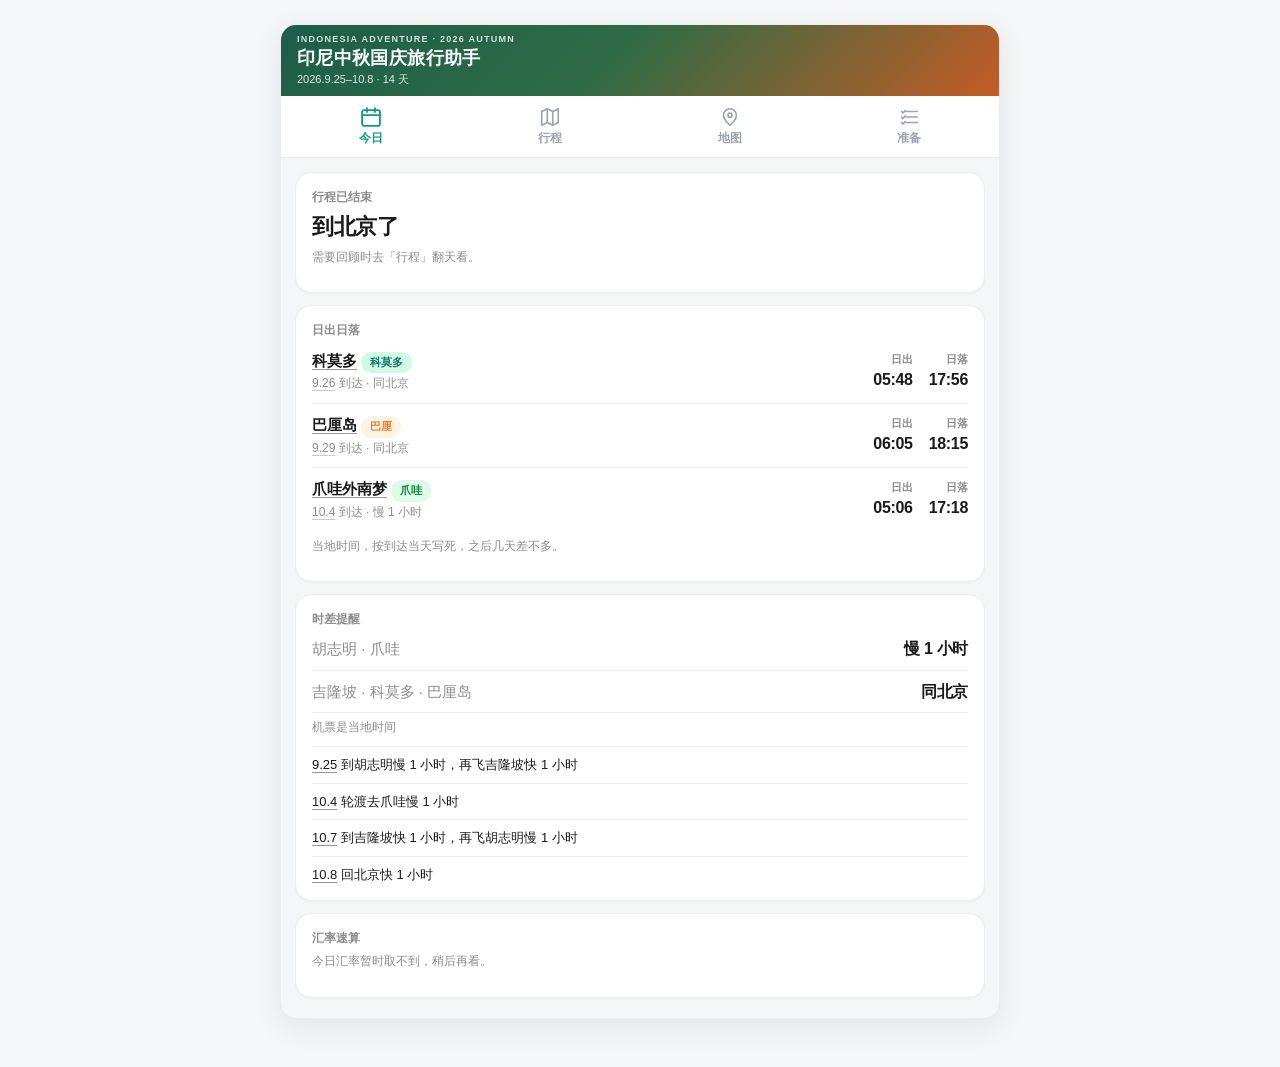
<file: index.html>
<!DOCTYPE html>
<html lang="zh-CN">
<head>
  <meta charset="UTF-8">
  <meta name="viewport" content="width=device-width, initial-scale=1, viewport-fit=cover">
  <meta name="theme-color" content="#1b5e4a">
  <meta name="apple-mobile-web-app-capable" content="yes">
  <meta name="mobile-web-app-capable" content="yes">
  <title>印尼中秋国庆旅行助手 · 2026.9.25–10.8</title>
  <link rel="stylesheet" href="vendor/leaflet/leaflet.css">
  <style>
    :root {
      --bg: #f5f6f8;
      --card: #fff;
      --text: #1a1a1a;
      --muted: #8c8c8c;
      --line: #ececec;
      --accent: #0d9b86;
      --purple: #8b5cf6;
      --orange: #e67e22;
      --blue: #3b82f6;
      --komodo: #0f766e;
      --bali: #e67e22;
      --java: #22c55e;
      --warn: #f97316;
      --ok: #0d9b86;
      --safe: env(safe-area-inset-bottom, 0px);
    }
    * { box-sizing: border-box; margin: 0; padding: 0; }
    body {
      font-family: -apple-system, BlinkMacSystemFont, "PingFang SC", "Hiragino Sans GB", "Noto Sans SC", "Microsoft YaHei", sans-serif;
      background: var(--bg);
      color: var(--text);
      line-height: 1.45;
      font-size: 15px;
      padding-bottom: calc(78px + var(--safe));
    }
    .ico {
      width: 1em; height: 1em; display: inline-block; vertical-align: -0.15em;
      stroke: currentColor; fill: none; stroke-width: 1.8; stroke-linecap: round; stroke-linejoin: round;
    }
    header {
      position: sticky; top: 0; z-index: 2000;
      background: linear-gradient(135deg, #1b5e4a 0%, #2f6b45 46%, #c45c26 100%);
      color: #fff;
      padding: 8px 16px 9px;
      isolation: isolate;
    }
    .app { min-height: 100vh; }
    header .eyebrow {
      font-size: 9px; letter-spacing: .14em; text-transform: uppercase;
      opacity: .82; font-weight: 600; margin-bottom: 1px;
    }
    header h1 { font-size: 18px; font-weight: 800; letter-spacing: .02em; line-height: 1.25; }
    header .dates { font-size: 11px; opacity: .88; margin-top: 2px; }
    .wrap { padding: 14px 14px 8px; max-width: 720px; margin: 0 auto; }
    .card {
      background: var(--card);
      border: 1px solid var(--line);
      border-radius: 16px;
      padding: 16px;
      margin-bottom: 12px;
      box-shadow: 0 1px 3px rgba(16,24,40,.04);
    }
    .page-head {
      display: flex; align-items: baseline; gap: 8px;
      margin: 2px 0 12px; font-size: 22px; font-weight: 800;
    }
    .page-head span { font-size: 13px; font-weight: 500; color: var(--muted); }
    .add-pill {
      margin-left: auto; align-self: center; flex-shrink: 0;
      border: 0; background: var(--accent); color: #fff;
      border-radius: 99px; padding: 6px 12px;
      font-size: 13px; font-weight: 700;
      transition: transform .15s ease, filter .15s ease;
    }
    .add-pill:active { transform: scale(.96); filter: brightness(.94); }
    .add-pill:disabled { opacity: .45; }
    .add-box .field { margin-bottom: 8px; }
    .ebtn, .xbtn {
      flex-shrink: 0; border: 0; background: #f3f4f6; color: #4b5563;
      border-radius: 8px; width: 28px; height: 28px; padding: 0; margin-top: 1px;
      font-size: 16px; font-weight: 400; line-height: 1;
      display: inline-flex; align-items: center; justify-content: center;
    }
    .xbtn { color: #dc2626; background: #fef2f2; }
    .ebtn:active, .xbtn:active { transform: scale(.94); }
    .check-main { display: flex; gap: 10px; align-items: flex-start; flex: 1; min-width: 0; }
    .pack-row {
      display: flex; align-items: center; gap: 6px;
      border-top: 1px solid #f3f4f6;
    }
    .pack-row:first-of-type { border-top: none; }
    .pack-row .pack-st { border-top: none; padding-left: 10px; flex: 1; width: auto; min-width: 0; }
    .page-head.c-teal { color: var(--accent); }
    .page-head.c-purple { color: #9040b2; }
    .page-head.c-orange { color: var(--orange); }
    .page-head.c-blue { color: #4a69bd; }
    .kicker { font-size: 12px; font-weight: 700; color: var(--muted); }
    .kicker.urgent { color: #ef4444; }
    .kicker.urgent::before {
      content: ""; display: inline-block; width: 7px; height: 7px; border-radius: 50%;
      background: #ef4444; margin-right: 6px; vertical-align: 1px;
    }
    .next { font-size: 22px; font-weight: 800; margin: 4px 0 6px; letter-spacing: -.02em; }
    .chip {
      display: inline-block; font-size: 11px; font-weight: 700;
      padding: 3px 9px; border-radius: 99px; margin-right: 4px;
    }
    .chip-komodo { background: #d1fae5; color: var(--komodo); }
    .chip-bali { background: #fff3e6; color: var(--bali); }
    .chip-java { background: #dcfce7; color: #15803d; }
    .chip-transit { background: #f3e8ff; color: #7c3aed; }
    .chip-skip { background: #fff3e6; color: var(--orange); }
    .chip-must { background: #d1fae5; color: var(--ok); }
    .chip-ok { background: #d1fae5; color: #047857; }
    .chip-wait { background: #fff7ed; color: #c2410c; }
    .chip-alt { background: #fef3c7; color: #b45309; }
    .chip-canceling { background: #ffe4e6; color: #be123c; }
    .chip-off { background: #f3f4f6; color: #6b7280; }
    .warn {
      background: #fff7ed; color: #9a3412; border-radius: 10px;
      padding: 10px 12px; font-size: 13px; margin-top: 8px;
    }
    .callout {
      background: #fff7e8; color: #c2410c; border-radius: 10px;
      padding: 8px 10px; font-size: 12px; margin-top: 8px; font-weight: 600;
    }
    .row {
      display: grid; grid-template-columns: 52px 1fr;
      gap: 8px; padding: 10px 0; border-top: 1px solid #f3f4f6;
    }
    .row:first-of-type { border-top: none; }
    .t { font-variant-numeric: tabular-nums; font-size: 12px; color: var(--muted); padding-top: 2px; }
    .title { font-weight: 700; font-size: 15px; }
    .note { font-size: 12px; color: var(--muted); margin-top: 3px; }
    .hl { color: var(--orange); }
    .memo { color: var(--ok); }
    .day-btn {
      width: 100%; text-align: left; background: var(--card); border: 1px solid var(--line);
      border-radius: 16px; padding: 12px 14px; margin-bottom: 8px;
      display: flex; align-items: center; gap: 10px;
      box-shadow: 0 1px 3px rgba(16,24,40,.04);
      transition: transform .16s ease, box-shadow .16s ease, background .16s ease;
    }
    .day-btn:active { transform: scale(.985); }
    .day-btn .d {
      font-weight: 800; min-width: 48px; font-size: 12px; color: #fff;
      text-align: center; border-radius: 10px; padding: 8px 6px; line-height: 1.2;
    }
    .day-btn.ph-komodo .d { background: var(--komodo); }
    .day-btn.ph-bali .d { background: var(--bali); }
    .day-btn.ph-java .d { background: var(--java); }
    .day-btn.ph-transit .d { background: var(--purple); }
    .day-btn .ttl { flex: 1; font-weight: 700; font-size: 14px; }
    .filters { display: flex; gap: 8px; overflow-x: auto; padding: 0 0 12px; }
    .filters button {
      border: 1px solid var(--line); background: #fff; color: #4b5563;
      border-radius: 99px; padding: 6px 14px; font-size: 12px; font-weight: 650; white-space: nowrap;
      transition: background .18s ease, color .18s ease, border-color .18s ease, transform .15s ease;
    }
    .filters button:active { transform: scale(.96); }
    .filters button.on { background: var(--accent); color: #fff; border-color: var(--accent); }
    .subchrome {
      position: sticky;
      top: var(--header-h, 72px);
      z-index: 1900;
      isolation: isolate;
      margin: -14px -14px 12px;
      padding: 8px 14px 10px;
      background: rgba(245,246,248,.96);
      backdrop-filter: blur(12px);
    }
    .subchrome[hidden] { display: none !important; }
    .subnav {
      display: grid; gap: 6px;
      margin: 0; padding: 0;
      position: static;
      background: none;
    }
    .subnav.n4 { grid-template-columns: repeat(4, 1fr); }
    .subnav.n3 { grid-template-columns: repeat(3, 1fr); }
    .subnav.n2 { grid-template-columns: repeat(2, 1fr); }
    .subnav button {
      border: 0; background: #fff; color: #6b7280;
      border-radius: 12px; padding: 8px 4px; font-size: 13px; font-weight: 650;
      border: 1px solid var(--line);
      transition: background .2s ease, color .2s ease, border-color .2s ease, transform .15s ease;
    }
    .subnav button:active { transform: scale(.96); }
    .subnav button.on { background: var(--accent); color: #fff; border-color: var(--accent); }
    .jumps { display: flex; flex-wrap: wrap; gap: 6px; margin-top: 8px; }
    .tap {
      color: inherit;
      cursor: pointer;
      text-decoration: underline;
      text-decoration-color: color-mix(in srgb, currentColor 45%, transparent);
      text-underline-offset: 3px;
      text-decoration-thickness: 1px;
      -webkit-tap-highlight-color: transparent;
      transition: opacity .15s ease;
    }
    .tap:active { opacity: .55; }
    .hl-flash { animation: hlflash 1.4s ease; }
    #page-trip .item, #page-trip .card {
      scroll-margin-top: calc(var(--header-h, 72px) + 58px);
    }
    @keyframes hlflash {
      0%, 100% { background: #fff; }
      25% { background: #ccfbf1; }
    }
    .check { display: flex; gap: 8px; align-items: flex-start; padding: 11px 0; border-top: 1px solid #f3f4f6; }
    .check:first-of-type { border-top: none; }
    .check input {
      appearance: none; -webkit-appearance: none;
      margin-top: 2px; width: 18px; height: 18px; flex-shrink: 0;
      border: 1.6px solid #d1d5db; border-radius: 5px; background: #fff;
      transition: background .16s ease, border-color .16s ease, transform .16s ease;
    }
    .check input:checked {
      background: var(--accent); border-color: var(--accent);
      transform: scale(1.06);
      background-image: url("data:image/svg+xml;utf8,<svg xmlns='http://www.w3.org/2000/svg' viewBox='0 0 16 16'><path fill='none' stroke='white' stroke-width='2.2' stroke-linecap='round' stroke-linejoin='round' d='M3.5 8.2l3 3 6-6.4'/></svg>");
      background-size: 12px; background-repeat: no-repeat; background-position: center;
    }
    .check .lab { transition: color .16s ease; }
    .check.done .lab { color: var(--muted); text-decoration: line-through; }
    .prep-date {
      flex-shrink: 0; min-width: 2.4em; padding-top: 1px;
      font-size: 12px; font-weight: 700; color: var(--muted);
      font-variant-numeric: tabular-nums;
    }
    .pack-st {
      display: flex; gap: 10px; align-items: center;
      width: 100%; text-align: left;
      background: none; border: 0; border-top: 1px solid #f3f4f6;
      padding: 11px 0 11px 10px; font: inherit; color: inherit;
      position: relative;
      transition: background .15s ease, transform .15s ease;
    }
    .pack-st:not(:disabled):active { transform: scale(.99); background: #f8faf9; }
    .pack-st:first-of-type { border-top: none; }
    .pack-st:disabled { opacity: 1; cursor: default; }
    .pack-st:not(:disabled) { cursor: pointer; }
    .pack-st .lab { flex: 1; font-weight: 700; font-size: 14px; }
    .pack-st::before {
      content: ""; position: absolute; left: 0; top: 10px; bottom: 10px;
      width: 4px; border-radius: 4px;
    }
    .st-none::before { background: var(--orange); }
    .st-have::before { background: var(--blue); }
    .st-packed::before { background: var(--accent); }
    .st-pill {
      flex-shrink: 0; font-size: 11px; font-weight: 700;
      padding: 2px 8px; border-radius: 99px; min-width: 52px; text-align: center;
      transition: background .18s ease, color .18s ease;
    }
    .st-none .st-pill { background: #fff3e6; color: var(--orange); }
    .st-have .st-pill { background: #dbeafe; color: #1d4ed8; }
    .st-packed .st-pill { background: #d1fae5; color: #047857; }
    .st-packed .lab { color: var(--muted); text-decoration: line-through; }
    .stats {
      display: grid; grid-template-columns: repeat(3, 1fr); gap: 8px; margin: 10px 0 4px;
    }
    .stat {
      background: #fff; border: 1px solid var(--line); border-radius: 14px;
      padding: 12px 8px; text-align: center;
      font: inherit; color: inherit; width: 100%;
    }
    button.stat { cursor: pointer; }
    button.stat:active { transform: scale(.98); }
    .stat.on { border-color: var(--accent); box-shadow: 0 0 0 2px rgba(13,155,134,.18); }
    .stat.miss.on { border-color: var(--orange); box-shadow: 0 0 0 2px rgba(234,88,12,.16); }
    .stat b { display: block; font-size: 22px; font-weight: 800; line-height: 1.1; }
    .stat span { font-size: 11px; color: var(--muted); }
    .stat.miss b { color: var(--orange); }
    .stat.have b { color: var(--blue); }
    .stat.ok b { color: var(--accent); }
    .prog { margin: 8px 0 4px; }
    .prog-top { display: flex; justify-content: space-between; font-size: 12px; color: var(--muted); margin-bottom: 6px; }
    .prog-top b { color: var(--accent); }
    .prog-bar { height: 8px; background: #d1fae5; border-radius: 99px; overflow: hidden; }
    .prog-bar i { display: block; height: 100%; background: var(--accent); border-radius: 99px; transition: width .35s ease; }
    .add-box .pair { display: grid; grid-template-columns: 1fr 1fr; gap: 8px; }
    .add-box .pair .field { margin-bottom: 8px; }
    .date-picks {
      display: flex; flex-wrap: wrap; gap: 6px;
      margin: 0 0 8px;
    }
    .date-pick {
      border: 1px solid var(--line); background: #fff; color: #4b5563;
      border-radius: 99px; padding: 6px 10px; font-size: 12px; font-weight: 650;
      transition: background .15s ease, color .15s ease, border-color .15s ease, transform .12s ease;
    }
    .date-pick:active { transform: scale(.96); }
    .date-pick.on { background: var(--accent); color: #fff; border-color: var(--accent); }
    .spend-row {
      display: flex; align-items: flex-start; gap: 8px;
      padding: 11px 0; border-top: 1px solid #f3f4f6;
    }
    .spend-row:first-of-type { border-top: none; }
    .spend-row .lab { flex: 1; min-width: 0; }
    .spend-row .lab b { display: block; font-size: 14px; font-weight: 700; }
    .spend-amt { font-variant-numeric: tabular-nums; font-weight: 800; white-space: nowrap; text-align: right; }
    .spend-amt.wait { color: var(--orange); font-weight: 700; font-size: 13px; }
    .spend-sum {
      display: flex; justify-content: space-between; align-items: baseline;
      gap: 10px; padding: 8px 0 2px; font-size: 13px;
    }
    .spend-sum span { color: var(--muted); }
    .spend-bar {
      display: flex; height: 8px; background: #eef2f1; border-radius: 99px;
      overflow: hidden; margin-top: 6px;
    }
    .spend-bar i { display: block; height: 100%; flex: none; background: var(--accent); }
    .spend-dot {
      display: inline-block; width: 8px; height: 8px; border-radius: 50%;
      margin-right: 5px; vertical-align: 1px;
    }
    .spend-legend {
      display: flex; flex-wrap: wrap; gap: 6px 12px;
      margin-top: 12px; padding-top: 10px; border-top: 1px solid var(--line);
      font-size: 11px; color: var(--muted);
    }
    textarea {
      width: 100%; min-height: 88px; border: 1px solid var(--line); border-radius: 12px;
      padding: 10px; font: inherit; resize: none; background: #fafafa;
      overflow: hidden; field-sizing: content;
    }
    .hint { font-size: 12px; color: var(--muted); margin: 6px 0 10px; }
    .btn {
      border: 0; background: var(--accent); color: #fff; border-radius: 10px;
      padding: 9px 12px; font: inherit; font-weight: 700; font-size: 13px;
      transition: transform .15s ease, filter .15s ease, background .18s ease;
    }
    .btn:active { transform: scale(.97); filter: brightness(.94); }
    .btn.sec { background: #fff; color: var(--accent); border: 1px solid var(--accent); }
    .btn:disabled { opacity: .45; }
    .ghost, a.ghost {
      display: inline-flex; align-items: center; gap: 4px;
      border: 1px solid var(--accent); color: var(--accent); background: #fff;
      border-radius: 8px; padding: 3px 8px; font-size: 11px; font-weight: 700;
      text-decoration: none; flex-shrink: 0; line-height: 1.2;
      -webkit-tap-highlight-color: transparent;
    }
    a.ghost:active { filter: brightness(.94); }
    .title .ghost { margin-left: 6px; vertical-align: 1px; }
    .ghost .ico-ext { width: 9px; height: 9px; margin-left: 1px; }
    .wrap.swiping a.jump-ext { pointer-events: none; }
    .field {
      width: 100%; border: 1px solid var(--line); border-radius: 10px;
      padding: 9px 10px; font: inherit; background: #fafafa; margin-bottom: 8px;
    }
    .bar { display: flex; gap: 8px; flex-wrap: wrap; margin-top: 8px; }
    .okline { font-size: 12px; color: var(--ok); }
    .err { font-size: 12px; color: #dc2626; margin-top: 4px; }
    .gate-card { padding: 10px 12px; }
    .gate-card .kicker { font-size: 10px; }
    .gate-card .field { padding: 7px 9px; margin-bottom: 6px; }
    .gate-card .hint { margin: 4px 0 6px; }
    .gate-card .btn { padding: 7px 10px; font-size: 12px; }
    .gate-card .okline { margin-top: 4px; }
    nav {
      position: fixed; left: 0; right: 0; bottom: 0; z-index: 2100;
      display: grid; grid-template-columns: repeat(4, 1fr);
      background: #fff; border-top: 1px solid var(--line);
      padding: 6px 0 calc(6px + var(--safe));
    }
    nav button {
      border: 0; background: none; padding: 4px 0 2px;
      font-size: 10px; color: #9ca3af; font-weight: 650;
      display: flex; flex-direction: column; align-items: center; gap: 2px;
      transition: color .2s ease, transform .15s ease;
    }
    nav button svg { width: 22px; height: 22px; transition: transform .18s ease; }
    nav button:active { transform: scale(.92); }
    nav button.on { color: var(--accent); }
    nav button.on svg { transform: scale(1.08); }
    .page { display: none; position: relative; z-index: 0; }
    .page.on { display: block; overflow-x: hidden; }
    .day-card { display: none; }
    .day-card.open { display: block; animation: dayOpen .22s ease; }
    @keyframes dayOpen { from { opacity: 0; transform: translateY(-8px); } to { opacity: 1; transform: none; } }
    .fx-row {
      display: flex; justify-content: space-between; align-items: baseline;
      gap: 12px; padding: 9px 0; border-bottom: 1px solid var(--line);
      font-size: 15px;
    }
    .fx-row:last-of-type { border-bottom: 0; }
    .fx-row span { color: var(--muted); }
    .fx-row b { font-size: 16px; font-weight: 800; letter-spacing: -.02em; }
    #fx-card a { color: var(--muted); }
    .sun-row {
      display: grid; grid-template-columns: 1fr auto;
      gap: 6px 16px; align-items: center;
      padding: 10px 0; border-bottom: 1px solid var(--line);
    }
    .sun-row:last-of-type { border-bottom: 0; }
    .sun-place { font-weight: 800; font-size: 15px; }
    .sun-meta { font-size: 12px; color: var(--muted); margin-top: 2px; }
    .sun-times { display: flex; gap: 16px; text-align: right; font-variant-numeric: tabular-nums; }
    .sun-times .k { display: block; font-size: 11px; color: var(--muted); font-weight: 650; }
    .sun-times b { font-size: 16px; font-weight: 800; letter-spacing: -.02em; }
    .tz-shift {
      font-size: 13px; line-height: 1.5;
      padding: 8px 0 0; margin-top: 8px; border-top: 1px solid var(--line);
    }
    .callout.tz-note { background: #eef2ff; color: #4338ca; }
    .item {
      position: relative; overflow: hidden;
      background: #fff; border: 1px solid var(--line); border-radius: 16px;
      padding: 14px 14px 12px 16px; margin: 0 0 10px;
      box-shadow: 0 1px 3px rgba(16,24,40,.04);
    }
    .item::before {
      content: ""; position: absolute; left: 0; top: 0; bottom: 0; width: 4px;
    }
    .item.ph-transit::before { background: var(--purple); }
    .item.ph-komodo::before { background: var(--komodo); }
    .item.ph-bali::before { background: var(--bali); }
    .item.ph-java::before { background: var(--java); }
    .item.st-cancel { color: #9ca3af; }
    .item.st-cancel::before { background: #9ca3af; }
    .item.st-cancel .stay-name,
    .item.st-cancel .stay-meta,
    .item.st-cancel .note,
    .item.st-cancel .stay-top,
    .item.st-cancel .ico { color: #9ca3af; }
    .item.st-cancel .ghost { border-color: #d1d5db; color: #9ca3af; }
    .item.st-canceling {
      background: #fad1d8;
      border-color: #f5b7c2;
    }
    .item.st-alt {
      background: #fffbeb;
      border-color: #fde68a;
    }
    .ticket-top, .stay-top {
      display: flex; justify-content: space-between; align-items: center; gap: 8px;
    }
    .stay-actions { display: inline-flex; align-items: center; gap: 6px; flex-shrink: 0; }
    .ticket-no { font-size: 13px; font-weight: 700; }
    .ticket-al { color: var(--muted); font-weight: 500; }
    .ticket-route {
      display: grid; grid-template-columns: 1fr auto 1fr;
      align-items: center; gap: 8px; margin: 10px 0 8px;
    }
    .ticket-time { font-size: 22px; font-weight: 800; letter-spacing: -.03em; font-variant-numeric: tabular-nums; }
    .ticket-city { font-size: 12px; color: var(--muted); margin-top: 2px; }
    .ticket-end.right { text-align: right; }
    .ticket-mid { color: var(--accent); text-align: center; min-width: 72px; }
    .ticket-mid svg { width: 18px; height: 18px; }
    .ticket-mid .dash {
      height: 0; border-top: 1.5px dashed #cbd5e1; margin-top: 4px;
    }
    .ticket-dur {
      font-size: 10px; color: var(--muted); font-weight: 500;
      margin-top: 4px; line-height: 1.2; white-space: nowrap;
    }
    .ticket-foot {
      display: flex; justify-content: space-between; align-items: center;
      gap: 8px; font-size: 12px; color: var(--muted); margin-top: 4px;
    }
    .ticket-foot .bag { display: inline-flex; align-items: center; gap: 4px; }
    .stay-name { font-size: 16px; font-weight: 800; margin: 6px 0 4px; }
    .stay-meta { font-size: 13px; color: #4b5563; }
    .act-card { isolation: isolate; }
    .act-card::before { z-index: 3; }
    .act-photo {
      position: absolute; inset: 0;
      width: 100%; height: 100%;
      object-fit: cover; object-position: 92% 16%;
      pointer-events: none; z-index: 0;
      opacity: 0;
    }
    .act-photo.is-in { opacity: 1; transition: opacity .22s ease; }
    .act-card::after {
      content: "";
      position: absolute; inset: 0;
      z-index: 1; pointer-events: none;
      background: linear-gradient(
        54deg,
        #fff 0%,
        #fff 34%,
        rgba(255,255,255,.92) 42%,
        rgba(255,255,255,.62) 50%,
        rgba(255,255,255,.28) 58%,
        rgba(255,255,255,.08) 66%,
        transparent 76%
      );
    }
    .act-card .stay-top,
    .act-card .stay-name,
    .act-card .stay-meta,
    .act-card .note,
    .act-card .callout,
    .act-card .act-foot { position: relative; z-index: 2; }
    .act-card .callout {
      background: linear-gradient(
        to right,
        #fff7e8 0%,
        #fff7e8 46%,
        rgba(255,247,232,.55) 70%,
        rgba(255,247,232,0) 100%
      );
    }
    .act-card .ghost { z-index: 3; }
    .act-card .stay-name { max-width: 62%; }
    .act-card .stay-meta,
    .act-card .note { max-width: 72%; }
    .act-card .act-foot {
      display: flex; justify-content: space-between; align-items: flex-end;
      gap: 8px; margin-top: 8px; position: relative; z-index: 3;
    }
    .act-card .act-foot .callout { margin-top: 0; flex: 1; min-width: 0; }
    .act-card .act-foot .ghost { margin-left: auto; }
    .map-box {
      height: 42vh; min-height: 220px; max-height: 380px;
      border-radius: 14px; overflow: hidden; border: 1px solid var(--line);
      position: relative; z-index: 0; isolation: isolate;
      transform: translateZ(0);
      -webkit-mask-image: -webkit-radial-gradient(white, black);
    }
    .map-focus { display: flex; gap: 8px; margin: 8px 0 10px; }
    .map-focus button {
      flex: 1; border: 0; border-radius: 10px; padding: 8px 6px;
      font-size: 13px; font-weight: 700; color: #fff;
      transition: transform .16s ease, filter .16s ease;
    }
    .map-focus button:active { transform: scale(.97); filter: brightness(.92); }
    .map-focus .f-komodo { background: var(--komodo); }
    .map-focus .f-bali { background: var(--bali); }
    .map-focus .f-java { background: var(--java); }
    .marker-dot {
      width: 10px; height: 10px; border-radius: 50%;
      border: 1.5px solid #fff; box-shadow: 0 1px 3px rgba(0,0,0,.3);
    }
    .marker-hotel {
      width: 8px; height: 8px; border-radius: 50%;
      border: 1.5px solid #fff; box-shadow: 0 1px 3px rgba(0,0,0,.3);
    }
    .map-legend { display: flex; flex-wrap: wrap; gap: 8px 12px; font-size: 12px; color: var(--muted); margin: 8px 0 12px; }
    .leg-row {
      display: flex; justify-content: space-between; align-items: baseline;
      gap: 12px; padding: 10px 0; border-top: 1px solid #f3f4f6;
    }
    .leg-row:first-of-type { border-top: none; }
    .leg-row .lab { font-weight: 700; font-size: 14px; }
    .leg-row .meta { font-size: 12px; color: var(--muted); text-align: right; line-height: 1.45; }
    .legend-line { display: inline-block; width: 22px; height: 3px; vertical-align: middle; margin-right: 4px; border-radius: 2px; }
    .marker-num {
      width: 26px; height: 26px; border-radius: 50%;
      display: flex; align-items: center; justify-content: center;
      font-size: 11px; font-weight: 700; color: #fff;
      border: 2px solid #fff; box-shadow: 0 2px 6px rgba(0,0,0,.25);
    }
    .leaflet-popup-content { font-size: 13px; line-height: 1.4; }
    .empty { color: var(--muted); font-size: 13px; padding: 8px 0; }

    @media (prefers-reduced-motion: reduce) {
      *, *::before, *::after {
        animation: none !important;
        transition: none !important;
      }
    }

    @media (min-width: 800px) {
      body { padding-bottom: 24px; }
      .app {
        max-width: 720px;
        margin: 24px auto;
        background: var(--bg);
        border: 1px solid var(--line);
        border-radius: 16px;
        overflow: hidden;
        box-shadow: 0 8px 30px rgba(28,25,23,.08);
      }
      header { position: static; }
      nav {
        position: static;
        border-top: none;
        border-bottom: 1px solid var(--line);
        padding-bottom: 8px;
      }
      nav button { font-size: 12px; }
      .subchrome { top: 0; }
    }
  </style>
</head>
<body>
<div class="app">
  <header>
    <p class="eyebrow">Indonesia Adventure · 2026 Autumn</p>
    <h1>印尼中秋国庆旅行助手</h1>
    <p class="dates">2026.9.25–10.8 · 14 天</p>
  </header>

  <nav>
    <button class="on" data-page="today">
      <svg viewBox="0 0 24 24" fill="none" stroke="currentColor" stroke-width="1.8" stroke-linecap="round" stroke-linejoin="round"><rect x="3" y="5" width="18" height="16" rx="2"/><path d="M8 3v4M16 3v4M3 10h18"/></svg>
      <span>今日</span>
    </button>
    <button data-page="trip">
      <svg viewBox="0 0 24 24" fill="none" stroke="currentColor" stroke-width="1.8" stroke-linecap="round" stroke-linejoin="round"><polygon points="3 6 9 3 15 6 21 3 21 18 15 21 9 18 3 21"/><path d="M9 3v15M15 6v15"/></svg>
      <span>行程</span>
    </button>
    <button data-page="map">
      <svg viewBox="0 0 24 24" fill="none" stroke="currentColor" stroke-width="1.8" stroke-linecap="round" stroke-linejoin="round"><path d="M12 21s7-6.2 7-11a7 7 0 1 0-14 0c0 4.8 7 11 7 11z"/><circle cx="12" cy="10" r="2.2"/></svg>
      <span>地图</span>
    </button>
    <button data-page="prep">
      <svg viewBox="0 0 24 24" fill="none" stroke="currentColor" stroke-width="1.8" stroke-linecap="round" stroke-linejoin="round"><path d="M9 6h12M9 12h12M9 18h12"/><path d="M4 6.2 5.4 7.6 8 5M4 12.2 5.4 13.6 8 11M4 18.2 5.4 19.6 8 17"/></svg>
      <span>准备</span>
    </button>
  </nav>

  <main class="wrap">
    <div id="subchrome" class="subchrome" hidden></div>
    <section id="page-today" class="page on">
      <div class="card">
        <div class="kicker">出发倒计时</div>
        <div class="next">2026.9.25 北京出发</div>
        <p class="hint">点「行程」看日程/航班，「准备」看待办、行李和花费。</p>
      </div>
    </section>
    <section id="page-trip" class="page"></section>
    <section id="page-map" class="page"></section>
    <section id="page-prep" class="page"></section>
  </main>
</div>

<script src="vendor/leaflet/leaflet.js"></script>

<script>
const START = new Date(2026, 8, 25);
const END = new Date(2026, 9, 8);
const KEY_WHO = "trip2026-who";
const KEY_SID = "trip2026-sid";
const KEY_UNLOCK = "trip2026-unlock";
const KEY_FX = "trip2026-fx";
const KEY_DRAFT = "trip2026-draft";
const FX_API = "https://open.er-api.com/v6/latest/CNY";

let cloud = { prep: {}, pack: {}, notes: "", pinHash: "", updatedAt: "", by: "", lists: null };
let canEdit = false;
let syncing = false;
let saveTimer = null;
let dirty = false;
let pushing = false;
let bootError = "";
let tripTab = "days";
let tripFilter = "all";
let prepTab = "todo";
let packFilter = "all";

const flights = [
  { date:"9.25", iso:"2026-09-25", no:"VN517", al:"越南航空", route:"北京大兴 → 胡志明新山一 T2", from:"PKX", to:"SGN", dep:"08:30", arr:"12:25", bag:"托运 23KG", book:"去哪儿", note:"去程第一段", tz:"到胡志明，慢 1 小时" },
  { date:"9.25", iso:"2026-09-25", no:"VN679", al:"越南航空", route:"胡志明新山一 T2 → 吉隆坡 T1", from:"SGN", to:"KUL", dep:"15:25", arr:"18:25", bag:"托运 23KG", book:"去哪儿", note:"同机场 T2 中转；当晚住 T2 附近方便次日亚航", tz:"到吉隆坡，快 1 小时" },
  { date:"9.26", iso:"2026-09-26", no:"AK310", al:"亚洲航空", route:"吉隆坡 T2 → 科莫多", from:"KUL", to:"LBJ", dep:"10:45", arr:"14:25", bag:"无免费托运（已加购）", book:"去哪儿", note:"两人分单；住 Tune KLIA Aeropolis，去 klia2 T2" },
  { date:"9.29", iso:"2026-09-29", no:"QZ647", al:"印尼亚航", route:"科莫多 → 巴厘岛登巴萨 D", from:"LBJ", to:"DPS", dep:"13:05", arr:"14:20", bag:"以机票为准", book:"去哪儿", note:"抵登巴萨后接机去库塔" },
  { date:"10.7", iso:"2026-10-07", no:"QZ322", al:"印尼亚航", route:"泗水朱安达 T2 → 吉隆坡 T2", from:"SUB", to:"KUL", dep:"11:20", arr:"15:00", bag:"以机票为准", book:"去哪儿", note:"无餐食；机场酒店出发", tz:"到吉隆坡，快 1 小时" },
  { date:"10.7", iso:"2026-10-07", no:"VN678", al:"越南航空", route:"吉隆坡 T1 → 胡志明新山一 T2", from:"KUL", to:"SGN", dep:"19:25", arr:"20:15", bag:"托运 23KG", book:"去哪儿", note:"KUL T2 转到 T1，预留 4 小时", tz:"到胡志明，慢 1 小时" },
  { date:"10.8", iso:"2026-10-08", no:"VN516", al:"越南航空", route:"胡志明新山一 T2 → 北京大兴", from:"SGN", to:"PKX", dep:"00:35", arr:"06:30", bag:"托运 23KG", book:"去哪儿", note:"时刻已变更（原 00:45）；SGN 过夜中转不出机场", tz:"到北京，快 1 小时" }
];

const hotels = [
  { inn:"9.25", out:"9.26", nights:1, name:"Tune Hotel KLIA Aeropolis", aka:["Tune Hotel KLIA Aeropolis","吉隆坡机场图恩酒店","图恩酒店","吉隆坡市区酒店","T2 附近酒店","T2附近酒店","吉隆坡酒店"], room:"客房双人床 10㎡，含早", status:"ok", platform:"Agoda", note:"已付款 ¥203.73；RAN WEIJUN；14:00 入住 / 11:00 退房；不可退；+60387872759；次日 AK310 在旁 klia2", lat:2.7445, lng:101.6748 },
  { inn:"9.26", out:"9.27", nights:1, name:"Katamaran Hotel & Resort Komodo", aka:["Katamaran","卡塔马兰酒店及度假村","卡塔马兰"], room:"豪华海景特大床房", status:"ok", platform:"去哪儿", note:"卡塔马兰；日出徒步需预约；酒店桨板 / 浮潜", lat:-8.4716, lng:119.8768 },
  { inn:"9.27", out:"9.29", nights:2, name:"Seaesta Komodo Hostel & Hotel", aka:["Seaesta Komodo","Seaesta","西亚斯塔"], room:"双人房", status:"ok", platform:"去哪儿", note:"西亚斯塔；不含早餐", lat:-8.4894, lng:119.8778 },
  { inn:"9.29", out:"9.30", nights:1, name:"The Kuta Beach Heritage Hotel", aka:["库塔海滩遗产酒店","库塔酒店"], room:"豪华传统特大床房", status:"ok", platform:"携程", note:"雅高管理；9.30 含 2 早；携程 454566143239", lat:-8.7206, lng:115.1699 },
  { inn:"9.30", out:"10.1", nights:1, name:"Meruhdani Boutique Ubud", aka:["Meruhdani","梅鲁达尼精品酒店","梅鲁达尼"], room:"园景高级豪华房", status:"ok", platform:"去哪儿", note:"梅鲁达尼精品酒店", lat:-8.5062, lng:115.2587 },
  { inn:"10.1", out:"10.3", nights:2, name:"Habitat Boutique Dive Resort", aka:["Habitat"], room:"潜店配套", status:"ok", platform:"微信直订", note:"yansu_diving / Let's dive，图蓝本", lat:-8.2758, lng:115.5915 },
  { inn:"10.1", out:"10.3", nights:2, name:"Seamount Amed 艾湄海山酒店", aka:["Seamount Amed","Seamount","艾湄海山酒店"], room:"海景豪华双人或双床间", status:"cancel", platform:"去哪儿", note:"已退订，勿入住", lat:-8.3352, lng:115.6467 },
  { inn:"10.1", out:"10.3", nights:2, name:"Ocean Villa Dive Resort Tulamben", aka:["Ocean Villa"], room:"—", status:"cancel", platform:"携程", note:"已退订，勿入住", lat:-8.2745, lng:115.5920 },
  { inn:"10.3", out:"10.4", nights:1, name:"New Sunari Lovina Beach Resort", aka:["新苏纳里罗威那海滩度假村","New Sunari","新苏纳里"], room:"高级房", status:"ok", platform:"去哪儿", note:"新苏纳里罗威那海滩度假村", lat:-8.1542, lng:115.0346 },
  { inn:"10.4", out:"10.5", nights:1, name:"NusaBay Menjangan", aka:["NusaBay","努沙海湾蒙简甘","门姜酒店","WHM"], room:"特惠 Jungle Lanai Cottage · 50㎡ 大床", status:"cancel", platform:"Trip.com", note:"已退订，勿入住。行程住 Ketapang Indah", lat:-8.1047, lng:114.5178 },
  { inn:"10.4", out:"10.5", nights:1, name:"Ketapang Indah Hotel", aka:["Ketapang Indah","外南梦酒店","Banyuwangi酒店","凯特邦印达酒店"], room:"园景小屋 Cottage Garden View · 32㎡ 双人床或双床 · 含早", status:"ok", platform:"Agoda", note:"正住；宜珍已放弃。2 人 Ran Weijun；Agoda ¥379.76；Jl. Gatot Subroto Km.6, Banyuwangi 68421；+62 333 422280；15:00 入住 / 12:00 退房；10.5 去 Ketapang 站坐 15:00 火车", lat:-8.1610, lng:114.3940 },
  { inn:"10.4", out:"10.5", nights:1, name:"Purwa Ijen", aka:["Purwa Ijen"], room:"花园景双人间", status:"cancel", platform:"携程", note:"已退订，勿入住。宜珍已放弃，行程住 Ketapang Indah。携程 1767788834", lat:-8.1866, lng:114.2396 },
  { inn:"10.4", out:"10.5", nights:1, name:"Ijen Backpacker", aka:["Ijen Backpacker"], room:"—", status:"cancel", platform:"携程", note:"已退订，勿入住", lat:-8.1404, lng:114.3986 },
  { inn:"10.4", out:"10.5", nights:1, name:"Grand Harvest Resort & Villas Ijen", aka:["大丰收度假村","Grand Harvest","大丰收"], room:"花园景豪华双人间", status:"cancel", platform:"去哪儿", note:"已退订，勿入住。行程住 Ketapang Indah", lat:-8.1780, lng:114.2512 },
  { inn:"10.5", out:"10.6", nights:1, name:"Omah Kayu Bromo", aka:["Omah Kayu","布罗莫木屋"], room:"—", status:"cancel", platform:"Booking", note:"已换订，勿入住。行程住 Iki Ika Homestay", lat:-7.9175, lng:113.0273 },
  { inn:"10.5", out:"10.6", nights:1, name:"Iki Ika Homestay", aka:["Iki Ika Homestay","伊奇伊卡民宿","Iki Ika","伊奇伊卡","Ikiikahomestay"], room:"山景房 · 32㎡ 双人床 · 免费 WiFi", status:"ok", platform:"Agoda", note:"正住；已换订。2 人 Ran Weijun；Agoda ¥79.49；Desa Jetak；14:00 入住 / 12:00 退房；不可退", lat:-7.9169, lng:112.9907 },
  { inn:"10.5", out:"10.6", nights:1, name:"玛琅酒店（赛武预案）", aka:["玛琅","Malang","玛琅酒店"], room:"待订", status:"wait", platform:"", note:"布罗莫关闭预案；住玛琅，次日早去 Tumpak Sewu 再去泗水；勿与 Iki Ika 同时入住", lat:-7.9797, lng:112.6304 },
  { inn:"10.6", out:"10.7", nights:1, name:"Premier Place Surabaya Airport", aka:["Premier Place","泗水机场酒店","机场酒店"], room:"经典大床房", status:"ok", platform:"去哪儿", note:"泗水机场普瑞米尔广场；确认免费送机", lat:-7.3804, lng:112.7459 }
];

const acts = [
  { date:"9.27", name:"科莫多半日游", aka:["半日游"], who:"GP Travel & Rentals（Jordy）", detail:"Kelor 岛 → Menjerite → Kalong 蝙蝠岛落日", note:"英文向导，12人船", img:"img/acts/act-komodo-half.webp?v=2" },
  { date:"9.28", name:"科莫多一日跳岛", aka:["一日跳岛"], who:"GP Travel & Rentals", detail:"帕达尔岛 → 粉红沙滩 → 科莫多龙 → 月牙湾 → Manta Point → 海龟湾", note:"英文向导，18–25座船；两日两人共 IDR 1,400,000", img:"img/acts/act-komodo-day.webp?v=2" },
  { date:"9.29 16:00", name:"库塔冲浪私人课 2 小时", aka:["库塔冲浪私人课","冲浪课"], who:"Daddy and Mom Surfing School", detail:"零基础友好，教练带教", note:"Klook 已确认 ¥66.5", klook:true, img:"img/acts/act-kuta-surf.webp?v=2" },
  { date:"9.30", name:"库塔冲浪私人课 2 小时（第二天）", aka:["库塔海滩冲浪练习","冲浪练习"], who:"Daddy and Mom Surfing School", detail:"私人课 2 小时", note:"Klook 已确认 ¥70", klook:true, img:"img/acts/act-kuta-surf.webp?v=2" },
  { date:"10.1 08:30", name:"Ketut's Bali 美食烹饪教室", aka:["Ketut's Bali 烹饪课","Ketut's Bali","烹饪课"], who:"Klook", detail:"08:30 市场导览 → 09:30 烹饪班 → 12:30 午餐；乌布往返接送；8 道巴厘招牌菜", note:"订单 CAP433326，凭证 KLK0925092707", klook:true, img:"img/acts/act-cooking.webp?v=2" },
  { date:"10.1 13:00", name:"乌布 → 图蓝本包车", aka:["Bali Private Car Charter","乌布图蓝本包车","圣泉寺","百沙基母庙"], who:"Klook", detail:"13:00 Meruhdani 接 → 圣泉寺（可下水）→ Akasa 咖啡厅看 Batur 火山 → 百沙基母庙简逛 → Habitat 图蓝本", note:"已订；6 小时英文司机；凭证 KLK8448107649", klook:true },
  { date:"10.2–10.3", name:"OW 潜水考证", aka:["OW 考证","OW 理论","OW 开放水域","OW"], who:"yansu_diving / Let's dive", detail:"图蓝本自由号沉船，中文教练，含 Habitat 住宿", note:"微信已确认", img:"img/acts/act-ow-dive.webp?v=2" },
  { date:"10.3 14:00", name:"Aling-Aling 瀑布", aka:["Aling-Aling","Aling Aling","阿灵阿灵瀑布"], who:"Komang Arta 包车途经", detail:"Habitat 14:00 接，图蓝本 → Aling-Aling（停留至少 2 小时）→ 新苏纳里罗威那海滩度假村", note:"已订；2 人 IDR 600,000；乘客 RAN WEIJUN；门票另付" },
  { date:"10.4 下午", name:"Tabuhan / Bangsring 浮潜", aka:["Tabuhan","塔布汉","Pulau Tabuhan","Bangsring"], who:"现场找船", detail:"过海入住 Ketapang Indah 后，当天去 Bangsring 现场找船；不订两瓶水肺、不去门姜", note:"不预报团。到了再问码头/酒店；当天去不成可改 10.5 早，但 15:00 要赶 Ketapang 火车" },
  { date:"10.5 02:00", name:"宜珍火山夜爬", aka:["宜珍火山夜爬","宜珍蓝火"], who:"已取消", detail:"宜珍已放弃，不去", note:"Andre 已全部取消；Purwa 已退订", img:"img/acts/act-ijen-bluefire.webp?v=1" },
  { date:"10.6 02:00", name:"布罗莫日出", aka:["布罗莫日出","布罗莫观景台"], who:"庞越摩托", detail:"10.5 火车到庞越后租摩托上山，住 Iki Ika；02:00 观景台看日出和云海", note:"吉普未订。关闭则改赛武", img:"img/acts/act-bromo-sunrise.webp?v=1" },
  { date:"10.6", name:"赛武瀑布", aka:["Tumpak Sewu","Coban Sewu","千层瀑布","赛武"], who:"玛琅包车", detail:"布罗莫关闭预案；玛琅出发早上看 Tumpak Sewu，再去泗水", note:"玛琅酒店待订；门票、向导待补；下谷湿滑，带涉水鞋；临行确认瀑布是否开门" }
];

const days = [
  { date:"9.25", iso:"2026-09-25", title:"北京 → 胡志明 → 吉隆坡", phase:"transit",
    stay:"Tune Hotel KLIA Aeropolis（双人床含早，已确认）", breakfast:"机上 / 抵达后晚餐",
    flight:"VN517 08:30–12:25；VN679 15:25–18:25",
    tz:"到胡志明慢 1 小时；再飞吉隆坡快 1 小时",
    events:[
    { t:"05:30", title:"出发去北京大兴机场", note:"护照、e-VOA、行程单；VN517 提前 3 小时到场", kind:"must" },
    { t:"08:30", title:"VN517 飞胡志明", note:"越南航空，大兴 → 新山一 T2，托运 23KG", kind:"hl" },
    { t:"12:25", title:"抵达胡志明 T2", note:"不出海关，同航站楼转 VN679", kind:"must", tz:"慢 1 小时" },
    { t:"15:25", title:"VN679 飞吉隆坡", note:"新山一 T2 → 吉隆坡 T1，托运 23KG", kind:"hl" },
    { t:"18:25", title:"抵达吉隆坡 T1，转去 Tune KLIA Aeropolis", note:"T1 → klia2 / Aeropolis；图恩酒店已订，含早；次日 AK310 在 klia2", kind:"must", tz:"快 1 小时" }
  ]},
  { date:"9.26", iso:"2026-09-26", title:"吉隆坡 → 科莫多", phase:"komodo",
    stay:"Katamaran Hotel & Resort Komodo（豪华海景大床，已确认）", breakfast:"Tune 含早，11:00 前退房",
    flight:"AK310 10:45 吉隆坡 T2 → 14:25 科莫多",
    events:[
    { t:"08:00", title:"Tune 退房，去 klia2 T2", note:"酒店在 Aeropolis，步行或接驳；已加购 AK310 托运；两人分单", kind:"must" },
    { t:"10:45", title:"AK310 飞科莫多", note:"亚洲航空，无免费托运", kind:"hl" },
    { t:"14:25", title:"抵达 Labuan Bajo，入住 Katamaran", note:"卡塔马兰酒店及度假村", kind:"must" },
    { t:"16:00", title:"酒店玩桨板", note:"可预约酒店活动", kind:"hl" }
  ]},
  { date:"9.27", iso:"2026-09-27", title:"日出徒步 · 浮潜 · 蝙蝠日落", phase:"komodo",
    stay:"白天 Katamaran；晚 Seaesta Komodo（双人房，不含早餐）", breakfast:"Katamaran 早餐",
    flight:"无航班",
    events:[
    { t:"上午", title:"日出徒步 + 酒店浮潜", note:"日出徒步需预约", kind:"hl" },
    { t:"14:00", title:"Katamaran 退房", note:"换住西亚斯塔，近码头", kind:"must" },
    { t:"15:00", title:"科莫多半日游", note:"GP Travel / Jordy：Kelor → Menjerite → Kalong 落日；英文向导，12人船", kind:"hl" },
    { t:"19:00", title:"入住 Seaesta Komodo", note:"不含早餐；续住至 9.29", kind:"must" }
  ]},
  { date:"9.28", iso:"2026-09-28", title:"科莫多一日跳岛", phase:"komodo",
    stay:"Seaesta Komodo Hostel & Hotel（不含早餐）", breakfast:"船上简餐",
    flight:"无航班",
    events:[
    { t:"全天", title:"科莫多一日跳岛", note:"GP Travel：帕达尔岛 → 粉红沙滩 → 科莫多龙 → 月牙湾 → Manta Point → 海龟湾；18–25座船", kind:"hl" },
    { t:"晚上", title:"续住 Seaesta", note:"两日船游两人共 IDR 1,400,000；确认是否含国家公园门票", kind:"must" }
  ]},
  { date:"9.29", iso:"2026-09-29", title:"科莫多 → 库塔冲浪", phase:"bali",
    stay:"The Kuta Beach Heritage Hotel（豪华传统特大床，已确认）", breakfast:"Seaesta 不含早",
    flight:"QZ647 13:05 科莫多 → 14:20 登巴萨 D",
    events:[
    { t:"10:00", title:"Seaesta 退房，去科莫多机场", note:"印尼亚航 QZ647", kind:"must" },
    { t:"13:05", title:"QZ647 飞登巴萨", note:"抵达航站楼 D", kind:"hl" },
    { t:"14:20", title:"接机去库塔海滩遗产酒店", note:"接机待预订；雅高管理", kind:"must" },
    { t:"16:00", title:"库塔冲浪私人课 2 小时", note:"Daddy and Mom Surfing School；Klook REJ355397", kind:"hl" }
  ]},
  { date:"9.30", iso:"2026-09-30", title:"库塔冲浪 → 乌布", phase:"bali",
    stay:"Meruhdani Boutique Ubud（园景高级豪华房，已确认）", breakfast:"库塔酒店早餐（2份）",
    flight:"无航班，包车去乌布",
    events:[
    { t:"上午", title:"库塔海滩冲浪练习", note:"Daddy and Mom Surfing School；Klook 已确认", kind:"hl" },
    { t:"下午", title:"包车前往乌布，入住 Meruhdani", note:"包车待预订；梅鲁达尼精品酒店", kind:"must" },
    { t:"傍晚", title:"乌布 SPA + 手工体验", note:"待预订", kind:"hl" }
  ]},
  { date:"10.01", iso:"2026-10-01", title:"烹饪课 → 图蓝本", phase:"bali",
    stay:"Habitat Boutique Dive Resort（微信已确认，2 晚）", breakfast:"烹饪课午餐 12:30",
    flight:"Klook 13:00 包车北上图蓝本",
    events:[
    { t:"08:30", title:"Ketut's Bali 烹饪课", note:"市场导览 → 09:30 烹饪 → 12:30 午餐；含乌布接送；Klook CAP433326 / KLK0925092707", kind:"hl" },
    { t:"13:00", title:"包车前往图蓝本", note:"Klook 已订；Meruhdani 接 → 圣泉寺（可下水）→ Akasa 看 Batur 火山 → 百沙基母庙简逛 → Habitat；凭证 KLK8448107649", kind:"must" },
    { t:"晚上", title:"休整，准备 OW", note:"yansu_diving / Let's dive 中文教练", kind:"must" }
  ]},
  { date:"10.02", iso:"2026-10-02", title:"OW 考证 Day 1", phase:"bali",
    stay:"Habitat Boutique Dive Resort", breakfast:"酒店 / 潜店简餐",
    flight:"无航班",
    events:[
    { t:"全天", title:"OW 理论 + 平静水域技巧", note:"图蓝本自由号沉船课程；中文教练", kind:"hl" },
    { t:"傍晚", title:"下课去艾湄湾逛", note:"不住艾湄；回 Habitat", kind:"hl" }
  ]},
  { date:"10.03", iso:"2026-10-03", title:"OW 取证 → Aling-Aling → 罗威纳", phase:"bali",
    stay:"New Sunari Lovina Beach Resort（高级房，已确认）", breakfast:"潜店简餐",
    flight:"Komang Arta 14:00 包车，途经 Aling-Aling",
    events:[
    { t:"上午", title:"OW 开放水域第 1、2 潜，取证", note:"自由号沉船考核；下午 14:00 要在 Habitat 等车", kind:"hl" },
    { t:"14:00", title:"Komang 接往罗威纳，途经 Aling-Aling", note:"Habitat Boutique Dive Resort 接；2 人 IDR 600,000；瀑布停留至少 2 小时；入住新苏纳里罗威那海滩度假村；门票另付", kind:"must" },
    { t:"晚上", title:"到酒店后海边找追海豚船", note:"瀑布后到店偏晚；傍晚去海滩议价，约 500,000盾/船，浮潜和挂漂可谈；次日早起", kind:"must" }
  ]},
  { date:"10.04", iso:"2026-10-04", title:"追海豚 → 外南梦浮潜", phase:"java",
    stay:"Ketapang Indah Hotel（园景小屋含早，已确认）", breakfast:"追海豚后简餐 / 酒店晚餐",
    flight:"轮渡去爪哇；入住 Ketapang Indah；当天现场找船浮潜",
    tz:"过海去爪哇，慢 1 小时",
    events:[
    { t:"上午", title:"罗威纳追海豚，海上日出", note:"前一晚海边已议价，约 500,000盾/船；浮潜、挂漂可谈", kind:"hl" },
    { t:"午前", title:"追海豚后去 Gilimanuk 轮渡", note:"罗威纳 → 轮渡仍待预订；不过门姜、不去 Purwa / Andre", kind:"must" },
    { t:"过海", title:"轮渡到 Ketapang，入住 Ketapang Indah", note:"船约 45 分钟；到爪哇拨慢 1 小时；15:00 入住园景小屋，含早；Ran Weijun；+62 333 422280", kind:"must", tz:"慢 1 小时" },
    { t:"下午", title:"Bangsring 现场找船浮潜", note:"提前一天到现场问码头/酒店，不预报团；Tabuhan 短程即可。当天去不成再说明早，但 10.5 15:00 要赶火车", kind:"hl" }
    ]
  },
  { date:"10.05", iso:"2026-10-05", title:"外南梦 → 布罗莫", phase:"java",
    stay:"Iki Ika Homestay（山景房，已确认）", breakfast:"Ketapang Indah 含早",
    flight:"12:00 退房；15:00 Sangkuriang 7043A Ketapang → 18:49 庞越；站内租摩托上山",
    tz:"爪哇时间；10.4 已过海",
    events:[
    { t:"上午", title:"浮潜补上（若 10.4 没去成）", note:"短程；12:00 退房，15:00 火车。已去则休息、打包", kind:"hl" },
    { t:"12:00", title:"Ketapang Indah 退房", note:"园景小屋；去 Stasiun Ketapang（KTG）", kind:"must" },
    { t:"15:00", title:"火车去庞越", note:"Sangkuriang 7043A；Ketapang 15:00 → Probolinggo 18:49；高级经济舱 3 车厢 1A/1B；Traveloka 1397483384 / 54C95GS；两人共 IDR 433,500", kind:"must", tz:"爪哇时间" },
    { t:"18:49", title:"庞越下火车，租摩托上山", note:"已联系 IDR 150,000/天；勿去 Omah Kayu", kind:"must" },
    { t:"晚上", title:"入住 Iki Ika Homestay，休整", note:"Desa Jetak 山景房；02:00 出发看日出；Ran Weijun；不可退", kind:"must" }
    ],
    alt:{
      if:"布罗莫关闭",
      stay:"Iki Ika 仍已订；或改玛琅酒店待订",
      breakfast:"Ketapang Indah 含早",
      flight:"火车已订到庞越；若关则不上观景台，10.6 改赛武或直去泗水",
      events:[
        { t:"15:00", title:"仍坐火车到庞越", note:"票已出；若关则不住火山口观景，次日赛武或去泗水", kind:"must" }
      ]
    }
  },
  { date:"10.06", iso:"2026-10-06", title:"布罗莫日出 → 泗水", phase:"java",
    stay:"Premier Place Surabaya Airport（经典大床，已确认）", breakfast:"回民宿简餐",
    flight:"日出后去泗水，交通待订；次日 QZ322 不变",
    events:[
    { t:"02:00", title:"布罗莫日出", note:"庞越摩托；观景台 + 云海。吉普未订。布罗莫若关：上午改赛武或直去泗水", kind:"hl" },
    { t:"12:00", title:"Iki Ika 退房", note:"山景房；Desa Jetak", kind:"must" },
    { t:"下午", title:"出发去泗水", note:"摩托还车后去 Premier Place，包车待订。布罗莫若关则赛武后去泗水", kind:"must" },
    { t:"傍晚", title:"抵达泗水，入住 Premier Place", note:"确认免费送机；次日 QZ322 不变", kind:"must" }
    ],
    alt:{
      if:"布罗莫关闭",
      stay:"Premier Place Surabaya Airport（经典大床，已确认）",
      breakfast:"赛武后简餐",
      flight:"赛武后去泗水；次日 QZ322 不变",
      events:[
        { t:"07:00", title:"去 Tumpak Sewu", note:"玛琅出发约 2–3 小时；下谷看千层瀑布，湿滑带涉水鞋；门票待补", kind:"hl" },
        { t:"中午", title:"出发去泗水", note:"赛武回玛琅约 2–3 小时，再到 Premier Place 约 2 小时", kind:"must" },
        { t:"下午", title:"抵达泗水，入住 Premier Place", note:"确认免费送机；次日 QZ322 不变", kind:"must" }
      ]
    }
  },
  { date:"10.07", iso:"2026-10-07", title:"泗水 → 吉隆坡 → 胡志明", phase:"transit",
    stay:"胡志明新山一中转（不出机场）", breakfast:"机场酒店早餐",
    flight:"QZ322 11:20–15:00；VN678 19:25–20:15",
    tz:"到吉隆坡快 1 小时；再飞胡志明慢 1 小时",
    events:[
    { t:"09:00", title:"机场酒店退房，送机", note:"确认 Premier Place 免费送机；QZ322 无餐食", kind:"must" },
    { t:"11:20", title:"QZ322 飞吉隆坡 T2", note:"泗水朱安达 T2 → 吉隆坡 T2", kind:"hl" },
    { t:"15:00", title:"抵达吉隆坡 T2，转到 T1", note:"VN678 在 T1，预留 4 小时", kind:"must", tz:"快 1 小时" },
    { t:"19:25", title:"VN678 飞胡志明", note:"吉隆坡 T1 → 新山一 T2，托运 23KG", kind:"hl" },
    { t:"20:15", title:"抵达胡志明 T2，过夜中转", note:"不出机场；联程行李直挂", kind:"must", tz:"慢 1 小时" }
  ]},
  { date:"10.08", iso:"2026-10-08", title:"胡志明 → 北京", phase:"transit",
    stay:"返程无酒店", breakfast:"机上",
    flight:"VN516 00:35 新山一 T2 → 06:30 北京大兴",
    tz:"到北京，快 1 小时",
    events:[
    { t:"00:35", title:"VN516 飞北京大兴", note:"时刻已变更（原 00:45）；托运 23KG", kind:"hl" },
    { t:"06:30", title:"抵达北京大兴，行程结束", note:"检查行李", kind:"must", tz:"快 1 小时" }
  ]}
];

// Built-in packing catalog only. Couple add/edit/delete is in cloud.lists
// (extraPack / gonePack / editPack). Do not copy those user items into this
// array, and do not reset cloud.lists when changing this list.
const bags = [
  { id:"b-pass", g:"证件类", t:"护照", st:"have" },
  { id:"b-id", g:"证件类", t:"身份证", st:"have" },
  { id:"b-visa", g:"证件类", t:"签证打印件（待办 e-VOA）", st:"none" },
  { id:"b-tix", g:"证件类", t:"机票行程单", st:"none" },
  { id:"b-card", g:"证件类", t:"信用卡 / 借记卡", st:"have" },
  { id:"b-cash", g:"证件类", t:"现金印尼盾 + 马来币", st:"none" },
  { id:"e-fan", g:"电子设备", t:"挂脖风扇", st:"have" },
  { id:"e-lamp", g:"电子设备", t:"头灯 + 电池", st:"have" },
  { id:"e-sim", g:"电子设备", t:"电话卡", st:"none" },
  { id:"e-chg", g:"电子设备", t:"手机充电器", st:"have" },
  { id:"e-pwr", g:"电子设备", t:"充电宝", st:"have" },
  { id:"e-plug", g:"电子设备", t:"转换插头", st:"have" },
  { id:"e-ear", g:"电子设备", t:"耳机", st:"have" },
  { id:"e-case", g:"电子设备", t:"相机潜水壳", st:"none" },
  { id:"e-bag", g:"电子设备", t:"潜水相机 / 防水手机袋", st:"have" },
  { id:"c-water", g:"衣物类", t:"涉水鞋", st:"have" },
  { id:"c-pants", g:"衣物类", t:"冲锋裤", st:"none" },
  { id:"c-towel", g:"衣物类", t:"速干浴巾", st:"have" },
  { id:"c-jacket", g:"衣物类", t:"冲锋衣 + 内胆", st:"have" },
  { id:"c-sun", g:"衣物类", t:"防晒服", st:"have" },
  { id:"c-slip", g:"衣物类", t:"拖鞋", st:"have" },
  { id:"c-short", g:"衣物类", t:"短袖短裤", st:"have" },
  { id:"c-long", g:"衣物类", t:"长袖长裤", st:"have" },
  { id:"c-und", g:"衣物类", t:"内衣内裤", st:"have" },
  { id:"c-sock", g:"衣物类", t:"袜子", st:"have" },
  { id:"c-swim", g:"衣物类", t:"泳衣 & 潜水服", st:"have" },
  { id:"c-pyj", g:"衣物类", t:"睡衣", st:"have" },
  { id:"c-umb", g:"衣物类", t:"轻便晴雨伞", st:"have" },
  { id:"c-hat", g:"衣物类", t:"遮阳帽", st:"have" },
  { id:"c-glass", g:"衣物类", t:"太阳镜", st:"none" },
  { id:"s-slip", g:"鞋类", t:"拖鞋 / 凉鞋", st:"have" },
  { id:"s-hike", g:"鞋类", t:"运动鞋 / 徒步鞋", st:"have" },
  { id:"s-boot", g:"鞋类", t:"潜水靴", st:"none" },
  { id:"h-makeup", g:"洗护用品", t:"化妆包", st:"have" },
  { id:"h-brush", g:"洗护用品", t:"牙刷 / 牙膏", st:"have" },
  { id:"h-face", g:"洗护用品", t:"洗面奶", st:"have" },
  { id:"h-spf", g:"洗护用品", t:"防晒霜 + 海洋友好防晒泥", st:"have" },
  { id:"h-after", g:"洗护用品", t:"晒后修复", st:"have" },
  { id:"h-shampoo", g:"洗护用品", t:"洗发水 / 沐浴露", st:"have" },
  { id:"h-towel", g:"洗护用品", t:"毛巾", st:"have" },
  { id:"h-tissue", g:"洗护用品", t:"纸巾 / 湿纸巾", st:"have" },
  { id:"h-shave", g:"洗护用品", t:"剃须刀 + 充电器", st:"have" },
  { id:"h-fem", g:"洗护用品", t:"女性用品", st:"have" },
  { id:"m-cold", g:"药品类", t:"感冒药", st:"have" },
  { id:"m-gut", g:"药品类", t:"肠胃药 / 止泻药", st:"have" },
  { id:"m-sea", g:"药品类", t:"晕车 / 晕船药", st:"have" },
  { id:"m-band", g:"药品类", t:"创可贴", st:"have" },
  { id:"m-moz", g:"药品类", t:"防蚊液", st:"have" },
  { id:"m-oil", g:"药品类", t:"清凉油", st:"have" },
  { id:"m-own", g:"药品类", t:"个人常用药", st:"have" },
  { id:"d-cert", g:"潜水/户外装备", t:"潜水证", st:"have" },
  { id:"d-mask", g:"潜水/户外装备", t:"面镜 / 呼吸管", st:"have" },
  { id:"d-jelly", g:"潜水/户外装备", t:"水母衣 / 防晒衣", st:"have" },
  { id:"d-stick", g:"潜水/户外装备", t:"登山杖", st:"have" },
  { id:"d-lamp", g:"潜水/户外装备", t:"头灯 / 手电筒", st:"have" },
  { id:"d-warm", g:"潜水/户外装备", t:"保暖层", st:"have" },
  { id:"o-neck", g:"其他", t:"廉航颈枕", st:"have" },
  { id:"o-eye", g:"其他", t:"眼罩", st:"have" },
  { id:"o-ear", g:"其他", t:"耳塞", st:"have" },
  { id:"o-pack", g:"其他", t:"轻薄背包", st:"have" },
  { id:"o-pen", g:"其他", t:"笔", st:"have" }
];
const PACK_CYCLE = ["none","have","packed"];
const PACK_LABEL = { none:"尚无", have:"已有", packed:"已装包" };

const stops = [
  { id:0,  name:"北京", lat:39.9042, lng:116.4074, phase:"transit", date:"9.25 / 10.8", desc:"VN517 去，VN516 回" },
  { id:1,  name:"胡志明", lat:10.7769, lng:106.7009, phase:"transit", date:"9.25 / 10.7–8", desc:"VN679 去；VN678/VN516 回，不出机场" },
  { id:2,  name:"吉隆坡", lat:2.7445, lng:101.6748, phase:"transit", date:"9.25–26 / 10.7", desc:"T1 抵达；住 Tune Aeropolis；AK310 从 klia2" },
  { id:3,  name:"科莫多 LB", lat:-8.4961, lng:119.8877, phase:"komodo", date:"9.26–29", desc:"Katamaran + Seaesta · 半日+一日船" },
  { id:4,  name:"库塔", lat:-8.7183, lng:115.1686, phase:"bali", date:"9.29–30", desc:"Kuta Beach Heritage · 冲浪课" },
  { id:5,  name:"乌布", lat:-8.5069, lng:115.2625, phase:"bali", date:"9.30–10.1", desc:"Meruhdani · Ketut's 烹饪课" },
  { id:6,  name:"图蓝本", lat:-8.2767, lng:115.5928, phase:"bali", date:"10.1–03", desc:"Habitat · OW 考证" },
  { id:13, name:"艾湄", lat:-8.3381, lng:115.6603, phase:"bali", date:"10.3", desc:"海湾停留，回 Habitat 住，不连路线" },
  { id:7,  name:"罗威纳", lat:-8.1586, lng:115.0267, phase:"bali", date:"10.3–04", desc:"New Sunari · 傍晚海边议价追海豚" },
  { id:15, name:"Tabuhan", lat:-8.0370, lng:114.4615, phase:"java", date:"10.4", desc:"Ketapang Indah 入住后现场找船浮潜" },
  { id:8,  name:"Gilimanuk", lat:-8.1583, lng:114.4333, phase:"transit", date:"10.4", desc:"巴厘西端轮渡；10.4 过海" },
  { id:9,  name:"外南梦", lat:-8.2192, lng:114.3691, phase:"java", date:"10.4–05", desc:"Ketapang Indah · 10.4 找船；10.5 15:00 火车去庞越" },
  { id:10, name:"宜珍火山", lat:-8.0583, lng:114.2425, phase:"java", date:"—", desc:"已放弃，不去" },
  { id:11, name:"布罗莫", lat:-7.9425, lng:112.9530, phase:"java", date:"10.5–06", desc:"Iki Ika Homestay · 庞越摩托；关闭则改赛武" },
  { id:16, name:"庞越", lat:-7.7538, lng:113.2159, phase:"java", date:"10.5", desc:"Sangkuriang 7043A 18:49 到；租摩托 150k/天上山" },
  { id:17, name:"玛琅", lat:-7.9797, lng:112.6304, phase:"java", date:"10.5–06", desc:"布罗莫关闭预案 · 住一晚，早上去赛武" },
  { id:18, name:"赛武瀑布", lat:-8.2303, lng:112.9175, phase:"java", date:"10.6", desc:"Tumpak Sewu · 布罗莫关闭预案" },
  { id:12, name:"泗水", lat:-7.3797, lng:112.7870, phase:"java", date:"10.6–07", desc:"Premier Place · 10.6 交通待订" },
  { id:14, name:"Aling-Aling", lat:-8.1768, lng:115.1063, phase:"bali", date:"10.3", desc:"瀑布停留 ≥2 小时 · Komang 途经" }
];
const flightSegs = [[0,1],[1,2],[2,3],[3,4],[12,2],[2,1],[1,0]];
const groundSegs = [[4,5],[5,6],[6,14],[14,7],[7,8],[8,9],[9,16],[16,11],[11,12]];
const GROUND_LEGS = [
  { date:"9.30", from:"库塔", to:"乌布", kind:"包车", km:35, dur:"1.5 小时", fare:"Grab 约 180 000–300 000盾" },
  { date:"10.1", from:"乌布", to:"图蓝本", kind:"包车", km:85, dur:"约 6 小时含景点", fare:"已订 · Klook", via:"圣泉寺 · Akasa · 百沙基", booked:true },
  { date:"10.3", from:"图蓝本", to:"罗威纳", kind:"包车", km:95, dur:"含瀑布约 5 小时", fare:"已订 600 000盾 · Komang Arta", via:"Aling-Aling", booked:true },
  { date:"10.4", from:"罗威纳", to:"Gilimanuk", kind:"包车", km:90, dur:"2 小时", fare:"包车约 400 000–650 000盾" },
  { date:"10.4", from:"Gilimanuk", to:"外南梦", kind:"轮渡", km:6, dur:"45 分钟", fare:"船票约 8 500–11 000盾/人；小车约 213 000盾" },
  { date:"10.4", from:"外南梦", to:"Tabuhan", kind:"包车+租船", km:20, dur:"车约 30 分钟 + 船 10–15 分钟", fare:"入住后现场找船；不预报团", via:"Bangsring" },
  { date:"10.5", from:"外南梦", to:"庞越", kind:"火车", km:220, dur:"3 小时 49 分", fare:"已订 · Sangkuriang 7043A 15:00–18:49；Traveloka 两人 IDR 433,500", via:"Stasiun Ketapang (KTG)", booked:true },
  { date:"10.5", from:"庞越", to:"布罗莫", kind:"摩托", km:45, dur:"约 1.5 小时", fare:"已联系 · IDR 150,000/天" },
  { date:"10.5", from:"外南梦", to:"玛琅", kind:"包车", km:280, dur:"约 6 小时", fare:"布罗莫关闭预案 · 火车已订到庞越，若改玛琅需另订", alt:true },
  { date:"10.6", from:"玛琅", to:"赛武瀑布", kind:"包车", km:70, dur:"2–3 小时", fare:"布罗莫关闭预案 · 早出发；门票向导待补", via:"Dampit · Pronojiwo", alt:true },
  { date:"10.6", from:"布罗莫", to:"泗水", kind:"包车", km:110, dur:"2.5 小时", fare:"待订 · 还摩托后去 Premier Place" },
  { date:"10.6", from:"赛武瀑布", to:"泗水", kind:"包车", km:170, dur:"4–6 小时", fare:"布罗莫关闭预案 · 瀑布后去 Premier Place", via:"玛琅", alt:true }
];
const PHASE_COLOR = { komodo:"#0f766e", bali:"#e67e22", java:"#22c55e", transit:"#8b5cf6" };
// Arrival-day local sun times (NOAA). Not refreshed daily.
const SUN_SPOTS = [
  { name:"科莫多", date:"9.26", rise:"05:48", set:"17:56", tz:"同北京", phase:"komodo" },
  { name:"巴厘岛", date:"9.29", rise:"06:05", set:"18:15", tz:"同北京", phase:"bali" },
  { name:"爪哇外南梦", date:"10.4", rise:"05:06", set:"17:18", tz:"慢 1 小时", phase:"java" }
];
const VF_MP = "https://feeyo-4gavslyd9088a553-1258220651.tcloudbaseapp.com/jump-mp.html";
const VF_SIGN = "6962cb8406913270c49eb62f06d9240e";
const KLOOK_ORDERS = "https://www.klook.cn/zh-CN/bookings/";
const QUNAR_HOTEL_ORDERS = "https://touch.qunar.com/mordercenter/index.html?hybridid=mob_ordercenter#orderlist.list?businessType=hotel&filterBusiness=true&source=touch";
const ICO = {
  plane: '<svg class="ico" viewBox="0 0 24 24"><path d="M2.5 16.5 10 13l3.2-8.2 1.8 1.4-.8 6.4 6.8 3.1-1 1.8-6.6-1.2-3.5 4.6H8.2l1.8-4.6-7.5-2z"/></svg>',
  bag: '<svg class="ico" viewBox="0 0 24 24"><rect x="6" y="8" width="12" height="12" rx="2"/><path d="M9 8V7a3 3 0 0 1 6 0v1"/></svg>',
  bed: '<svg class="ico" viewBox="0 0 24 24"><path d="M3 18V9h8a4 4 0 0 1 4 4v5M3 18h18M7 9V6h4v3"/></svg>',
  cal: '<svg class="ico" viewBox="0 0 24 24"><rect x="3" y="5" width="18" height="16" rx="2"/><path d="M8 3v4M16 3v4M3 10h18"/></svg>',
  link: '<svg class="ico" viewBox="0 0 24 24"><path d="M14 5h5v5M19 5l-8 8"/><path d="M11 6H7a2 2 0 0 0-2 2v9a2 2 0 0 0 2 2h9a2 2 0 0 0 2-2v-4"/></svg>',
  ext: '<svg class="ico ico-ext" viewBox="0 0 12 12"><path d="M3.2 8.8 8.8 3.2M5.2 3.2h3.6V6.8"/></svg>'
};
const boatHalf = [
  { name:"Kelor 岛", lat:-8.4533, lng:119.8810 },
  { name:"Menjerite", lat:-8.4870, lng:119.7580 },
  { name:"Kalong 蝙蝠岛", lat:-8.6083, lng:119.7475 }
];
const boatDay = [
  { name:"帕达尔岛", lat:-8.6497, lng:119.5847 },
  { name:"粉红沙滩", lat:-8.5380, lng:119.4621 },
  { name:"科莫多龙", lat:-8.5855, lng:119.4733 },
  { name:"月牙湾", lat:-8.4750, lng:119.5520 },
  { name:"Manta Point", lat:-8.5333, lng:119.5833 },
  { name:"海龟湾", lat:-8.5260, lng:119.6167 }
];

// Built-in todo catalog only. Couple add/edit/delete is in cloud.lists
// (extraPrep / gonePrep / editPrep). Do not copy those user items into this
// array, and do not reset cloud.lists when changing this list.
const prep = [
  { id:"pre-evoa", g:"行前必办", t:"办理印尼 e-VOA 电子落地签（2人，约 IDR 500,000/人，molina.imigrasi.go.id）", done:false },
  { id:"pre-akbag", g:"行前必办", t:"购买 AK310 亚航托运行李额（2人）", done:true },
  { id:"pre-ins", g:"行前必办", t:"购买境外旅行保险（含潜水、火山徒步）", done:false },
  { id:"pre-mdac", g:"行前必办", t:"填写吉隆坡 MDAC 电子入境卡（出发前 72 小时内）", done:false },
  { id:"pre-seamount", g:"行前必办", t:"退订 Seamount Amed 艾湄海山酒店", done:true },
  { id:"pre-ocean", g:"行前必办", t:"退订 Ocean Villa Dive Resort Tulamben（携程 ¥303）", done:true },
  { id:"pre-gh", g:"行前必办", t:"退订 Grand Harvest Resort & Villas Ijen（大丰收）", done:true },
  { id:"pre-ijendup", g:"行前必办", t:"退订 Ijen Backpacker", done:true },
  { id:"pre-purwa", g:"行前必办", t:"退订 Purwa Ijen（宜珍已放弃）", done:true },
  { id:"pre-ijenfire", g:"行前必办", t:"宜珍已放弃；Andre、Semesta 不用。10.4 住 Ketapang Indah 现场找船；10.5 火车去庞越，住 Iki Ika。布罗莫若关则改赛武", done:true },
  { id:"pre-nusabay", g:"行前必办", t:"退订 NusaBay Menjangan（不去门姜，改 Ketapang Indah）", done:true },
  { id:"pre-omah", g:"行前必办", t:"退订 Omah Kayu（已换订 Iki Ika Homestay）", done:true },
  { id:"pre-np", g:"行前必办", t:"确认科莫多船游是否已含国家公园门票", done:false },
  { id:"pre-ow", g:"行前必办", t:"OW 潜水课提前学理论课", done:false },
  { id:"d-kl", g:"按日期", date:"9.25", t:"9.25 预订吉隆坡 T2 附近酒店（Tune KLIA Aeropolis 已订，Agoda ¥203.73）", done:true },
  { id:"d-kata", g:"按日期", date:"9.27", t:"9.27 预约 Katamaran 日出徒步 + 浮潜", done:false },
  { id:"d-pick", g:"按日期", date:"9.29", t:"9.29 预订登巴萨机场 → 库塔酒店接机", done:false },
  { id:"d-surf", g:"按日期", date:"9.30", t:"9.30 库塔冲浪练习（Klook 已订）", done:true },
  { id:"d-ubudcar", g:"按日期", date:"9.30", t:"9.30 预订库塔 → 乌布包车", done:false },
  { id:"d-spa", g:"按日期", date:"9.30", t:"9.30 预订乌布 SPA + 手工体验", done:false },
  { id:"d-cook", g:"按日期", date:"10.1", t:"10.1 预订乌布农场烹饪课（已订 Ketut's Bali）", done:true },
  { id:"d-tulcar", g:"按日期", date:"10.1", t:"10.1 预订乌布 → 图蓝本包车（Klook 已订，途经圣泉寺 / Akasa / 百沙基）", done:true },
  { id:"d-lovcar", g:"按日期", date:"10.3", t:"10.3 图蓝本 → 罗威纳包车（Komang Arta 已订，IDR 600,000，途经 Aling-Aling）", done:true },
  { id:"d-dol", g:"按日期", date:"10.3", t:"10.3 傍晚罗威纳海边议价追海豚船（约 IDR 500,000/船，浮潜、挂漂可谈）", done:false },
  { id:"d-ijenx", g:"按日期", date:"10.4", t:"10.4 预订罗威纳 → Gilimanuk 过海，入住 Ketapang Indah（已订）；不去 Purwa / Andre", done:false },
  { id:"d-ijenh", g:"按日期", date:"10.5", t:"宜珍已放弃，不去夜爬", done:true },
  { id:"d-nusabay", g:"按日期", date:"10.4", t:"10.4 入住 Ketapang Indah 后去 Bangsring 现场找船浮潜（不预报团）", done:false },
  { id:"d-nusabay-late", g:"按日期", date:"10.5", t:"10.5 12:00 Ketapang Indah 退房；15:00 到 Stasiun Ketapang 坐 Sangkuriang 7043A", done:false },
  { id:"d-kai", g:"按日期", date:"10.5", t:"10.5 Sangkuriang 7043A 已订：Ketapang 15:00 → 庞越 18:49；Traveloka 1397483384 / 54C95GS；两人 IDR 433,500；1A/1B", done:true },
  { id:"d-probike", g:"按日期", date:"10.5", t:"10.5 庞越下火车租摩托上 Iki Ika（已联系 IDR 150,000/天）；勿去 Omah Kayu", done:false },
  { id:"d-sewu", g:"按日期", date:"10.5", t:"布罗莫若关：火车仍到庞越；10.6 改赛武或直去泗水；勿与 Iki Ika 同时再订玛琅", done:false },
  { id:"d-andre-alt", g:"按日期", date:"10.4", t:"Andre 已全部取消", done:true },
  { id:"d-bromocar", g:"按日期", date:"10.5", t:"Semesta 不用了，改火车 + 庞越摩托", done:true },
  { id:"d-jeep", g:"按日期", date:"10.6", t:"10.6 布罗莫日出（庞越摩托）；吉普未订；布罗莫若关则改赛武", done:false },
  { id:"d-subcar", g:"按日期", date:"10.6", t:"10.6 还摩托后去 Premier Place，包车待订；若关则赛武后包车", done:false },
  { id:"d-andrepay", g:"按日期", date:"10.4", t:"Andre 已取消，不付款", done:true },
  { id:"d-shuttle", g:"按日期", date:"10.7", t:"10.7 确认泗水机场酒店免费送机", done:false }
];

// Built-in spend catalog only. Couple add/edit/delete is in cloud.lists
// (extraSpend / goneSpend / editSpend). Do not copy those user items into this
// array, and do not reset cloud.lists when changing this list.
// Seamount、Ocean Villa、Ijen Backpacker、大丰收、Purwa、NusaBay、Omah Kayu、Andre、Semesta 已退订/不用不列入；西双版纳酒店不是这次行程。
const SPEND_CATS = ["机票","酒店","活动","交通","其他"];
const SPEND_CAT_COLOR = {
  "机票": "#8b5cf6",
  "酒店": "#0d9b86",
  "活动": "#e67e22",
  "交通": "#3b82f6",
  "其他": "#64748b"
};
const SPEND_CUSTOM_COLORS = ["#e11d48","#65a30d","#0891b2","#c026d3","#92400e","#4f46e5","#f59e0b","#155e75"];
const spends = [
  { id:"sp-vn", cat:"机票", date:"9.25", name:"越南航空往返 VN517/679/678/516", cny:3150, note:"去哪儿一整单，含去程两段和回程两段" },
  { id:"sp-ak310a", cat:"机票", date:"9.26", name:"AK310 吉隆坡 → 科莫多", cny:773, note:"两人分单" },
  { id:"sp-ak310b", cat:"机票", date:"9.26", name:"AK310 吉隆坡 → 科莫多", cny:712, note:"两人分单" },
  { id:"sp-qz647", cat:"机票", date:"9.29", name:"QZ647 科莫多 → 巴厘岛", cny:816, note:"去哪儿" },
  { id:"sp-qz322", cat:"机票", date:"10.7", name:"QZ322 泗水 → 吉隆坡", cny:666, note:"去哪儿" },
  { id:"sp-h-kl", cat:"酒店", date:"9.25", name:"Tune Hotel KLIA Aeropolis", cny:203.73, note:"Agoda · 含早 · 不可退" },
  { id:"sp-h-kata", cat:"酒店", date:"9.26", name:"Katamaran Hotel & Resort Komodo", cny:1162.47, note:"去哪儿 · 1 晚" },
  { id:"sp-h-sea", cat:"酒店", date:"9.27", dates:["9.27","9.28"], name:"Seaesta Komodo Hostel & Hotel", cny:963.74, note:"去哪儿 · 2 晚，按天平摊" },
  { id:"sp-h-kuta", cat:"酒店", date:"9.29", name:"The Kuta Beach Heritage Hotel", cny:475.06, note:"携程 454566143239 · 豪华传统特大床 · 9.30 含 2 早" },
  { id:"sp-h-meru", cat:"酒店", date:"9.30", name:"Meruhdani Boutique Ubud", cny:344.95, note:"去哪儿 · 1 晚" },
  { id:"sp-h-hab", cat:"酒店", date:"10.1", dates:["10.1","10.2"], name:"Habitat Boutique Dive Resort", cny:null, note:"微信直订，2 晚，金额待补；按天平摊" },
  { id:"sp-h-lov", cat:"酒店", date:"10.3", name:"New Sunari Lovina Beach Resort", cny:283.02, note:"去哪儿 · 1 晚" },
  { id:"sp-h-ketapang", cat:"酒店", date:"10.4", name:"Ketapang Indah Hotel（园景小屋）", cny:379.76, note:"Agoda · 含早 · 2 人 Ran Weijun；Jl. Gatot Subroto Km.6, Banyuwangi 68421" },
  { id:"sp-h-ikiika", cat:"酒店", date:"10.5", name:"Iki Ika Homestay（山景房）", cny:79.49, note:"Agoda · 2 人 Ran Weijun；Desa Jetak；不可退" },
  { id:"sp-h-malang", cat:"酒店", date:"10.5", name:"玛琅酒店（赛武预案）", cny:null, note:"布罗莫关闭预案；待订" },
  { id:"sp-h-prem", cat:"酒店", date:"10.6", name:"Premier Place Surabaya Airport", cny:270.12, note:"去哪儿 · 1 晚" },
  { id:"sp-a-komodo", cat:"活动", date:"9.27", dates:["9.27","9.28"], name:"科莫多半日游 + 一日跳岛", idr:1400000, note:"两日两人共价，GP Travel；按天平摊" },
  { id:"sp-a-surf1", cat:"活动", date:"9.29", name:"库塔冲浪私人课（第一天）", cny:66.5, note:"Klook" },
  { id:"sp-a-surf2", cat:"活动", date:"9.30", name:"库塔冲浪私人课（第二天）", cny:70, note:"Klook" },
  { id:"sp-a-cook", cat:"活动", date:"10.1", name:"Ketut's Bali 美食烹饪教室", cny:264, note:"Klook · 2 人" },
  { id:"sp-tulcar", cat:"交通", date:"10.1", name:"乌布 → 图蓝本包车（Klook）", cny:null, note:"13:00 Meruhdani → Habitat；途经圣泉寺 / Akasa / 百沙基；凭证 KLK8448107649" },
  { id:"sp-a-dol", cat:"活动", date:"10.4", name:"罗威纳追海豚", idr:500000, note:"10.3 傍晚海边议价；浮潜、挂漂可谈" },
  { id:"sp-a-ow", cat:"活动", date:"10.2", dates:["10.2","10.3"], name:"OW 潜水考证", cny:null, note:"微信已确认，金额待补；两日按天平摊" },
  { id:"sp-a-tabuhan", cat:"活动", date:"10.4", name:"Tabuhan / Bangsring 浮潜", cny:null, note:"10.4 入住后现场找船，金额待补" },
  { id:"sp-a-sewu", cat:"活动", date:"10.6", name:"赛武瀑布 Tumpak Sewu", cny:null, note:"布罗莫关闭预案；玛琅包车 + 门票向导待补" },
  { id:"sp-komang", cat:"交通", date:"10.3", name:"Komang Arta 包车（图蓝本→Aling-Aling→罗威纳）", idr:600000, note:"10.3 14:00 Habitat 接；2 人；乘客 RAN WEIJUN；瀑布门票另计" },
  { id:"sp-kai-bromo", cat:"交通", date:"10.5", name:"Sangkuriang 7043A 外南梦→庞越", idr:433500, note:"Traveloka 1397483384 / 54C95GS；两人；15:00–18:49；1A/1B" },
  { id:"sp-probike", cat:"交通", date:"10.5", name:"庞越租摩托上布罗莫", idr:150000, note:"已联系，一天；店名待补" }
];

const phaseName = { komodo:"科莫多", bali:"巴厘", java:"爪哇", transit:"中转" };
const phaseChip = p => `<span class="chip chip-${p}">${phaseName[p]}</span>`;
function phaseForDate(s) {
  const d = days.find(x => md(x.date) === md(s));
  return (d && d.phase) || "transit";
}
function statusChip(s) {
  if (s==="ok") return '<span class="chip chip-ok">已确认</span>';
  if (s==="wait") return '<span class="chip chip-wait">待预订</span>';
  if (s==="alt") return '<span class="chip chip-alt">预案</span>';
  if (s==="cancel") return '<span class="chip chip-off">已退订</span>';
  if (s==="canceling") return '<span class="chip chip-canceling">待退订</span>';
  return "";
}
function isChecked(list, item) {
  const st = cloud[list] || {};
  if (Object.prototype.hasOwnProperty.call(st, item.id)) return !!st[item.id];
  return !!item.done;
}
function packState(item) {
  const raw = (cloud.pack || {})[item.id];
  if (raw === "none" || raw === "have" || raw === "packed") return raw;
  if (raw === true) return "have";
  if (raw === false) return "none";
  return item.st || "none";
}
function nextPackState(cur) {
  return PACK_CYCLE[(PACK_CYCLE.indexOf(cur) + 1) % PACK_CYCLE.length];
}
function setPackState(id, st) {
  cloud.pack = cloud.pack || {};
  cloud.pack[id] = st;
  const L = ensureLists();
  const extra = L.extraPack.find(p => p.id === id);
  if (extra) extra.st = st;
  else L.editPack[id] = Object.assign({}, L.editPack[id], { st });
}
function seedDefaults() {
  const prepSt = {}, packSt = {};
  prep.forEach(p => { if (p.done) prepSt[p.id] = true; });
  bags.forEach(p => { packSt[p.id] = p.st || "none"; });
  return { prep: prepSt, pack: packSt };
}

function emptyLists() {
  return {
    extraPrep: [], extraPack: [], extraSpend: [],
    gonePrep: [], gonePack: [], goneSpend: [],
    editPrep: {}, editPack: {}, editSpend: {}
  };
}
function ensureLists() {
  const cur = cloud.lists && typeof cloud.lists === "object" ? cloud.lists : {};
  cloud.lists = {
    extraPrep: Array.isArray(cur.extraPrep) ? cur.extraPrep : [],
    extraPack: Array.isArray(cur.extraPack) ? cur.extraPack : [],
    extraSpend: Array.isArray(cur.extraSpend) ? cur.extraSpend : [],
    gonePrep: Array.isArray(cur.gonePrep) ? cur.gonePrep : [],
    gonePack: Array.isArray(cur.gonePack) ? cur.gonePack : [],
    goneSpend: Array.isArray(cur.goneSpend) ? cur.goneSpend : [],
    editPrep: cur.editPrep && typeof cur.editPrep === "object" ? cur.editPrep : {},
    editPack: cur.editPack && typeof cur.editPack === "object" ? cur.editPack : {},
    editSpend: cur.editSpend && typeof cur.editSpend === "object" ? cur.editSpend : {}
  };
  return cloud.lists;
}
function esc(s) {
  return String(s ?? "").replace(/[&<>"']/g, c => ({ "&":"&amp;","<":"&lt;",">":"&gt;","\"":"&quot;","'":"&#39;" }[c]));
}
function newItemId(prefix) {
  const bytes = new Uint8Array(4);
  crypto.getRandomValues(bytes);
  return prefix + [...bytes].map(b => b.toString(16).padStart(2, "0")).join("");
}
function mergeList(base, extra, gone, edits) {
  const hide = new Set(gone || []);
  const patch = edits || {};
  const out = [];
  const put = p => {
    if (!p || hide.has(p.id)) return;
    const e = patch[p.id];
    out.push(e ? Object.assign({}, p, e) : Object.assign({}, p));
  };
  (base || []).forEach(put);
  (extra || []).forEach(put);
  return out;
}
function livePrep() {
  const L = ensureLists();
  return mergeList(prep, L.extraPrep, L.gonePrep, L.editPrep);
}
function liveBags() {
  const L = ensureLists();
  return mergeList(bags, L.extraPack, L.gonePack, L.editPack);
}
function liveSpend() {
  const L = ensureLists();
  return mergeList(spends, L.extraSpend, L.goneSpend, L.editSpend);
}
function parseAmt(s) {
  const t = String(s ?? "").trim().replace(/,/g, "");
  if (!t) return null;
  const n = Number(t);
  return Number.isFinite(n) ? n : null;
}
function spendNum(v) {
  if (v == null || v === "") return null;
  const n = Number(v);
  return Number.isFinite(n) ? n : null;
}
function spendPending(item) {
  return spendNum(item.cny) == null && spendNum(item.idr) == null;
}
function spendCny(item, fx) {
  const cny = spendNum(item.cny);
  if (cny != null) return cny;
  const idr = spendNum(item.idr);
  if (idr != null && fx && Number.isFinite(fx.cnyToIdr) && fx.cnyToIdr > 0) return idr / fx.cnyToIdr;
  return null;
}
function spendDateKey(s) {
  const m = String(s || "").match(/(\d{1,2})\.(\d{1,2})/);
  if (m) return Number(m[1]) * 100 + Number(m[2]);
  const iso = String(s || "").match(/(\d{4})-(\d{1,2})-(\d{1,2})/);
  if (iso) return Number(iso[2]) * 100 + Number(iso[3]);
  return 9999;
}
function spendDateLabel(s) {
  const m = String(s || "").match(/(\d{1,2})\.(\d{1,2})/);
  if (m) return Number(m[1]) + "." + Number(m[2]);
  const iso = String(s || "").match(/(\d{4})-(\d{1,2})-(\d{1,2})/);
  if (iso) return Number(iso[2]) + "." + Number(iso[3]);
  return (s || "日期待定");
}
function prepDate(item) {
  const raw = String((item && item.date) || "").trim();
  if (raw) {
    const lab = spendDateLabel(raw);
    if (lab && lab !== "日期待定") return lab;
  }
  const m = String((item && item.t) || "").match(/(\d{1,2})\.(\d{1,2})/);
  return m ? Number(m[1]) + "." + Number(m[2]) : "";
}
function prepGroupRank(g) {
  if (g === "行前必办") return 0;
  if (g === "按日期") return 1;
  return 2;
}
function prepGroups(todos) {
  const seen = [];
  (todos || []).forEach(p => {
    const g = (p && p.g) || "按日期";
    if (!seen.includes(g)) seen.push(g);
  });
  return seen.sort((a, b) => prepGroupRank(a) - prepGroupRank(b));
}
function sortPrepItems(items) {
  return (items || []).slice().sort((a, b) => spendDateKey(prepDate(a)) - spendDateKey(prepDate(b)));
}
function spendDayOptions() {
  const seen = new Set();
  return days.map(d => spendDateLabel(d.date)).filter(lab => {
    if (lab === "日期待定" || seen.has(lab)) return false;
    seen.add(lab);
    return true;
  });
}
function spendDates(item) {
  const raw = Array.isArray(item && item.dates) && item.dates.length
    ? item.dates
    : String((item && item.date) || "").split(/[、，,;；/]/);
  const seen = new Set();
  const out = [];
  raw.forEach(part => {
    const t = String(part || "").trim();
    if (!t) return;
    const lab = spendDateLabel(t);
    if (!lab || seen.has(lab)) return;
    seen.add(lab);
    out.push(lab);
  });
  if (!out.length) out.push("日期待定");
  return out.sort((a, b) => spendDateKey(a) - spendDateKey(b));
}
function spendDatesLabel(item) {
  return spendDates(item).join("、");
}
function spendSplitAmt(amt, n) {
  if (!(n > 0) || !Number.isFinite(amt)) return [];
  const share = Math.round(amt / n * 100) / 100;
  const parts = Array(n).fill(share);
  parts[n - 1] = Math.round((amt - share * (n - 1)) * 100) / 100;
  return parts;
}
function fmtCny(n) {
  if (!Number.isFinite(n)) return "—";
  const d = Math.abs(n - Math.round(n)) < 1e-6 ? 0 : 2;
  return n.toLocaleString("zh-CN", { minimumFractionDigits: d, maximumFractionDigits: 2 });
}
function spendFieldsFromForm(form) {
  const name = (form.querySelector("[data-add-text]").value || "").trim();
  const cat = (form.querySelector("[data-add-cat]").value || "").trim() || "其他";
  const dates = [...form.querySelectorAll("[data-day].on")].map(b => b.dataset.day);
  const note = (form.querySelector("[data-add-note]").value || "").trim();
  const cur = form.querySelector("[data-add-cur]").value === "IDR" ? "IDR" : "CNY";
  const amt = parseAmt(form.querySelector("[data-add-amt]").value);
  return {
    name, cat, dates, date: dates[0] || "", note,
    cny: cur === "CNY" ? amt : null,
    idr: cur === "IDR" ? amt : null
  };
}
function addListItem(kind, t, g, date) {
  t = (t || "").trim();
  if (!t) return;
  const L = ensureLists();
  if (kind === "prep") {
    const day = prepDate({ t, date });
    let group = (g || "").trim();
    if (!group) group = day ? "按日期" : "待办";
    L.extraPrep.push({ id: newItemId("up-"), g: group, t, date: day });
  } else {
    L.extraPack.push({ id: newItemId("ub-"), g: (g || "其他").trim() || "其他", t, st: "none" });
  }
}
function addSpendItem(fields) {
  const name = (fields.name || "").trim();
  if (!name) return;
  ensureLists().extraSpend.push({
    id: newItemId("us-"),
    cat: (fields.cat || "其他").trim() || "其他",
    date: (fields.date || (fields.dates && fields.dates[0]) || "").trim(),
    dates: Array.isArray(fields.dates) ? fields.dates.slice() : [],
    name,
    cny: spendNum(fields.cny),
    idr: spendNum(fields.idr),
    note: (fields.note || "").trim()
  });
}
function renameListItem(kind, id, t, g, date) {
  t = (t || "").trim();
  if (!id || !t) return;
  const L = ensureLists();
  const extras = kind === "prep" ? L.extraPrep : L.extraPack;
  const extra = extras.find(p => p.id === id);
  const patch = { t };
  if (kind === "prep") {
    const day = prepDate({ t, date });
    let group = (g || "").trim();
    if (!group) group = day ? "按日期" : "待办";
    patch.g = group;
    patch.date = day;
  } else if (g && g.trim()) {
    patch.g = g.trim();
  }
  if (extra) Object.assign(extra, patch);
  else if (kind === "prep") L.editPrep[id] = Object.assign({}, L.editPrep[id], patch);
  else L.editPack[id] = Object.assign({}, L.editPack[id], patch);
}
function patchSpendItem(id, fields) {
  if (!id || !(fields.name || "").trim()) return;
  const L = ensureLists();
  const patch = {
    name: fields.name.trim(),
    cat: (fields.cat || "其他").trim() || "其他",
    date: (fields.date || (fields.dates && fields.dates[0]) || "").trim(),
    dates: Array.isArray(fields.dates) ? fields.dates.slice() : [],
    note: (fields.note || "").trim(),
    cny: spendNum(fields.cny),
    idr: spendNum(fields.idr)
  };
  const extra = L.extraSpend.find(p => p.id === id);
  if (extra) Object.assign(extra, patch);
  else L.editSpend[id] = Object.assign({}, L.editSpend[id], patch);
}
function removeListItem(kind, id) {
  if (!id) return;
  const L = ensureLists();
  if (kind === "prep") {
    L.gonePrep = Array.from(new Set(L.gonePrep.concat(id)));
    L.extraPrep = L.extraPrep.filter(p => p.id !== id);
    delete L.editPrep[id];
    if (cloud.prep) delete cloud.prep[id];
  } else if (kind === "pack") {
    L.gonePack = Array.from(new Set(L.gonePack.concat(id)));
    L.extraPack = L.extraPack.filter(p => p.id !== id);
    delete L.editPack[id];
    if (cloud.pack) delete cloud.pack[id];
  } else if (kind === "spend") {
    L.goneSpend = Array.from(new Set(L.goneSpend.concat(id)));
    L.extraSpend = L.extraSpend.filter(p => p.id !== id);
    delete L.editSpend[id];
  }
}
function itemActions(kind, id) {
  if (!canEdit) return "";
  return `<button type="button" class="ebtn" data-edit-${kind}="${id}" aria-label="编辑">✎</button><button type="button" class="xbtn" data-del-${kind}="${id}" aria-label="删除">×</button>`;
}
function addComposer(kind, groups, defaultGroup) {
  const opts = groups.filter(g => g && g !== "自加").map(g => `<option value="${esc(g)}"></option>`).join("");
  const dateField = kind === "prep"
    ? `<input class="field" data-add-date maxlength="10" list="prep-dates" placeholder="日期（可选，如 9.25）">
      <datalist id="prep-dates">${spendDayOptions().map(d => `<option value="${esc(d)}"></option>`).join("")}</datalist>`
    : "";
  return `
    <div class="card add-box" data-composer="${kind}" hidden>
      <div class="kicker">${kind === "prep" ? "添加待办" : "添加行李"}</div>
      <input class="field" data-add-text maxlength="120" placeholder="${kind === "prep" ? "要做的事" : "要带的东西"}">
      <input class="field" data-add-group maxlength="20" list="${kind}-groups" placeholder="分组" value="${esc(defaultGroup || "")}">
      <datalist id="${kind}-groups">${opts}</datalist>
      ${dateField}
      <div class="bar">
        <button type="button" class="btn" data-add-save>添加</button>
        <button type="button" class="btn sec" data-add-cancel>取消</button>
      </div>
    </div>`;
}
function spendComposer() {
  const cats = SPEND_CATS.map(c => `<option value="${esc(c)}"></option>`).join("");
  const picks = spendDayOptions().map(d =>
    `<button type="button" class="date-pick" data-day="${esc(d)}">${esc(d)}</button>`
  ).join("");
  return `
    <div class="card add-box" data-composer="spend" hidden>
      <div class="kicker">添加花费</div>
      <input class="field" data-add-text maxlength="80" placeholder="项目名称">
      <input class="field" data-add-cat maxlength="12" list="spend-cats" placeholder="类目" value="其他">
      <datalist id="spend-cats">${cats}</datalist>
      <div class="kicker" style="margin:2px 0 6px">日期（可多选，费用按天平摊）</div>
      <div class="date-picks" data-add-dates>${picks}</div>
      <div class="pair">
        <input class="field" data-add-amt inputmode="decimal" placeholder="金额，空着=待补">
        <select class="field" data-add-cur>
          <option value="CNY">人民币</option>
          <option value="IDR">印尼盾</option>
        </select>
      </div>
      <input class="field" data-add-note maxlength="80" placeholder="备注（可选）">
      <div class="bar">
        <button type="button" class="btn" data-add-save>添加</button>
        <button type="button" class="btn sec" data-add-cancel>取消</button>
      </div>
    </div>`;
}

function todayISO() {
  const n = new Date();
  return `${n.getFullYear()}-${String(n.getMonth()+1).padStart(2,"0")}-${String(n.getDate()).padStart(2,"0")}`;
}
function readFxCache() {
  try { return JSON.parse(localStorage.getItem(KEY_FX) || "null"); }
  catch (e) { return null; }
}
function fxFresh(cache) {
  return !!(cache && cache.date === todayISO() && Number.isFinite(cache.cnyToIdr) && cache.cnyToIdr > 0);
}
async function fetchFx() {
  const r = await fetch(FX_API);
  if (!r.ok) throw new Error("HTTP " + r.status);
  const j = await r.json();
  const idr = j && j.rates ? Number(j.rates.IDR) : NaN;
  if (!j || j.result !== "success" || !Number.isFinite(idr) || idr <= 0) throw new Error("bad rates");
  const data = { date: todayISO(), cnyToIdr: idr, updated: j.time_last_update_utc || "" };
  localStorage.setItem(KEY_FX, JSON.stringify(data));
  return data;
}
async function loadFx() {
  const cached = readFxCache();
  if (fxFresh(cached)) return cached;
  try {
    return await fetchFx();
  } catch (e) {
    if (cached && Number.isFinite(cached.cnyToIdr) && cached.cnyToIdr > 0) {
      cached.stale = true;
      return cached;
    }
    throw e;
  }
}
function fmtIdr(n) {
  return Math.round(n).toLocaleString("zh-CN");
}
function fmtYuan(n) {
  return n.toLocaleString("zh-CN", { minimumFractionDigits: 1, maximumFractionDigits: 1 });
}
function paintFx(el, data) {
  if (!el || !data || !Number.isFinite(data.cnyToIdr)) return;
  const idr = data.cnyToIdr;
  const when = String(data.date || "").replace(/^\d{4}-/, "").replace("-", ".");
  const note = data.stale
    ? "用的是上次缓存，连上网络后会再更新。"
    : (when ? when + " 已更新。" : "今日已更新。");
  el.innerHTML = `
    <div class="kicker">汇率速算</div>
    <div class="fx-row"><span>1 人民币</span><b>≈ ${fmtIdr(idr)} 盾</b></div>
    <div class="fx-row"><span>100 000盾</span><b>≈ ${fmtYuan(100000 / idr)} 元</b></div>
    <div class="fx-row"><span>500 000盾</span><b>≈ ${fmtYuan(500000 / idr)} 元</b></div>
    <p class="hint">中间价仅供参考，${note}来源 <a href="https://www.exchangerate-api.com" target="_blank" rel="noopener">ExchangeRate-API</a></p>`;
}
function tzNote(text) {
  return text ? `<div class="callout tz-note">时差 · ${text}</div>` : "";
}
function tzCard() {
  const dayTap = (label, s) => tap(label, "days", "day-" + dayIndexForDate(s));
  return `
    <div class="card" id="tz-card">
      <div class="kicker">时差提醒</div>
      <div class="fx-row"><span>胡志明 · 爪哇</span><b>慢 1 小时</b></div>
      <div class="fx-row"><span>吉隆坡 · 科莫多 · 巴厘岛</span><b>同北京</b></div>
      <p class="hint">机票是当地时间</p>
      <div class="tz-shift">${dayTap("9.25", "9.25")} 到胡志明慢 1 小时，再飞吉隆坡快 1 小时</div>
      <div class="tz-shift">${dayTap("10.4", "10.04")} 轮渡去爪哇慢 1 小时</div>
      <div class="tz-shift">${dayTap("10.7", "10.07")} 到吉隆坡快 1 小时，再飞胡志明慢 1 小时</div>
      <div class="tz-shift">${dayTap("10.8", "10.08")} 回北京快 1 小时</div>
    </div>`;
}
function sunCard() {
  return `
    <div class="card" id="sun-card">
      <div class="kicker">日出日落</div>
      ${SUN_SPOTS.map(s => `
        <div class="sun-row">
          <div>
            <div class="sun-place">${tap(s.name, "days", "day-" + dayIndexForDate(s.date))} ${phaseChip(s.phase)}</div>
            <div class="sun-meta">${tap(s.date, "days", "day-" + dayIndexForDate(s.date))} 到达 · ${s.tz}</div>
          </div>
          <div class="sun-times">
            <div><span class="k">日出</span><b>${s.rise}</b></div>
            <div><span class="k">日落</span><b>${s.set}</b></div>
          </div>
        </div>`).join("")}
      <p class="hint">当地时间，按到达当天写死，之后几天差不多。</p>
    </div>`;
}
function mountFx(root) {
  if (!root) return;
  root.insertAdjacentHTML("beforeend", `<div class="card" id="fx-card"><div class="kicker">汇率速算</div><p class="hint">正在取今日汇率…</p></div>`);
  const el = root.querySelector("#fx-card");
  const cached = readFxCache();
  if (cached && Number.isFinite(cached.cnyToIdr) && cached.cnyToIdr > 0) {
    paintFx(el, Object.assign({}, cached, { stale: !fxFresh(cached) }));
  }
  loadFx().then(d => paintFx(el, d)).catch(() => {
    if (!cached || !Number.isFinite(cached.cnyToIdr)) {
      el.innerHTML = `<div class="kicker">汇率速算</div><p class="hint">今日汇率暂时取不到，稍后再看。</p>`;
    }
  });
}
function parseISO(iso){ const [y,m,d]=iso.split("-").map(Number); return new Date(y,m-1,d); }
function diffDays(a,b){ return Math.round((parseISO(b)-parseISO(a))/86400000); }

function currentDay() {
  const iso = todayISO();
  const found = days.find(d => d.iso === iso);
  if (found) return { mode:"during", day: found };
  if (iso < days[0].iso) return { mode:"before", day: days[0], left: diffDays(iso, days[0].iso) };
  return { mode:"after", day: days[days.length - 1] };
}

function nextEvent(day) {
  if (!day) return null;
  const now = new Date();
  const iso = todayISO();
  if (day.iso !== iso) return day.events[0];
  const hm = now.getHours()*60 + now.getMinutes();
  for (const e of day.events) {
    if (!/^\d{1,2}:\d{2}$/.test(e.t)) continue;
    const [h,m] = e.t.split(":").map(Number);
    if (h*60 + m >= hm - 20) return e;
  }
  return day.events[day.events.length - 1];
}

function dayMeta(d) {
  return `
    <div class="kv"><b>住</b>${linkText(d.stay || "")}</div>
    <div class="kv"><b>早</b>${linkText(d.breakfast || "")}</div>
    <div class="kv"><b>交通</b>${linkText(d.flight || "")}</div>`;
}
function altPlanCard(d) {
  if (!d || !d.alt) return "";
  const a = d.alt;
  return `
    <div class="warn">
      <div class="kicker urgent">预案 · ${a.if || "布罗莫关闭"}</div>
      <div class="kv"><b>住</b>${linkText(a.stay || "")}</div>
      <div class="kv"><b>早</b>${linkText(a.breakfast || "")}</div>
      <div class="kv"><b>交通</b>${linkText(a.flight || "")}</div>
      ${a.tz ? tzNote(a.tz) : ""}
      ${eventRows(a.events || [])}
    </div>`;
}

function tap(text, jump, id) {
  return `<span class="tap" data-jump="${jump}" data-id="${id || ""}">${text}</span>`;
}
function linkKeys() {
  const pairs = [];
  flights.forEach(f => pairs.push({ key: f.no, jump: "flights", id: "f-"+f.no }));
  acts.forEach((a,i) => {
    [a.name, ...(a.aka || [])].forEach(key => pairs.push({ key, jump: "acts", id: "a-"+i }));
  });
  hotels.forEach((h,i) => {
    const short = h.name.replace(/（.*）/, "").trim();
    [h.name, short, ...(h.aka || [])].forEach(key => pairs.push({ key, jump: "hotels", id: "h-"+i }));
  });
  const seen = new Set();
  return pairs
    .filter(p => p.key && !seen.has(p.key) && seen.add(p.key))
    .sort((a,b) => b.key.length - a.key.length);
}
function linkText(s) {
  const out = s || "";
  const hits = [];
  linkKeys().forEach(p => {
    let from = 0;
    while (from < out.length) {
      const i = out.indexOf(p.key, from);
      if (i < 0) break;
      hits.push({ i, j: i + p.key.length, p, len: p.key.length });
      from = i + p.key.length;
    }
  });
  hits.sort((a,b) => b.len - a.len || a.i - b.i);
  const used = [];
  hits.forEach(h => {
    if (used.some(u => h.i < u.j && u.i < h.j)) return;
    used.push(h);
  });
  used.sort((a,b) => a.i - b.i);
  let res = "", cur = 0;
  used.forEach(h => {
    res += out.slice(cur, h.i) + tap(out.slice(h.i, h.j), h.p.jump, h.p.id);
    cur = h.j;
  });
  return res + out.slice(cur);
}
function linkFlights(s) { return linkText(s); }
function linkActs(s) { return linkText(s); }

function md(s) {
  const m = String(s).match(/(\d{1,2})\.(\d{1,2})/);
  return m ? Number(m[1]) * 100 + Number(m[2]) : 0;
}
function hotelOnDay(h, d) {
  const x = md(d.date);
  return md(h.inn) <= x && x < md(h.out);
}
function actOnDay(a, d) {
  const keys = String(a.date).match(/(\d{1,2})\.(\d{1,2})/g) || [];
  const x = md(d.date);
  if (keys.length >= 2) return md(keys[0]) <= x && x <= md(keys[1]);
  return keys.some(k => md(k) === x);
}
function dayIndexForDate(s) {
  const k = md(s);
  const i = days.findIndex(d => md(d.date) === k);
  return i < 0 ? 0 : i;
}

function vfUrl(f) {
  return VF_MP + "?path=/pages/detail/detail"
    + "&fnum=" + encodeURIComponent(f.no)
    + "&dep=" + encodeURIComponent(f.from)
    + "&arr=" + encodeURIComponent(f.to)
    + "&date=" + encodeURIComponent(f.iso)
    + "&sign=" + VF_SIGN;
}
const AIRPORT_UTC = { PKX:8, SGN:7, KUL:8, LBJ:8, DPS:8, SUB:7 };
function hmToMin(s) {
  const [h, m] = String(s).split(":").map(Number);
  return h * 60 + m;
}
function flightDur(f) {
  const depOff = AIRPORT_UTC[f.from];
  const arrOff = AIRPORT_UTC[f.to];
  if (depOff == null || arrOff == null) return "";
  let mins = (hmToMin(f.arr) - arrOff * 60) - (hmToMin(f.dep) - depOff * 60);
  if (mins <= 0) mins += 24 * 60;
  const h = Math.floor(mins / 60), m = mins % 60;
  return m ? h + "小时" + m + "分" : h + "小时";
}
function extBtn(href, label) {
  return `<a class="ghost jump-ext" href="${href}" target="_blank" rel="noopener" draggable="false">${label}${ICO.ext}</a>`;
}
function flightByNo(text) {
  return flights.find(f => String(text).includes(f.no));
}
function eventJump(e) {
  const f = flightByNo(e.title);
  if (f) return extBtn(vfUrl(f), "飞常准");
  if (/Klook/i.test((e.note || "") + (e.title || ""))) return extBtn(KLOOK_ORDERS, "Klook");
  return "";
}

function eventRows(events) {
  return events.map(e => `
    <div class="row">
      <div class="t">${e.t}</div>
      <div>
        <div class="title">${linkText(e.title)} ${e.kind==="skip"?'<span class="chip chip-skip">可放弃</span>':''}${eventJump(e)}</div>
        ${e.note?`<div class="note ${e.kind==="hl"?"hl":e.kind==="must"?"memo":""}">${linkText(e.note)}</div>`:""}
        ${tzNote(e.tz)}
      </div>
    </div>`).join("");
}

function flightBlock(f) {
  const dayId = "day-" + dayIndexForDate(f.date);
  const parts = String(f.route).split(/\s*→\s*/);
  const from = parts[0] || "";
  const to = parts[1] || "";
  const ph = phaseForDate(f.date);
  return `<div class="item ph-${ph}" id="f-${f.no}">
    <div class="ticket-top">
      <div class="ticket-no">${tap(f.no, "flights", "f-"+f.no)} <span class="ticket-al">· ${f.al}</span></div>
      <div>${tap(f.date, "days", dayId)}</div>
    </div>
    <div class="ticket-route">
      <div class="ticket-end">
        <div class="ticket-time">${f.dep}</div>
        <div class="ticket-city">${from}</div>
      </div>
      <div class="ticket-mid">${ICO.plane}<div class="dash"></div><div class="ticket-dur">${flightDur(f)}</div></div>
      <div class="ticket-end right">
        <div class="ticket-time">${f.arr}</div>
        <div class="ticket-city">${to}</div>
      </div>
    </div>
    <div class="ticket-foot">
      <span class="bag">${ICO.bag} ${f.bag}</span>
      ${extBtn(vfUrl(f), "飞常准")}
    </div>
    ${f.note ? `<div class="note" style="margin-top:8px">${f.note}</div>` : ""}
    ${tzNote(f.tz)}
  </div>`;
}

function hotelBlock(h, i) {
  const ph = phaseForDate(h.inn);
  const stClass = h.status === "cancel" ? " st-cancel" : (h.status === "canceling" ? " st-canceling" : (h.status === "alt" ? " st-alt" : ""));
  return `<div class="item ph-${ph}${stClass}" id="h-${i}">
    <div class="stay-top">
      <div>${tap(h.inn+"–"+h.out, "days", "day-"+dayIndexForDate(h.inn))}</div>
      <span class="stay-actions">
        ${statusChip(h.status)}
        ${h.platform==="去哪儿" ? extBtn(QUNAR_HOTEL_ORDERS, "去哪儿") : ""}
      </span>
    </div>
    <div class="stay-name">${tap(h.name, "hotels", "h-"+i)}</div>
    <div class="stay-meta">${ICO.bed} ${h.nights} 晚 · ${h.room}${h.platform?" · "+h.platform:""}</div>
    <div class="note">${h.note}</div>
  </div>`;
}

function actBlock(a, i) {
  const ph = phaseForDate(a.date);
  const photo = a.img
    ? `<img class="act-photo" src="${a.img}" alt="" width="675" height="450" decoding="async">`
    : "";
  const jump = a.klook ? extBtn(KLOOK_ORDERS, "Klook") : "";
  const foot = (a.note || jump)
    ? `<div class="act-foot">${a.note ? `<div class="callout">${a.note}</div>` : ""}${jump}</div>`
    : "";
  return `<div class="item ph-${ph} act-card" id="a-${i}">
    ${photo}
    <div class="stay-top">
      <div>${ICO.cal} ${tap(String(a.date).replace(/\s.*/, ""), "days", "day-"+dayIndexForDate(a.date))}</div>
    </div>
    <div class="stay-name">${tap(a.name, "acts", "a-"+i)}</div>
    <div class="stay-meta">${a.who}</div>
    <div class="note">${a.detail}</div>
    ${foot}
  </div>`;
}

function preloadActPhotos() {
  acts.forEach(a => {
    if (!a.img) return;
    const im = new Image();
    im.decoding = "async";
    im.src = a.img;
  });
}
function revealActPhotos(root) {
  if (!root) return;
  root.querySelectorAll(".act-photo").forEach(img => {
    const show = () => img.classList.add("is-in");
    if (img.complete && img.naturalWidth) show();
    else img.addEventListener("load", show, { once: true });
  });
}

function renderToday() {
  const st = currentDay();
  const box = document.getElementById("page-today");
  if (st.mode === "before") {
    const leftPrep = livePrep().filter(p => !isChecked("prep", p)).length;
    box.innerHTML = `
      <div class="card">
        <div class="kicker">出发倒计时</div>
        <div class="next">还有 ${st.left} 天</div>
        <p class="hint">${linkText("9.25 VN517 北京大兴 08:30")}。科莫多海底 · 巴厘文化海岛 · 泗水火山反穿。行前待办还剩 ${leftPrep} 项。</p>
        ${phaseChip("transit")}${phaseChip("komodo")}${phaseChip("bali")}${phaseChip("java")}
      </div>
      <div class="card">
        <div class="kicker">第一天</div>
        <div class="title" style="margin:6px 0">${tap(st.day.date, "days", "day-0")} ${st.day.title}</div>
        ${eventRows(st.day.events)}
      </div>
      ${sunCard()}
      ${tzCard()}`;
    bindJumps(box);
    mountFx(box);
    return;
  }
  if (st.mode === "after") {
    box.innerHTML = `<div class="card"><div class="kicker">行程已结束</div><div class="next">到北京了</div><p class="hint">需要回顾时去「行程」翻天看。</p></div>${sunCard()}${tzCard()}`;
    bindJumps(box);
    mountFx(box);
    return;
  }
  const d = st.day;
  const nx = nextEvent(d);
  const idx = days.indexOf(d);
  const tomorrow = days[idx+1];
  const hard = ["10.04","10.05","10.06"].includes(d.date);
  box.innerHTML = `
    <div class="card">
      <div class="kicker">${d.iso} · ${d.date}</div>
      <div class="next">${d.title}</div>
      ${phaseChip(d.phase)}
      ${dayMeta(d)}
      ${tzNote(d.tz)}
      ${hard?`<div class="warn">10.04–10.06：宜珍已放弃。10.4 过海住 Ketapang Indah，当天 Bangsring 现场找船浮潜；10.5 12:00 退房，15:00 Sangkuriang 7043A 去庞越（IDR 433,500），租摩托 150,000/天上 Iki Ika。10.6 日出后去泗水待订。Andre、Purwa、NusaBay、Omah Kayu 已退订。</div>`:""}
      ${altPlanCard(d)}
    </div>
    <div class="card">
      <div class="kicker">下一步</div>
      <div class="next" style="font-size:18px">${nx.t} ${linkText(nx.title)}</div>
      ${nx.note?`<div class="note">${linkText(nx.note)}</div>`:""}
      ${tzNote(nx.tz)}
    </div>
    <div class="card">
      <div class="kicker">当天安排</div>
      ${eventRows(d.events)}
    </div>
    ${tomorrow?`<div class="card"><div class="kicker">明天早起</div><div class="title">${tomorrow.date} ${tomorrow.title}</div><div class="note" style="margin-top:6px">${linkText(tomorrow.events[0].t + " " + tomorrow.events[0].title + " · " + (tomorrow.events[0].note||""))}</div></div>`:""}
    ${sunCard()}
    ${tzCard()}`;
  bindJumps(box);
  mountFx(box);
}

const TRIP_TABS = [
  { id:"days", label:"日程" },
  { id:"flights", label:"航班" },
  { id:"hotels", label:"酒店" },
  { id:"acts", label:"活动" }
];
const PREP_TABS = [
  { id:"todo", label:"待办" },
  { id:"pack", label:"行李" },
  { id:"spend", label:"花费" }
];

function subTabBar(tabs, current, extraClass) {
  return `<div class="subnav ${extraClass}">${tabs.map(t =>
    `<button type="button" data-sub="${t.id}" class="${current===t.id?"on":""}">${t.label}</button>`
  ).join("")}</div>`;
}

function reducedMotion() {
  return window.matchMedia && window.matchMedia("(prefers-reduced-motion: reduce)").matches;
}

let paneBusy = false;
function paneTarget(box) {
  return (box && box.querySelector(":scope > .pane-body")) || box;
}
function fillPane(box, html) {
  box.innerHTML = '<div class="pane-body">' + html + "</div>";
}
function clearPaneStyle(el) {
  if (!el) return;
  el.style.transition = "";
  el.style.transform = "";
  el.style.opacity = "";
}
function switchPane(box, dir, after) {
  if (!box || reducedMotion()) {
    after();
    return;
  }
  if (paneBusy) return;
  paneBusy = true;
  const body = paneTarget(box);
  const outX = dir >= 0 ? "-28px" : "28px";
  const inX = dir >= 0 ? "28px" : "-28px";
  const playIn = () => {
    after();
    const next = paneTarget(box);
    next.style.transition = "none";
    next.style.transform = "translate3d(" + inX + ",0,0)";
    next.style.opacity = "0";
    requestAnimationFrame(() => {
      requestAnimationFrame(() => {
        next.style.transition = "transform .26s cubic-bezier(.22,.8,.36,1), opacity .22s ease";
        next.style.transform = "translate3d(0,0,0)";
        next.style.opacity = "1";
        let done = false;
        const finish = () => {
          if (done) return;
          done = true;
          clearPaneStyle(next);
          paneBusy = false;
        };
        next.addEventListener("transitionend", function te(e) {
          if (e.target !== next || e.propertyName !== "transform") return;
          next.removeEventListener("transitionend", te);
          finish();
        });
        setTimeout(finish, 340);
      });
    });
  };
  if (body.style.transform) {
    playIn();
    return;
  }
  body.style.transition = "transform .14s ease, opacity .14s ease";
  body.style.transform = "translate3d(" + outX + ",0,0)";
  body.style.opacity = "0";
  setTimeout(playIn, 140);
}
function switchTripTab(id, dir) {
  if (id === tripTab || paneBusy) return;
  const ids = TRIP_TABS.map(t => t.id);
  if (dir == null) dir = ids.indexOf(id) >= ids.indexOf(tripTab) ? 1 : -1;
  tripTab = id;
  paintSubnav("trip");
  switchPane(document.getElementById("page-trip"), dir, () => {
    window.scrollTo(0,0);
    renderTrip();
  });
}
function switchPrepTab(id, dir) {
  if (id === prepTab || paneBusy) return;
  const ids = PREP_TABS.map(t => t.id);
  if (dir == null) dir = ids.indexOf(id) >= ids.indexOf(prepTab) ? 1 : -1;
  prepTab = id;
  paintSubnav("prep");
  switchPane(document.getElementById("page-prep"), dir, () => {
    window.scrollTo(0,0);
    renderPrep();
  });
}
function paintSubnav(which) {
  const chrome = document.getElementById("subchrome");
  if (!chrome) return;
  const on = document.querySelector(".page.on")?.id;
  if (which === "trip") {
    if (on && on !== "page-trip") return;
    chrome.hidden = false;
    chrome.innerHTML = subTabBar(TRIP_TABS, tripTab, "n4");
    chrome.querySelectorAll("[data-sub]").forEach(b => b.onclick = () => switchTripTab(b.dataset.sub));
  } else if (which === "prep") {
    if (on && on !== "page-prep") return;
    chrome.hidden = false;
    chrome.innerHTML = subTabBar(PREP_TABS, prepTab, "n3");
    chrome.querySelectorAll("[data-sub]").forEach(b => b.onclick = () => switchPrepTab(b.dataset.sub));
  } else {
    chrome.hidden = true;
  }
}

function showPage(name) {
  document.querySelectorAll("nav > button").forEach(b => b.classList.toggle("on", b.dataset.page === name));
  document.querySelectorAll(".page").forEach(p => p.classList.toggle("on", p.id === "page-" + name));
  paintSubnav(name === "trip" || name === "prep" ? name : "");
  if (name === "map") renderMap();
}

function bindJumps(root) {
  if (!root || root.dataset.jumpBound) return;
  root.dataset.jumpBound = "1";
  root.addEventListener("click", e => {
    const t = e.target.closest("[data-jump]");
    if (!t || !root.contains(t)) return;
    e.preventDefault();
    openTrip(t.dataset.jump, t.dataset.id || "");
  });
}

function openTrip(tab, id) {
  tripTab = tab || "days";
  if (tripTab === "days") tripFilter = "all";
  showPage("trip");
  renderTrip(tripFilter, id);
}

function renderTrip(filter, highlightId) {
  if (filter) tripFilter = filter;
  const box = document.getElementById("page-trip");
  paintSubnav("trip");
  let body = "";
  if (tripTab === "flights") {
    body = `
      <div class="page-head c-purple">机票 <span>7 段 · 去哪儿</span></div>
      <p class="hint">点日期看当天日程。「飞常准」查航班动态。返程 VN516 已改为 00:35。</p>
      ${flights.map(flightBlock).join("")}`;
  } else if (tripTab === "hotels") {
    body = `
      <div class="page-head c-teal">酒店 <span>${hotels.length} 家</span></div>
      <p class="hint">点入住日期看当天日程。「去哪儿」打开酒店订单。已退订、待退订、重复预订和预案都列出，以免走错。</p>
      ${hotels.map(hotelBlock).join("")}`;
  } else if (tripTab === "acts") {
    body = `
      <div class="page-head c-orange">活动体验 <span>${acts.length} 个活动</span></div>
      <p class="hint">点日期看当天日程。「Klook」打开订单列表。</p>
      ${acts.map(actBlock).join("")}`;
  } else {
    body = `
      <div class="page-head c-teal">行程时间线</div>
      <div class="filters">
        ${["all","komodo","bali","java","transit"].map(p=>`<button type="button" data-f="${p}" class="${tripFilter===p?"on":""}">${p==="all"?"全部":phaseName[p]}</button>`).join("")}
      </div>
      ${days.filter(d=>tripFilter==="all"||d.phase===tripFilter).map((d)=>`
        <button type="button" class="day-btn ph-${d.phase}" data-i="${days.indexOf(d)}">
          <span class="d">${d.date}</span>
          <span class="ttl">${d.title}</span>
          ${phaseChip(d.phase)}
        </button>
        <div class="card day-card" id="day-${days.indexOf(d)}">
          ${dayMeta(d)}
          ${tzNote(d.tz)}
          ${eventRows(d.events)}
          ${altPlanCard(d)}
        </div>
      `).join("")}`;
  }
  fillPane(box, body);
  box.querySelectorAll("[data-f]").forEach(b => b.onclick = () => renderTrip(b.dataset.f));
  box.querySelectorAll(".day-btn").forEach(b => b.onclick = () => {
    const el = document.getElementById("day-"+b.dataset.i);
    el.classList.toggle("open");
  });
  bindJumps(box);
  revealActPhotos(box);
  if (highlightId) {
    const el = document.getElementById(highlightId);
    if (el) {
      if (highlightId.startsWith("day-")) el.classList.add("open");
      el.classList.add("hl-flash");
      requestAnimationFrame(() => el.scrollIntoView({ behavior: "smooth", block: "center" }));
    }
  }
}

let mapObj = null;
function renderMap() {
  const box = document.getElementById("page-map");
  if (box.dataset.ready !== "legs7") {
    if (mapObj) {
      try { mapObj.remove(); } catch (e) {}
      mapObj = null;
    }
    box.innerHTML = `
      <div class="page-head c-teal">路线</div>
      <div class="card">
        <div class="map-focus">
          <button type="button" class="f-komodo" data-focus="komodo">科莫多</button>
          <button type="button" class="f-bali" data-focus="bali">巴厘岛</button>
          <button type="button" class="f-java" data-focus="java">爪哇</button>
        </div>
        <div class="map-legend">
          <span><i class="legend-line" style="background:#8b5cf6;background-image:repeating-linear-gradient(90deg,#8b5cf6 0 6px,transparent 6px 10px)"></i>虚线航班</span>
          <span><i class="legend-line" style="background:#0f766e"></i>实线陆路/轮渡</span>
          <span><i class="legend-line" style="background:#0f766e;background-image:repeating-linear-gradient(90deg,#0f766e 0 3px,transparent 3px 6px);height:2px"></i>细虚线船游</span>
          <span><i class="marker-hotel" style="display:inline-block;background:#e67e22;vertical-align:middle;margin-right:4px"></i>小点酒店</span>
        </div>
        <div id="map" class="map-box"></div>
      </div>
      <div class="card">
        <div class="kicker">包车 / 轮渡</div>
        <p class="hint">车程按路况约估。未写已订的费用是 Grab / 当地打车或船票的公开价区间，仅供参考。</p>
        ${GROUND_LEGS.map(leg => `
          <div class="leg-row">
            <div>
              <div class="lab">${esc(leg.from)} → ${esc(leg.to)}</div>
              <div class="note">${esc(leg.date)} · ${esc(leg.kind)}${leg.via ? " · 途经 " + esc(leg.via) : ""}${leg.booked ? " · 已订" : ""}${leg.alt ? " · 预案" : ""}</div>
              <div class="note">${esc(leg.fare)}</div>
            </div>
            <div class="meta">约 ${leg.km} 公里<br>约 ${esc(leg.dur)}</div>
          </div>`).join("")}
      </div>`;
    box.dataset.ready = "legs7";
  }
  box.querySelectorAll("[data-focus]").forEach(b => b.onclick = () => focusRegion(b.dataset.focus));
  setTimeout(initMap, 80);
}
function boatIcon(color) {
  return L.divIcon({ className:"", html:`<div class="marker-dot" style="background:${color}"></div>`, iconSize:[10,10], iconAnchor:[5,5] });
}
function hotelIcon(color) {
  return L.divIcon({ className:"", html:`<div class="marker-hotel" style="background:${color}"></div>`, iconSize:[8,8], iconAnchor:[4,4] });
}
function mappedHotels() {
  return hotels.filter(h => h.status !== "cancel" && h.status !== "canceling" && h.lat != null && h.lng != null);
}
function addHotelMarkers() {
  mappedHotels().forEach(h => {
    const ph = phaseForDate(h.inn);
    L.marker([h.lat, h.lng], {
      icon: hotelIcon(PHASE_COLOR[ph] || "#0f766e"),
      zIndexOffset: -50
    }).addTo(mapObj).bindPopup(`<b>${h.name}</b><br>${h.inn}–${h.out} · ${h.nights} 晚<br>${h.note || ""}`);
  });
}
function addBoatRoute(pts, color, title) {
  pts.forEach(p => {
    L.marker([p.lat, p.lng], { icon: boatIcon(color), zIndexOffset: -100 })
      .addTo(mapObj)
      .bindPopup(`<b>${p.name}</b><br>${title}`);
  });
  L.polyline(pts.map(p => [p.lat, p.lng]), {
    color, weight: 1.5, dashArray: "3 5", opacity: .85
  }).addTo(mapObj);
}
function regionPoints(key) {
  const hs = ph => mappedHotels().filter(h => phaseForDate(h.inn) === ph).map(h => [h.lat, h.lng]);
  if (key === "komodo") {
    return [
      stops.find(s => s.id === 3),
      ...boatHalf, ...boatDay
    ].map(p => [p.lat, p.lng]).concat(hs("komodo"));
  }
  if (key === "bali") return stops.filter(s => s.phase === "bali" || s.name === "Gilimanuk").map(s => [s.lat, s.lng]).concat(hs("bali"));
  if (key === "java") return stops.filter(s => s.phase === "java").map(s => [s.lat, s.lng]).concat(hs("java"));
  return [];
}
function focusRegion(key) {
  const run = () => {
    if (!mapObj) return;
    const pts = regionPoints(key);
    if (!pts.length) return;
    mapObj.flyToBounds(L.latLngBounds(pts).pad(0.22), { duration: 0.7 });
  };
  if (!mapObj) setTimeout(run, 160);
  else run();
}
function initMap() {
  const el = document.getElementById("map");
  if (!el || typeof L === "undefined") return;
  if (mapObj) { mapObj.invalidateSize(); return; }
  mapObj = L.map(el, { zoomControl:true, scrollWheelZoom:true }).setView([-8.3, 115.2], 7);
  L.tileLayer("https://{s}.tile.openstreetmap.org/{z}/{x}/{y}.png", { attribution:"&copy; OpenStreetMap", maxZoom:19 }).addTo(mapObj);
  stops.forEach((s,i) => {
    L.marker([s.lat, s.lng], { icon: L.divIcon({ className:"", html:`<div class="marker-num" style="background:${PHASE_COLOR[s.phase]}">${i+1}</div>`, iconSize:[26,26], iconAnchor:[13,13] }) })
      .addTo(mapObj)
      .bindPopup(`<b>${s.name}</b><br>${s.date}<br>${s.desc}`);
  });
  function draw(from, to, type) {
    const a = stops.find(x=>x.id===from), b = stops.find(x=>x.id===to);
    if (!a || !b) return;
    L.polyline([[a.lat,a.lng],[b.lat,b.lng]], {
      color: type==="flight" ? "#8b5cf6" : (PHASE_COLOR[b.phase]||"#0f766e"),
      weight: type==="flight"?2:3, dashArray: type==="flight"?"8 6":null, opacity:.75
    }).addTo(mapObj);
  }
  flightSegs.forEach(([f,t]) => draw(f,t,"flight"));
  groundSegs.forEach(([f,t]) => draw(f,t,"ground"));
  addBoatRoute(boatHalf, "#0f766e", "9.27 科莫多半日游");
  addBoatRoute(boatDay, "#14b8a6", "9.28 科莫多一日跳岛");
  addHotelMarkers();
  mapObj.fitBounds(L.latLngBounds(stops.filter(s=>s.phase!=="transit"||s.name==="Gilimanuk").map(s=>[s.lat,s.lng])).pad(.12));
}

const CLOUD_API = "https://api.textdb.online";
const CLOUD_READ = "https://textdb.online";

function sid() {
  const q = new URLSearchParams(location.search).get("sid");
  return (q || localStorage.getItem(KEY_SID) || "").trim();
}
function isTextDbSid(id) { return /^td[a-f0-9]{16}$/i.test(id || ""); }
function who() { return localStorage.getItem(KEY_WHO) || ""; }
function newCloudKey() {
  const bytes = new Uint8Array(8);
  crypto.getRandomValues(bytes);
  return "td" + [...bytes].map(b => b.toString(16).padStart(2, "0")).join("");
}
function syncFailHint(e) {
  const raw = (e && e.message) ? e.message : String(e);
  return raw + "。若仍打不开，把这句原样发给我换存储。";
}
function emptyCloud() {
  return { prep: {}, pack: {}, notes: "", pinHash: "", updatedAt: "", by: "", lists: emptyLists() };
}
function cloudPayload() {
  ensureLists();
  return {
    prep: cloud.prep && typeof cloud.prep === "object" ? cloud.prep : {},
    pack: cloud.pack && typeof cloud.pack === "object" ? cloud.pack : {},
    notes: cloud.notes || "",
    pinHash: cloud.pinHash || "",
    updatedAt: cloud.updatedAt || "",
    by: cloud.by || "",
    lists: cloud.lists
  };
}
function stampOf(c) {
  const t = Date.parse(c && c.updatedAt ? c.updatedAt : "");
  return Number.isFinite(t) ? t : 0;
}
function fmtSyncTime(iso) {
  const t = Date.parse(iso);
  if (!Number.isFinite(t)) return "";
  const parts = new Intl.DateTimeFormat("zh-CN", {
    timeZone: "Asia/Shanghai",
    year: "numeric", month: "numeric", day: "numeric",
    hour: "2-digit", minute: "2-digit", hour12: false
  }).formatToParts(new Date(t));
  const g = Object.fromEntries(parts.filter(p => p.type !== "literal").map(p => [p.type, p.value]));
  return `${g.year}.${Number(g.month)}.${Number(g.day)} ${String(g.hour).padStart(2,"0")}:${String(g.minute).padStart(2,"0")}`;
}
function saveDraft() {
  try {
    localStorage.setItem(KEY_DRAFT, JSON.stringify({
      sid: sid() || "",
      savedAt: Date.now(),
      cloud: cloudPayload()
    }));
  } catch (e) {}
}
function loadDraft() {
  try { return JSON.parse(localStorage.getItem(KEY_DRAFT) || "null"); }
  catch (e) { return null; }
}
function applyCloud(data) {
  const base = emptyCloud();
  const src = data && typeof data === "object" ? data : {};
  cloud = {
    prep: src.prep && typeof src.prep === "object" ? src.prep : base.prep,
    pack: src.pack && typeof src.pack === "object" ? src.pack : base.pack,
    notes: typeof src.notes === "string" ? src.notes : "",
    pinHash: src.pinHash || "",
    updatedAt: src.updatedAt || "",
    by: src.by || "",
    lists: src.lists && typeof src.lists === "object" ? src.lists : base.lists
  };
  ensureLists();
}

async function hashPin(pin) {
  const buf = await crypto.subtle.digest("SHA-256", new TextEncoder().encode("island-volcano-2026|" + pin));
  return [...new Uint8Array(buf)].map(b => b.toString(16).padStart(2, "0")).join("");
}

function setSid(id) {
  localStorage.setItem(KEY_SID, id);
  const u = new URL(location.href);
  u.searchParams.set("sid", id);
  history.replaceState({}, "", u);
}

function clearSid() {
  localStorage.removeItem(KEY_SID);
  sessionStorage.removeItem(KEY_UNLOCK);
  canEdit = false;
  applyCloud(emptyCloud());
  dirty = false;
  try { localStorage.removeItem(KEY_DRAFT); } catch (e) {}
  const u = new URL(location.href);
  u.searchParams.delete("sid");
  history.replaceState({}, "", u);
}

async function cloudFetch(url, opts) {
  const next = Object.assign({ cache: "no-store" }, opts || {});
  try {
    return await fetch(url, next);
  } catch (e) {
    const raw = (e && e.message) ? e.message : String(e);
    throw new Error(raw + " @ " + url.split("?")[0]);
  }
}

async function writeCloud(id, data) {
  const body = new URLSearchParams();
  body.set("key", id);
  body.set("value", JSON.stringify(data));
  const r = await cloudFetch(CLOUD_API + "/update/", { method: "POST", body });
  if (!r.ok) throw new Error("保存失败 HTTP " + r.status + " @ " + CLOUD_API);
  let j = {};
  try { j = await r.json(); } catch (e) { throw new Error("保存失败：返回不是 JSON @ " + CLOUD_API); }
  if (!j || j.status !== 1) throw new Error("保存失败 " + ((j && (j.info || j.msg)) || JSON.stringify(j)) + " @ " + CLOUD_API);
}

async function readCloudText(id) {
  const urls = [
    CLOUD_READ + "/" + encodeURIComponent(id) + "?_=" + Date.now(),
    CLOUD_API + "/" + encodeURIComponent(id) + "?_=" + Date.now()
  ];
  let lastErr = null;
  for (const url of urls) {
    try {
      const r = await cloudFetch(url);
      if (!r.ok) { lastErr = new Error("读取失败 HTTP " + r.status + " @ " + CLOUD_API); continue; }
      const text = ((await r.text()) || "").trim();
      if (text) return text;
      lastErr = new Error("云端还没有这份数据，请重新创建共享 @ " + CLOUD_API);
    } catch (e) { lastErr = e; }
  }
  throw lastErr || new Error("读取失败 @ " + CLOUD_API);
}

async function pullCloud() {
  const id = sid();
  if (!id) return false;
  if (!isTextDbSid(id)) throw new Error("旧同步通道 jsonblob 国内打不开，请点「重新创建共享」");
  const text = await readCloudText(id);
  let data;
  try { data = JSON.parse(text); }
  catch (e) { throw new Error("云端数据损坏 @ " + CLOUD_API); }
  if (!data || typeof data !== "object" || Array.isArray(data)) throw new Error("云端数据损坏 @ " + CLOUD_API);
  applyCloud(data);
  return true;
}

async function pushCloud() {
  const id = sid();
  if (!id) return false;
  if (!isTextDbSid(id)) throw new Error("旧同步通道 jsonblob 国内打不开，请点「重新创建共享」");
  cloud.updatedAt = new Date().toISOString();
  cloud.by = who() || "同伴";
  await writeCloud(id, cloudPayload());
  return true;
}

async function createCloud() {
  const seeded = seedDefaults();
  const id = newCloudKey();
  ensureLists();
  applyCloud({
    prep: Object.assign({}, seeded.prep, cloud.prep || {}),
    pack: Object.assign({}, seeded.pack, cloud.pack || {}),
    notes: cloud.notes || "",
    pinHash: cloud.pinHash || "",
    updatedAt: new Date().toISOString(),
    by: who() || "同伴",
    lists: cloud.lists
  });
  await writeCloud(id, cloudPayload());
  setSid(id);
  dirty = false;
  saveDraft();
}

function shareLink() {
  const u = new URL(location.href);
  if (sid()) u.searchParams.set("sid", sid());
  return u.toString();
}

function schedulePush() {
  dirty = true;
  saveDraft();
  renderSyncBits();
  clearTimeout(saveTimer);
  saveTimer = setTimeout(runPush, 700);
}

async function runPush() {
  if (pushing) return;
  if (!dirty) return;
  if (!sid()) {
    saveDraft();
    renderSyncBits();
    return;
  }
  pushing = true;
  dirty = false;
  renderSyncBits();
  try {
    await pushCloud();
    saveDraft();
  } catch (err) {
    dirty = true;
    alert(err.message);
  } finally {
    pushing = false;
    renderSyncBits();
    if (dirty) saveTimer = setTimeout(runPush, 500);
  }
}

function renderSyncBits() {
  document.querySelectorAll("[data-sync]").forEach(el => {
    if (pushing) el.textContent = "正在保存到云端…";
    else if (dirty && sid()) el.textContent = "有改动待保存";
    else if (!sid()) el.textContent = "仅本机，换浏览器或清缓存会丢失";
    else if (cloud.updatedAt)
      el.textContent = `已同步 · ${cloud.by || "?"} ${fmtSyncTime(cloud.updatedAt)}`;
    else el.textContent = "还没有云端记录";
  });
}

function gateCard() {
  const id = sid();
  const legacy = id && !isTextDbSid(id);
  const connected = id && !legacy;
  const unlocked = canEdit
    ? `<p class="okline">${connected ? "已解锁，行李、待办、花费和备忘会同步到云端。" : "已解锁，但还没创建共享：换浏览器会丢。"}</p>`
    : "";
  const title = legacy ? "旧通道失效" : (connected ? "已连接" : "未创建共享");
  const hint = connected
    ? "换浏览器请用「复制链接」打开，不要只打开网站首页。"
    : "未共享时改动只留在这台浏览器。创建共享后才能换设备看到。";
  return `
    <div class="card gate-card">
      <div class="kicker">同伴同步 · ${title}</div>
      <input class="field" id="pinBox" type="password" placeholder="同伴口令">
      <div class="bar">
        ${legacy ? `<button class="btn" id="btnReset">重新创建</button>` : (connected ? `<button class="btn" id="${canEdit ? "btnLock" : "btnUnlock"}">${canEdit ? "改为只读" : "解锁编辑"}</button>` : `<button class="btn" id="btnCreate">创建并解锁</button>`)}
        ${connected ? `<button class="btn sec" id="btnCopy">复制链接</button>` : ""}
      </div>
      ${unlocked}
      <p class="hint">${hint}</p>
      <p class="hint" data-sync></p>
      <p class="err" id="syncErr">${legacy ? "旧码无法读取，请重新创建。" : esc(bootError)}</p>
    </div>`;
}

function bindGate(box) {
  const err = (m) => { const el = box.querySelector("#syncErr"); if (el) el.textContent = m; };
  const afterUnlock = async () => {
    sessionStorage.setItem(KEY_UNLOCK, "1");
    canEdit = true;
    renderPrep();
  };
  const btnCreate = box.querySelector("#btnCreate");
  if (btnCreate) btnCreate.onclick = async () => {
    try {
      const pin = (box.querySelector("#pinBox").value || "").trim();
      if (pin.length < 4) return err("口令至少 4 位");
      await createCloud();
      canEdit = true;
      cloud.pinHash = await hashPin(pin);
      await pushCloud();
      await afterUnlock();
    } catch (e) { err(syncFailHint(e)); }
  };
  const btnReset = box.querySelector("#btnReset");
  if (btnReset) btnReset.onclick = () => {
    clearSid();
    renderPrep();
  };
  const btnUnlock = box.querySelector("#btnUnlock");
  if (btnUnlock) btnUnlock.onclick = async () => {
    try {
      const pin = (box.querySelector("#pinBox").value || "").trim();
      if (!pin) return err("输入口令");
      await pullCloud();
      const h = await hashPin(pin);
      if (cloud.pinHash && cloud.pinHash !== h) return err("口令不对");
      if (!cloud.pinHash) { cloud.pinHash = h; dirty = true; }
      const draft = loadDraft();
      if (draft && draft.sid === sid() && draft.cloud && stampOf(draft.cloud) > stampOf(cloud)) {
        const pinHash = cloud.pinHash;
        applyCloud(draft.cloud);
        cloud.pinHash = pinHash;
        dirty = true;
      }
      if (dirty) await runPush();
      await afterUnlock();
    } catch (e) { err(syncFailHint(e)); }
  };
  const btnLock = box.querySelector("#btnLock");
  if (btnLock) btnLock.onclick = () => {
    sessionStorage.removeItem(KEY_UNLOCK);
    canEdit = false;
    renderPrep();
  };
  const btnCopy = box.querySelector("#btnCopy");
  if (btnCopy) btnCopy.onclick = async () => {
    try { await navigator.clipboard.writeText(shareLink()); btnCopy.textContent = "已复制"; }
    catch { prompt("复制这个链接发给对方", shareLink()); }
  };
  renderSyncBits();
}

function openComposer(box, kind, item) {
  const form = box.querySelector("[data-composer='" + kind + "']");
  if (!form) return;
  form.hidden = false;
  form.dataset.mode = item ? "edit" : "add";
  form.dataset.id = item ? item.id : "";
  if (kind === "spend") {
    form.querySelector(".kicker").textContent = item ? "改花费" : "添加花费";
    form.querySelector("[data-add-save]").textContent = item ? "保存" : "添加";
    form.querySelector("[data-add-text]").value = item ? (item.name || "") : "";
    form.querySelector("[data-add-cat]").value = item ? (item.cat || "其他") : "其他";
    const selected = new Set(item ? spendDates(item).filter(d => d !== "日期待定") : []);
    form.querySelectorAll("[data-day]").forEach(b => b.classList.toggle("on", selected.has(b.dataset.day)));
    form.querySelector("[data-add-note]").value = item ? (item.note || "") : "";
    const idr = spendNum(item && item.idr);
    const cny = spendNum(item && item.cny);
    if (idr != null && cny == null) {
      form.querySelector("[data-add-cur]").value = "IDR";
      form.querySelector("[data-add-amt]").value = String(idr);
    } else {
      form.querySelector("[data-add-cur]").value = "CNY";
      form.querySelector("[data-add-amt]").value = cny != null ? String(cny) : "";
    }
  } else {
    form.querySelector(".kicker").textContent = item
      ? (kind === "prep" ? "改待办" : "改行李")
      : (kind === "prep" ? "添加待办" : "添加行李");
    form.querySelector("[data-add-save]").textContent = item ? "保存" : "添加";
    form.querySelector("[data-add-text]").value = item ? item.t : "";
    form.querySelector("[data-add-group]").value = item ? (item.g || "") : "";
    const dateEl = form.querySelector("[data-add-date]");
    if (dateEl) dateEl.value = item ? (prepDate(item) || "") : "";
  }
  form.querySelector("[data-add-text]").focus();
  form.scrollIntoView({ behavior: "smooth", block: "center" });
}

function bindPrepActions(box) {
  box.querySelectorAll("[data-open-add]").forEach(btn => btn.onclick = () => {
    if (!canEdit) {
      box.querySelector("#pinBox")?.focus();
      return;
    }
    openComposer(box, btn.dataset.openAdd);
  });
  box.querySelectorAll("[data-day]").forEach(b => {
    b.onclick = () => { if (canEdit) b.classList.toggle("on"); };
  });
  box.querySelectorAll("[data-add-cancel]").forEach(btn => btn.onclick = () => {
    const form = btn.closest("[data-composer]");
    if (form) form.hidden = true;
  });
  box.querySelectorAll("[data-add-save]").forEach(btn => btn.onclick = () => {
    if (!canEdit) return;
    const form = btn.closest("[data-composer]");
    const kind = form.dataset.composer;
    if (kind === "spend") {
      const fields = spendFieldsFromForm(form);
      if (!fields.name) {
        form.querySelector("[data-add-text]").focus();
        return;
      }
      if (form.dataset.mode === "edit") patchSpendItem(form.dataset.id, fields);
      else addSpendItem(fields);
      renderPrep();
      schedulePush();
      return;
    }
    const t = form.querySelector("[data-add-text]").value;
    const g = form.querySelector("[data-add-group]").value;
    const dateEl = form.querySelector("[data-add-date]");
    const date = dateEl ? dateEl.value : "";
    if (!(t || "").trim()) {
      form.querySelector("[data-add-text]").focus();
      return;
    }
    if (form.dataset.mode === "edit") renameListItem(kind, form.dataset.id, t, g, date);
    else addListItem(kind, t, g, date);
    renderPrep();
    schedulePush();
  });
  box.querySelectorAll("[data-add-text], [data-add-date]").forEach(inp => inp.addEventListener("keydown", e => {
    if (e.key === "Enter") {
      e.preventDefault();
      inp.closest("[data-composer]")?.querySelector("[data-add-save]")?.click();
    }
  }));
  box.querySelectorAll("[data-edit-prep]").forEach(btn => btn.onclick = e => {
    e.preventDefault();
    const item = livePrep().find(p => p.id === btn.dataset.editPrep);
    if (item) openComposer(box, "prep", item);
  });
  box.querySelectorAll("[data-edit-pack]").forEach(btn => btn.onclick = e => {
    e.preventDefault();
    const item = liveBags().find(p => p.id === btn.dataset.editPack);
    if (item) openComposer(box, "pack", item);
  });
  box.querySelectorAll("[data-del-prep]").forEach(btn => btn.onclick = e => {
    e.preventDefault();
    if (!confirm("删除这条待办？")) return;
    removeListItem("prep", btn.dataset.delPrep);
    renderPrep();
    schedulePush();
  });
  box.querySelectorAll("[data-del-pack]").forEach(btn => btn.onclick = e => {
    e.preventDefault();
    if (!confirm("删除这件行李？")) return;
    removeListItem("pack", btn.dataset.delPack);
    renderPrep();
    schedulePush();
  });
  box.querySelectorAll("[data-edit-spend]").forEach(btn => btn.onclick = e => {
    e.preventDefault();
    const item = liveSpend().find(p => p.id === btn.dataset.editSpend);
    if (item) openComposer(box, "spend", item);
  });
  box.querySelectorAll("[data-del-spend]").forEach(btn => btn.onclick = e => {
    e.preventDefault();
    if (!confirm("删除这条花费？统计会一起更新。")) return;
    removeListItem("spend", btn.dataset.delSpend);
    renderPrep();
    schedulePush();
  });
}

function fxUsedCnyToIdr(fx) {
  return fx && Number.isFinite(fx.cnyToIdr) && fx.cnyToIdr > 0 ? fx.cnyToIdr : 0;
}
function spendAmtHtml(item, fx) {
  if (spendPending(item)) return `<div class="spend-amt wait">待补</div>`;
  const cny = spendCny(item, fx);
  const idr = spendNum(item.idr);
  const paidCny = spendNum(item.cny);
  if (paidCny != null) return `<div class="spend-amt">¥${fmtCny(paidCny)}</div>`;
  const approx = cny != null ? `约 ¥${fmtCny(cny)}` : "待折合";
  return `<div class="spend-amt">IDR ${fmtIdr(idr)}<div class="note">${approx}</div></div>`;
}
function spendColorMap(cats) {
  const map = {};
  let i = 0;
  (cats || []).forEach(cat => {
    if (SPEND_CAT_COLOR[cat]) map[cat] = SPEND_CAT_COLOR[cat];
    else map[cat] = SPEND_CUSTOM_COLORS[i++ % SPEND_CUSTOM_COLORS.length];
  });
  return map;
}
function spendDot(color) {
  return `<i class="spend-dot" style="background:${color}"></i>`;
}
function spendStatRows(groups, max, colorMap) {
  return groups.map(g => {
    const pct = max > 0 ? Math.round(g.cny / max * 100) : 0;
    const wait = g.wait ? ` · 待补 ${g.wait}` : "";
    const color = (colorMap && colorMap[g.key]) || SPEND_CAT_COLOR[g.key] || SPEND_CUSTOM_COLORS[0];
    return `<div class="spend-sum"><span>${spendDot(color)}${esc(g.label)}${wait}</span><b>¥${fmtCny(g.cny)}</b></div>
      <div class="spend-bar"><i style="width:${pct}%;background:${color}"></i></div>`;
  }).join("");
}
function spendDateRows(groups, max, colorMap, catOrder) {
  return groups.map(g => {
    const wait = g.wait ? ` · 待补 ${g.wait}` : "";
    const segs = catOrder.map(cat => {
      const amt = (g.parts && g.parts[cat]) || 0;
      if (amt <= 0 || max <= 0) return "";
      const color = colorMap[cat] || SPEND_CUSTOM_COLORS[0];
      return `<i style="width:${(amt / max * 100).toFixed(2)}%;background:${color}" title="${esc(cat)} ¥${fmtCny(amt)}"></i>`;
    }).join("");
    return `<div class="spend-sum"><span>${esc(g.label)}${wait}</span><b>¥${fmtCny(g.cny)}</b></div>
      <div class="spend-bar">${segs}</div>`;
  }).join("");
}
function spendLegend(cats, colorMap) {
  if (!cats.length) return "";
  return `<div class="spend-legend">${cats.map(cat =>
    `<span>${spendDot(colorMap[cat] || SPEND_CUSTOM_COLORS[0])}${esc(cat)}</span>`
  ).join("")}</div>`;
}
function spendBodyHtml(fx) {
  const items = liveSpend();
  const known = items.filter(p => !spendPending(p));
  const waitN = items.length - known.length;
  const total = known.reduce((s, p) => s + (spendCny(p, fx) || 0), 0);
  const idrOnly = known.filter(p => spendNum(p.cny) == null && spendNum(p.idr) != null);
  const catOrder = [...SPEND_CATS, ...[...new Set(items.map(p => p.cat || "其他"))].filter(c => !SPEND_CATS.includes(c))];
  const byCat = catOrder.map(cat => {
    const rows = items.filter(p => (p.cat || "其他") === cat);
    if (!rows.length) return null;
    return {
      key: cat, label: cat,
      cny: rows.reduce((s, p) => s + (spendCny(p, fx) || 0), 0),
      wait: rows.filter(spendPending).length,
      n: rows.length
    };
  }).filter(Boolean);
  const colorMap = spendColorMap(catOrder);
  const dateMap = new Map();
  items.forEach(p => {
    const ds = spendDates(p);
    const cat = p.cat || "其他";
    const amt = spendCny(p, fx) || 0;
    const shares = spendSplitAmt(amt, ds.length);
    ds.forEach((label, i) => {
      const key = spendDateKey(label);
      const cur = dateMap.get(label) || { key, label, cny: 0, wait: 0, n: 0, parts: {} };
      const share = shares[i] || 0;
      cur.cny += share;
      cur.parts[cat] = (cur.parts[cat] || 0) + share;
      if (spendPending(p)) cur.wait += 1;
      cur.n += 1;
      dateMap.set(label, cur);
    });
  });
  const byDate = [...dateMap.values()].sort((a, b) => a.key - b.key);
  const maxCat = Math.max(0, ...byCat.map(g => g.cny));
  const maxDate = Math.max(0, ...byDate.map(g => g.cny));
  const dateCats = catOrder.filter(cat => byDate.some(d => (d.parts[cat] || 0) > 0));
  const detail = catOrder.map(cat => {
    const rows = items.filter(p => (p.cat || "其他") === cat);
    if (!rows.length) return "";
    const sorted = rows.slice().sort((a, b) => spendDateKey(spendDates(a)[0]) - spendDateKey(spendDates(b)[0]));
    return `<div class="card">
      <div class="kicker">${esc(cat)} · ${rows.length}</div>
      ${sorted.map(p => `
        <div class="spend-row">
          <div class="lab">
            <b>${esc(p.name)}</b>
            <div class="note">${esc(spendDatesLabel(p))}${p.note ? " · " + esc(p.note) : ""}</div>
          </div>
          ${spendAmtHtml(p, fx)}
          ${itemActions("spend", p.id)}
        </div>`).join("")}
    </div>`;
  }).join("");
  const fxHint = idrOnly.length
    ? (fx && fx.cnyToIdr ? `印尼盾按今日中间价折合（1 元 ≈ ${fmtIdr(fx.cnyToIdr)} 盾）。` : "印尼盾还没折上人民币，连上网络后会更新。")
    : "";
  return `
    <div class="page-head c-orange">花费 <span>${items.length} 笔</span>
      <button type="button" class="add-pill" data-open-add="spend">＋ 添加</button>
    </div>
    ${spendComposer()}
    <div class="stats">
      <div class="stat ok"><b>¥${fmtCny(total)}</b><span>已记账</span></div>
      <div class="stat miss"><b>${waitN}</b><span>待补</span></div>
      <div class="stat"><b>${items.length}</b><span>全部</span></div>
    </div>
    <p class="hint">${canEdit ? "点铅笔改类目、日期、金额，点 × 删除。多日费用按天数平摊到「按日期」。改完统计立刻更新，并同步给对方。" : "先解锁才能增删改。"} 已退订的不列入。${fxHint}</p>
    <div class="card">
      <div class="kicker">按类目</div>
      ${spendStatRows(byCat, maxCat, colorMap)}
    </div>
    <div class="card">
      <div class="kicker">按日期（多日费用已平摊）</div>
      ${spendDateRows(byDate, maxDate, colorMap, catOrder)}
      ${spendLegend(dateCats, colorMap)}
    </div>
    ${detail}`;
}

function renderPrep() {
  const todos = livePrep();
  const packedItems = liveBags();
  const groups = prepGroups(todos);
  const bgroups = [...new Set(packedItems.map(p=>p.g))];
  const box = document.getElementById("page-prep");
  const left = todos.filter(p=>!isChecked("prep", p)).length;
  const noneN = packedItems.filter(p => packState(p) === "none").length;
  const packedN = packedItems.filter(p => packState(p) === "packed").length;
  const pct = todos.length ? Math.round((todos.length-left)/todos.length*100) : 0;
  paintSubnav("prep");
  const todoBody = `
    <div class="page-head c-blue">待办事项 <span>${todos.length} 条任务</span>
      <button type="button" class="add-pill" data-open-add="prep">＋ 添加</button>
    </div>
    ${addComposer("prep", groups.length ? groups : ["行前必办","按日期"], "")}
    <div class="card">
      <div class="kicker">行前进度</div>
      <div class="prog">
        <div class="prog-top"><span>已完成 ${todos.length - left} / ${todos.length}</span><b>${pct}%</b></div>
        <div class="prog-bar"><i style="width:${pct}%"></i></div>
      </div>
      <p class="hint">${canEdit ? "勾选、添加、删除会立刻同步到云端。点铅笔可改文字和日期。填日期会进「按日期」并按天排序。" : "先解锁才能勾选、添加或删除。"}</p>
    </div>
    ${groups.map(g=>{
      const rows = g === "按日期" ? sortPrepItems(todos.filter(p=>p.g===g)) : todos.filter(p=>p.g===g);
      return `
      <div class="card">
        <div class="kicker ${g==="行前必办"?"urgent":""}">${esc(g)}</div>
        ${rows.map(p=>{
          const day = g === "按日期" ? (prepDate(p) || "—") : "";
          return `
          <div class="check ${isChecked("prep",p)?"done":""}">
            <label class="check-main">
              <input type="checkbox" data-list="prep" data-id="${p.id}" ${isChecked("prep",p)?"checked":""} ${canEdit?"":"disabled"}>
              ${day ? `<span class="prep-date">${esc(day)}</span>` : ""}
              <span class="lab">${esc(p.t)}</span>
            </label>
            ${itemActions("prep", p.id)}
          </div>`;
        }).join("")}
      </div>`;
    }).join("")}
    <div class="card">
      <div class="kicker">共享备忘</div>
      <p class="hint">${canEdit ? "两人看到的是同一份。不要写护照号、证件号。" : "解锁后可编辑。"}</p>
      <textarea id="noteBox" placeholder="潜店 WhatsApp、明早谁带口罩……" ${canEdit?"":"disabled"}></textarea>
    </div>`;
  const shownBags = packedItems.filter(p => packFilter === "all" || packState(p) === packFilter);
  const shownGroups = bgroups.filter(g => shownBags.some(p => p.g === g));
  const packBody = `
    <div class="page-head c-teal">行李整理 <span>${packedItems.length} 件</span>
      <button type="button" class="add-pill" data-open-add="pack">＋ 添加</button>
    </div>
    ${addComposer("pack", bgroups.length ? bgroups : ["其他"], "")}
    <div class="stats">
      <button type="button" class="stat ${packFilter==="all"?"on":""}" data-pack-filter="all"><b>${packedItems.length}</b><span>全部</span></button>
      <button type="button" class="stat ok ${packFilter==="packed"?"on":""}" data-pack-filter="packed"><b>${packedN}</b><span>已装包</span></button>
      <button type="button" class="stat miss ${packFilter==="none"?"on":""}" data-pack-filter="none"><b>${noneN}</b><span>尚无</span></button>
    </div>
    <p class="hint">${canEdit ? "点一行切换：尚无 → 已有 → 已装包。点铅笔改名字，点 × 删除。改完会先记在本机，再写入云端。" : "先解锁才能改状态、添加或删除。依次是尚无、已有、已装包。"} 点上面三个数字可筛选。</p>
    ${shownGroups.map(g=>`
      <div class="card">
        <div class="kicker">${esc(g)} · ${shownBags.filter(p=>p.g===g).length}</div>
        ${shownBags.filter(p=>p.g===g).map(p => {
          const st = packState(p);
          return `<div class="pack-row">
            <button type="button" class="pack-st st-${st}" data-pack="${p.id}" ${canEdit?"":"disabled"}>
              <span class="lab">${esc(p.t)}</span>
              <span class="st-pill">${PACK_LABEL[st]}</span>
            </button>
            ${itemActions("pack", p.id)}
          </div>`;
        }).join("")}
      </div>`).join("")}${!shownBags.length ? `<p class="empty">这一栏是空的。</p>` : ""}`;
  const spendBody = spendBodyHtml(readFxCache());
  const body = prepTab === "pack" ? packBody : (prepTab === "spend" ? spendBody : todoBody);
  fillPane(box, gateCard() + body);
  bindGate(box);
  bindPrepActions(box);
  box.querySelectorAll("input[type=checkbox]").forEach(inp => inp.onchange = () => {
    cloud.prep = cloud.prep || {};
    cloud.prep[inp.dataset.id] = inp.checked;
    renderPrep();
    schedulePush();
  });
  box.querySelectorAll("[data-pack]").forEach(btn => btn.onclick = () => {
    if (!canEdit) return;
    const id = btn.dataset.pack;
    const item = liveBags().find(p => p.id === id);
    setPackState(id, nextPackState(packState(item || { id, st: "none" })));
    renderPrep();
    schedulePush();
  });
  box.querySelectorAll("[data-pack-filter]").forEach(btn => {
    btn.onclick = () => {
      packFilter = btn.dataset.packFilter;
      renderPrep();
    };
  });
  const ta = document.getElementById("noteBox");
  if (ta) {
    ta.value = cloud.notes || "";
    const fitNote = () => {
      ta.style.height = "auto";
      ta.style.height = Math.max(88, ta.scrollHeight) + "px";
    };
    ta.oninput = () => { cloud.notes = ta.value; fitNote(); schedulePush(); };
    requestAnimationFrame(fitNote);
  }
  if (prepTab === "spend") {
    const used = fxUsedCnyToIdr(readFxCache());
    loadFx().then(d => {
      if (prepTab !== "spend") return;
      if (document.activeElement && document.activeElement.closest("[data-composer]")) return;
      if (fxUsedCnyToIdr(d) !== used) renderPrep();
    }).catch(() => {});
  }
}

document.querySelectorAll("nav > button").forEach(btn => {
  btn.onclick = () => {
    showPage(btn.dataset.page);
    window.scrollTo(0,0);
  };
});

function syncHeaderH() {
  const h = document.querySelector("header")?.offsetHeight || 72;
  document.documentElement.style.setProperty("--header-h", h + "px");
}
function bindSwipe() {
  const wrap = document.querySelector("main.wrap");
  if (!wrap) return;
  let x0 = 0, y0 = 0, t0 = 0, tracking = false, dragging = false, swallowClick = false, swallowTimer = 0;
  const paneOn = () => paneTarget(document.querySelector(".page.on"));
  const resetDrag = el => {
    if (!el) return;
    el.style.transition = "transform .22s ease, opacity .22s ease";
    el.style.transform = "";
    el.style.opacity = "";
    setTimeout(() => { el.style.transition = ""; }, 240);
  };
  const armSwallow = () => {
    swallowClick = true;
    wrap.classList.add("swiping");
    clearTimeout(swallowTimer);
    swallowTimer = setTimeout(() => {
      swallowClick = false;
      wrap.classList.remove("swiping");
    }, 480);
  };
  wrap.addEventListener("click", e => {
    if (!swallowClick) return;
    if (e.target.closest("a.jump-ext")) {
      e.preventDefault();
      e.stopPropagation();
    }
  }, true);
  wrap.addEventListener("touchstart", e => {
    if (paneBusy || e.touches.length !== 1) return;
    if (e.target.closest("textarea, input, select, .map-box, .filters, .add-box, .ebtn, .xbtn, .add-pill")) return;
    const on = document.querySelector(".page.on")?.id;
    if (on !== "page-trip" && on !== "page-prep") return;
    x0 = e.touches[0].clientX;
    y0 = e.touches[0].clientY;
    t0 = Date.now();
    tracking = true;
    dragging = false;
  }, { passive: true });
  wrap.addEventListener("touchmove", e => {
    if (!tracking || paneBusy) return;
    const t = e.touches[0];
    const dx = t.clientX - x0, dy = t.clientY - y0;
    if (Math.abs(dx) < 14 || Math.abs(dx) < Math.abs(dy) * 1.15) return;
    if (!dragging) {
      dragging = true;
      wrap.classList.add("swiping");
    }
    const pane = paneOn();
    if (!pane || reducedMotion()) return;
    const w = pane.clientWidth || 1;
    pane.style.transition = "none";
    pane.style.transform = "translate3d(" + (dx * 0.42) + "px,0,0)";
    pane.style.opacity = String(Math.max(0.55, 1 - Math.abs(dx) / (w * 1.6)));
  }, { passive: true });
  wrap.addEventListener("touchend", e => {
    if (!tracking) return;
    tracking = false;
    const t = e.changedTouches[0];
    const dx = t.clientX - x0, dy = t.clientY - y0;
    const pane = paneOn();
    const on = document.querySelector(".page.on")?.id;
    const tabs = on === "page-trip" ? TRIP_TABS : (on === "page-prep" ? PREP_TABS : []);
    const cur = on === "page-trip" ? tripTab : prepTab;
    const i = tabs.findIndex(x => x.id === cur);
    const n = i + (dx < 0 ? 1 : -1);
    const commit = Date.now() - t0 < 800 && Math.abs(dx) >= 56 && Math.abs(dx) > Math.abs(dy) * 1.25 && n >= 0 && n < tabs.length;
    if (dragging) {
      if (e.cancelable) e.preventDefault();
      armSwallow();
    }
    if (!commit) {
      if (dragging) resetDrag(pane);
      dragging = false;
      return;
    }
    dragging = false;
    if (on === "page-trip") switchTripTab(tabs[n].id, dx < 0 ? 1 : -1);
    else switchPrepTab(tabs[n].id, dx < 0 ? 1 : -1);
  }, { passive: false });
  wrap.addEventListener("touchcancel", () => {
    if (!tracking && !dragging) return;
    tracking = false;
    if (dragging) {
      armSwallow();
      resetDrag(paneOn());
    }
    dragging = false;
  }, { passive: true });
}
syncHeaderH();
window.addEventListener("resize", syncHeaderH);
bindSwipe();

try { renderToday(); } catch (e) { document.getElementById("page-today").innerHTML = '<div class="card">今日页加载失败，请点「行程」查看。</div>'; }
try { renderTrip(); } catch (e) {}
requestAnimationFrame(preloadActPhotos);

async function bootSync() {
  bootError = "";
  const draft = loadDraft();
  const id = sid();
  if (id && isTextDbSid(id)) {
    localStorage.setItem(KEY_SID, id);
    try {
      await pullCloud();
      if (draft && (draft.sid || "") === id && draft.cloud && stampOf(draft.cloud) > stampOf(cloud)) {
        const pinHash = cloud.pinHash;
        applyCloud(draft.cloud);
        if (pinHash) cloud.pinHash = pinHash;
        dirty = true;
        schedulePush();
      } else {
        saveDraft();
      }
    } catch (e) {
      bootError = syncFailHint(e);
      if (draft && (draft.sid || "") === id && draft.cloud) applyCloud(draft.cloud);
    }
    if (sessionStorage.getItem(KEY_UNLOCK) === "1") canEdit = true;
  } else if (draft && !draft.sid && draft.cloud) {
    applyCloud(draft.cloud);
  }
}

(async () => {
  await bootSync();
  try { renderPrep(); } catch (e) {}
  setInterval(async () => {
    if (syncing || pushing || dirty || document.hidden || !isTextDbSid(sid())) return;
    const ae = document.activeElement;
    if (ae && (ae.id === "noteBox" || ae.closest("[data-composer]"))) return;
    syncing = true;
    try {
      const prev = JSON.stringify(cloudPayload());
      const prevStamp = stampOf(cloud);
      await pullCloud();
      if (dirty) {
        /* a local edit landed while we were reading; keep local */
      } else if (stampOf(cloud) !== prevStamp || JSON.stringify(cloudPayload()) !== prev) {
        saveDraft();
        renderPrep();
      }
    } catch (e) {}
    syncing = false;
  }, 8000);
})();

window.addEventListener("pagehide", () => {
  saveDraft();
  const id = sid();
  if (!id || !isTextDbSid(id) || !dirty || typeof navigator.sendBeacon !== "function") return;
  cloud.updatedAt = new Date().toISOString();
  cloud.by = who() || "同伴";
  const body = new URLSearchParams();
  body.set("key", id);
  body.set("value", JSON.stringify(cloudPayload()));
  try {
    navigator.sendBeacon(CLOUD_API + "/update/", new Blob([body.toString()], { type: "application/x-www-form-urlencoded" }));
    dirty = false;
  } catch (e) {}
});
</script>
</body>
</html>
</file>
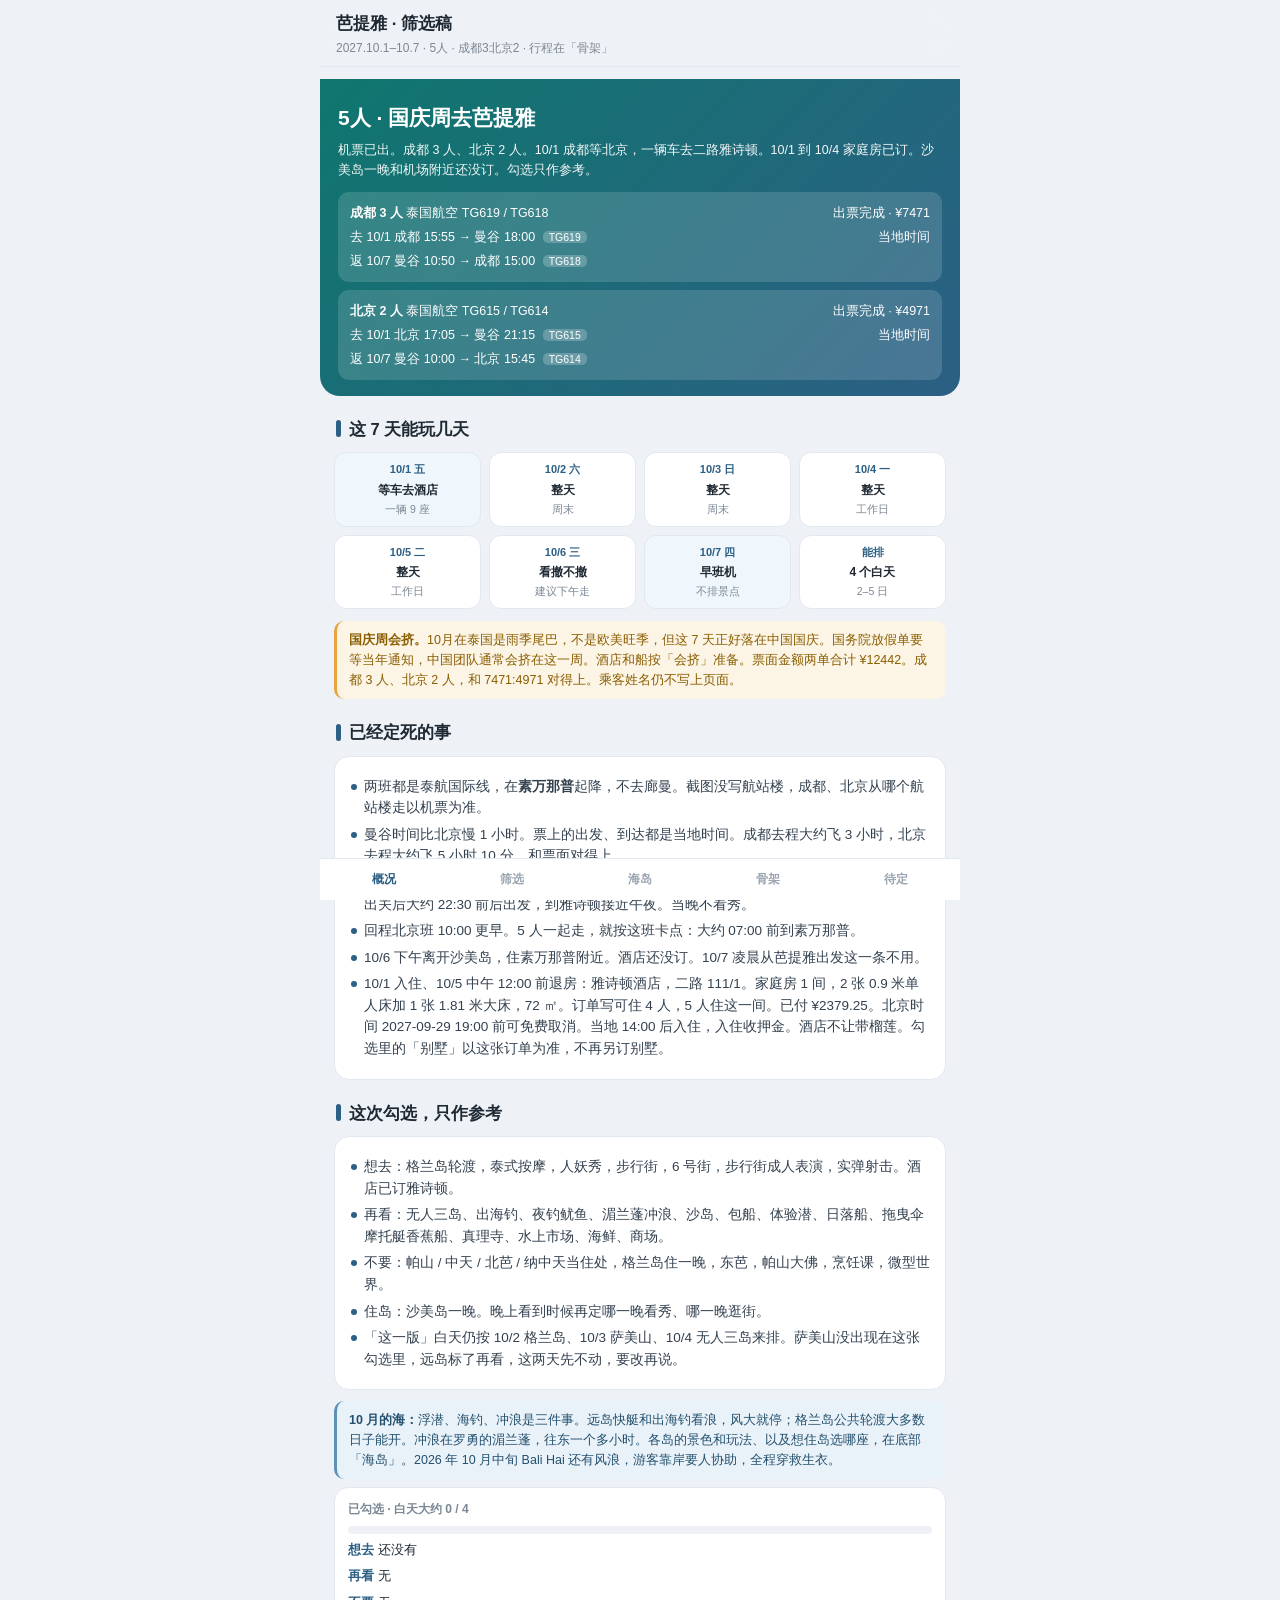
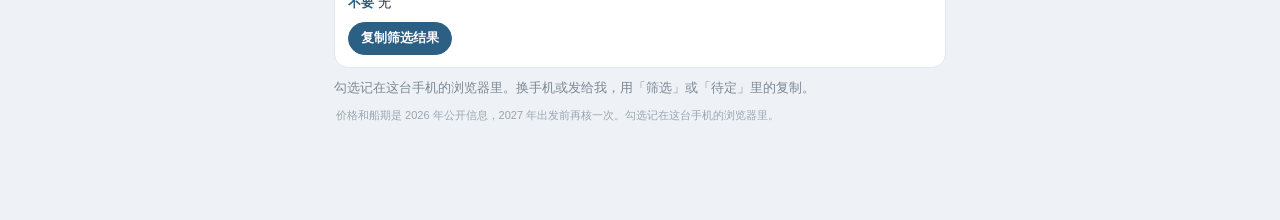
<file: pattaya-2027/index.html>
<!DOCTYPE html>
<html lang="zh-CN">
<head>
<meta charset="UTF-8">
<meta name="viewport" content="width=device-width, initial-scale=1, viewport-fit=cover">
<meta name="theme-color" content="#EEF2F6">
<title>芭提雅筛选稿 · 2027.10.1–10.7</title>
<link rel="icon" href="data:,">
<link rel="stylesheet" href="../vendor/leaflet/leaflet.css">
<style>
  * { margin:0; padding:0; box-sizing:border-box; -webkit-tap-highlight-color:transparent; }
  :root { --safe: env(safe-area-inset-bottom, 0px); --ink:#1F2933; --sub:#7B8794; --line:#E2E8F0; --blue:#2C5F84; --sea:#0F766E; --city:#C2671B; --bg:#EEF2F6; --head-h:52px; }
  body { font-family:'PingFang SC','Helvetica Neue','Segoe UI',Arial,sans-serif; background:var(--bg); color:var(--ink); line-height:1.6; font-size:15px; padding-bottom:calc(72px + var(--safe)); }
  .app { max-width:640px; margin:0 auto; min-height:100vh; }
  .app-head { position:fixed; left:0; right:0; top:0; max-width:640px; margin:0 auto; z-index:32; background:rgba(238,242,246,.94); backdrop-filter:blur(12px); padding:10px 16px 8px; border-bottom:0.5px solid var(--line); }
  .app-head h1 { font-size:17px; font-weight:700; }
  .app-head p { font-size:12px; color:var(--sub); margin-top:2px; }
  .app-body { padding-top:var(--head-h); }
  .page { display:none; }
  .page.on { display:block; }
  .pane { padding:12px 14px 24px; }
  .hero { background:linear-gradient(135deg,#0F766E,#2C5F84); color:#fff; border-radius:0 0 20px 20px; padding:22px 18px 16px; margin:0 -14px 14px; }
  .hero h1 { font-size:21px; font-weight:700; }
  .hero .sub { font-size:12.5px; opacity:.94; margin-top:5px; }
  .fbox { margin-top:12px; display:grid; gap:8px; }
  .fp { background:rgba(255,255,255,.14); border-radius:11px; padding:9px 12px; font-size:12.5px; }
  .fp .who { font-weight:700; }
  .fp .line { display:flex; justify-content:space-between; gap:8px; padding:2px 0; flex-wrap:wrap; }
  .chip { font-size:10.5px; background:rgba(255,255,255,.22); border-radius:5px; padding:0 6px; margin-left:4px; }
  .sec-title { display:flex; align-items:center; gap:8px; font-size:16.5px; font-weight:700; margin:20px 2px 10px; }
  .sec-title::before { content:''; width:5px; height:17px; border-radius:3px; background:var(--blue); }
  .overview { display:grid; grid-template-columns:repeat(4,1fr); gap:8px; }
  .ov { background:#fff; border:0.5px solid var(--line); border-radius:12px; padding:8px 6px; text-align:center; }
  .ov .d { font-size:11px; color:var(--blue); font-weight:700; }
  .ov .t { font-size:12px; font-weight:650; margin-top:2px; }
  .ov .p { font-size:10.5px; color:var(--sub); margin-top:1px; }
  .ov.lock { background:#F0F7FC; }
  .card { background:#fff; border:0.5px solid var(--line); border-radius:15px; padding:14px 15px; margin-bottom:11px; font-size:13.5px; }
  .card h3 { font-size:14.5px; margin-bottom:6px; }
  .card ul { list-style:none; }
  .card li { position:relative; padding-left:14px; margin:5px 0; color:#33414F; }
  .card li::before { content:''; position:absolute; left:1px; top:8px; width:6px; height:6px; border-radius:50%; background:var(--blue); }
  .note { margin:8px 0; border-radius:10px; padding:9px 12px; font-size:12.5px; line-height:1.6; }
  .red { background:#FDEDED; color:#8A2B30; border-left:3px solid #EA6668; }
  .yel { background:#FCF5E6; color:#8A5D00; border-left:3px solid #E8A33D; }
  .grn { background:#EBF6EC; color:#1F6B32; border-left:3px solid #52A85C; }
  .blu { background:#EAF2F9; color:#23506E; border-left:3px solid #5B93B8; }
  .note b, .card b { font-weight:700; }
  .cmp { background:#fff; border:0.5px solid var(--line); border-radius:14px; padding:11px 12px; margin-bottom:8px; }
  .cmp-top { display:flex; align-items:center; gap:8px; }
  .cmp-top b { font-size:14.5px; }
  .cmp-top .rank { margin-left:auto; }
  .cmp-meta { font-size:12.6px; color:#52606D; margin-top:3px; }
  .hint { font-size:12.5px; color:var(--sub); }
  .kicker { font-size:12px; font-weight:700; color:var(--sub); margin-bottom:6px; }
  .filters { display:flex; gap:6px; overflow-x:auto; padding:2px 0 10px; position:sticky; top:var(--head-h); z-index:20; background:rgba(238,242,246,.94); backdrop-filter:blur(10px); }
  .filters button, .choices button, .pick button, .copybtn, .mapbtns button {
    border:0.5px solid #DCE3EA; background:#fff; color:#52606D; border-radius:999px; padding:7px 12px; font-size:12.5px; font-weight:700; font-family:inherit; white-space:nowrap; flex:0 0 auto;
  }
  .filters button.on, .choices button.on, .pick button.on { background:var(--blue); color:#fff; border-color:var(--blue); }
  .pick button[data-set="yes"].on { background:var(--sea); border-color:var(--sea); }
  .pick button[data-set="no"].on { background:#9F1239; border-color:#9F1239; }
  .opt { background:#fff; border:0.5px solid var(--line); border-radius:14px; padding:12px 13px; margin-bottom:10px; }
  .opt.head { display:flex; gap:6px; align-items:center; flex-wrap:wrap; }
  .opt h3 { font-size:15px; font-weight:750; }
  .tag { font-size:11px; font-weight:700; border-radius:6px; padding:1px 7px; }
  .tag.sea { background:#D1FAE5; color:#065F46; }
  .tag.city { background:#FFEDD5; color:#9A3412; }
  .tag.stay { background:#E0F2FE; color:#075985; }
  .rank { margin-left:auto; font-size:11px; font-weight:700; border-radius:6px; padding:1px 7px; color:#fff; background:#3F8F5B; }
  .rank.alt { background:#2F5FC0; }
  .rank.gray { background:#8A8F99; }
  .rank.no { background:#B4333A; }
  .meta { font-size:12.3px; color:#52606D; margin:6px 0; }
  .opt ul { margin:4px 0 0 18px; font-size:13.3px; color:#33414F; }
  .opt li { margin:3px 0; }
  .pick { display:flex; gap:6px; margin-top:8px; }
  .pick button { flex:1; min-height:36px; }
  .meter { background:#fff; border:0.5px solid var(--line); border-radius:14px; padding:12px 13px; margin-bottom:10px; }
  .meter b { color:var(--blue); }
  .bar { height:8px; background:#EDF1F5; border-radius:99px; overflow:hidden; margin-top:6px; }
  .bar i { display:block; height:100%; background:var(--sea); width:0; }
  .bar.over i { background:#C2671B; }
  .sumline { font-size:13px; margin-top:6px; }
  .copybtn { background:var(--blue); color:#fff; border-color:var(--blue); margin-top:8px; }
  .day { background:#fff; border:0.5px solid var(--line); border-radius:16px; padding:14px 14px 12px; margin-bottom:11px; }
  .day-h { display:flex; align-items:baseline; gap:8px; flex-wrap:wrap; border-bottom:1px solid #EDF1F5; padding-bottom:8px; margin-bottom:8px; }
  .day-h .no { background:var(--blue); color:#fff; font-size:11.5px; font-weight:700; border-radius:7px; padding:2px 8px; }
  .day-h .dt { font-size:14.5px; font-weight:700; }
  .day-h .th { font-size:12.5px; color:var(--sea); font-weight:650; }
  .tx { font-size:13.4px; color:#33414F; }
  .bone { display:none; }
  .bone.on { display:block; }
  .plan { background:#fff; border:0.5px solid var(--line); border-radius:14px; padding:12px 13px; margin-bottom:10px; }
  .plan h3 { font-size:14.5px; margin-bottom:4px; }
  .choices { display:flex; flex-direction:column; gap:6px; margin-top:8px; }
  .choices button { text-align:left; border-radius:10px; min-height:40px; }
  .check { display:flex; gap:10px; align-items:flex-start; padding:10px 0; border-top:0.5px solid #EDF1F5; font-size:14px; }
  .check:first-of-type { border-top:none; }
  .check input { margin-top:3px; width:18px; height:18px; flex:0 0 auto; }
  .mapcard { background:#fff; border:0.5px solid var(--line); border-radius:14px; padding:8px; margin:8px 0 12px; }
  #map { height:62vh; min-height:380px; border-radius:10px; background:#E9EEF1; }
  .mapbtns { display:flex; gap:8px; flex-wrap:wrap; margin-top:8px; }
  .legend { display:flex; flex-wrap:wrap; gap:6px; margin-top:8px; }
  .lg { display:inline-flex; align-items:center; gap:5px; font-size:12px; background:#fff; border:0.5px solid var(--line); border-radius:999px; padding:3px 8px; }
  .dot { width:9px; height:9px; border-radius:50%; }
  .footer { font-size:11px; color:#9AA5B1; line-height:1.65; padding:8px 2px 0; }
  nav.dock { position:fixed; left:0; right:0; bottom:0; z-index:40; display:grid; grid-template-columns:repeat(5,1fr); background:#fff; border-top:0.5px solid var(--line); padding:6px 0 calc(6px + var(--safe)); max-width:640px; margin:0 auto; }
  .dim div { display:grid; grid-template-columns:3.6em 1fr; gap:0 8px; font-size:13.2px; margin:4px 0; color:#33414F; }
  .dim b { color:var(--blue); font-weight:700; }
  nav.dock button { border:0; background:none; font-family:inherit; font-size:12px; font-weight:700; color:#9AA5B1; padding:6px 0; }
  nav.dock button.on { color:var(--blue); }
  .leaflet-popup-content { font-size:13px; line-height:1.45; margin:10px 12px; }
  @media (min-width:800px) {
    .app-head, nav.dock { left:50%; right:auto; width:640px; transform:translateX(-50%); }
  }
</style>
</head>
<body>
<div class="app">
  <header class="app-head">
    <h1>芭提雅 · 筛选稿</h1>
    <p>2027.10.1–10.7 · 5人 · 成都3北京2 · 行程在「骨架」</p>
  </header>
  <div class="app-body">
    <section id="page-today" class="page on">
      <div class="pane">
        <div class="hero">
          <h1>5人 · 国庆周去芭提雅</h1>
          <div class="sub">机票已出。成都 3 人、北京 2 人。10/1 成都等北京，一辆车去二路雅诗顿。10/1 到 10/4 家庭房已订。沙美岛一晚和机场附近还没订。勾选只作参考。</div>
          <div class="fbox">
            <div class="fp">
              <div class="line"><span><span class="who">成都 3 人</span> 泰国航空 TG619 / TG618</span><span>出票完成 · ¥7471</span></div>
              <div class="line"><span>去 10/1 成都 15:55 → 曼谷 18:00 <span class="chip">TG619</span></span><span>当地时间</span></div>
              <div class="line"><span>返 10/7 曼谷 10:50 → 成都 15:00 <span class="chip">TG618</span></span><span></span></div>
            </div>
            <div class="fp">
              <div class="line"><span><span class="who">北京 2 人</span> 泰国航空 TG615 / TG614</span><span>出票完成 · ¥4971</span></div>
              <div class="line"><span>去 10/1 北京 17:05 → 曼谷 21:15 <span class="chip">TG615</span></span><span>当地时间</span></div>
              <div class="line"><span>返 10/7 曼谷 10:00 → 北京 15:45 <span class="chip">TG614</span></span><span></span></div>
            </div>
          </div>
        </div>

        <div class="sec-title">这 7 天能玩几天</div>
        <div class="overview">
          <div class="ov lock"><div class="d">10/1 五</div><div class="t">等车去酒店</div><div class="p">一辆 9 座</div></div>
          <div class="ov"><div class="d">10/2 六</div><div class="t">整天</div><div class="p">周末</div></div>
          <div class="ov"><div class="d">10/3 日</div><div class="t">整天</div><div class="p">周末</div></div>
          <div class="ov"><div class="d">10/4 一</div><div class="t">整天</div><div class="p">工作日</div></div>
          <div class="ov"><div class="d">10/5 二</div><div class="t">整天</div><div class="p">工作日</div></div>
          <div class="ov"><div class="d">10/6 三</div><div class="t">看撤不撤</div><div class="p">建议下午走</div></div>
          <div class="ov lock"><div class="d">10/7 四</div><div class="t">早班机</div><div class="p">不排景点</div></div>
          <div class="ov"><div class="d">能排</div><div class="t">4 个白天</div><div class="p">2–5 日</div></div>
        </div>

        <div class="note yel" style="margin-top:12px"><b>国庆周会挤。</b>10月在泰国是雨季尾巴，不是欧美旺季，但这 7 天正好落在中国国庆。国务院放假单要等当年通知，中国团队通常会挤在这一周。酒店和船按「会挤」准备。票面金额两单合计 ¥12442。成都 3 人、北京 2 人，和 7471:4971 对得上。乘客姓名仍不写上页面。</div>

        <div class="sec-title">已经定死的事</div>
        <div class="card"><ul>
          <li>两班都是泰航国际线，在<b>素万那普</b>起降，不去廊曼。截图没写航站楼，成都、北京从哪个航站楼走以机票为准。</li>
          <li>曼谷时间比北京慢 1 小时。票上的出发、到达都是当地时间。成都去程大约飞 3 小时，北京去程大约飞 5 小时 10 分，和票面对得上。</li>
          <li>成都 3 人 18:00 落地，北京 2 人 21:15 落地。10/1 成都在机场等北京，5 人一辆 9 座。北京出关后大约 22:30 前后出发，到雅诗顿接近午夜。当晚不看秀。</li>
          <li>回程北京班 10:00 更早。5 人一起走，就按这班卡点：大约 07:00 前到素万那普。</li>
          <li>10/6 下午离开沙美岛，住素万那普附近。酒店还没订。10/7 凌晨从芭提雅出发这一条不用。</li>
          <li>10/1 入住、10/5 中午 12:00 前退房：雅诗顿酒店，二路 111/1。家庭房 1 间，2 张 0.9 米单人床加 1 张 1.81 米大床，72 ㎡。订单写可住 4 人，5 人住这一间。已付 ¥2379.25。北京时间 2027-09-29 19:00 前可免费取消。当地 14:00 后入住，入住收押金。酒店不让带榴莲。勾选里的「别墅」以这张订单为准，不再另订别墅。</li>
        </ul></div>

        <div class="sec-title">这次勾选，只作参考</div>
        <div class="card"><ul>
          <li>想去：格兰岛轮渡，泰式按摩，人妖秀，步行街，6 号街，步行街成人表演，实弹射击。酒店已订雅诗顿。</li>
          <li>再看：无人三岛、出海钓、夜钓鱿鱼、湄兰蓬冲浪、沙岛、包船、体验潜、日落船、拖曳伞摩托艇香蕉船、真理寺、水上市场、海鲜、商场。</li>
          <li>不要：帕山 / 中天 / 北芭 / 纳中天当住处，格兰岛住一晚，东芭，帕山大佛，烹饪课，微型世界。</li>
          <li>住岛：沙美岛一晚。晚上看到时候再定哪一晚看秀、哪一晚逛街。</li>
          <li>「这一版」白天仍按 10/2 格兰岛、10/3 萨美山、10/4 无人三岛来排。萨美山没出现在这张勾选里，远岛标了再看，这两天先不动，要改再说。</li>
        </ul></div>
        <div class="note blu"><b>10 月的海：</b>浮潜、海钓、冲浪是三件事。远岛快艇和出海钓看浪，风大就停；格兰岛公共轮渡大多数日子能开。冲浪在罗勇的湄兰蓬，往东一个多小时。各岛的景色和玩法、以及想住岛选哪座，在底部「海岛」。2026 年 10 月中旬 Bali Hai 还有风浪，游客靠岸要人协助，全程穿救生衣。</div>

        <div class="meter" id="todayMeter"></div>
        <p class="hint">勾选记在这台手机的浏览器里。换手机或发给我，用「筛选」或「待定」里的复制。</p>
        <div class="footer">价格和船期是 2026 年公开信息，2027 年出发前再核一次。勾选记在这台手机的浏览器里。</div>
      </div>
    </section>

    <section id="page-pick" class="page">
      <div class="pane">
        <div class="filters" id="filters">
          <button type="button" class="on" data-g="all">全部</button>
          <button type="button" data-g="sea">出海</button>
          <button type="button" data-g="city">市区</button>
          <button type="button" data-g="stay">住哪</button>
        </div>
        <div class="meter" id="pickMeter"></div>

        <div class="sec-title">岛和三项水上</div>
        <div class="note grn"><b>这一版住沙美岛一晚，不住格兰岛。</b>钓鱼和冲浪都从陆地出发，勾选里是再看。白天已排格兰岛、萨美山、无人三岛；远岛仍是再看。冲浪只在当天真有浪时抽半天。</div>
        <div class="cmp"><div class="cmp-top"><b>林岛 + 竹岛 + 曼威猜</b><span class="rank alt">10/4 · 再看</span></div><div class="cmp-meta">无人岛，不能住。一条快艇拼三个点，占 1 整天。</div><div class="cmp-meta">林岛是这附近珊瑚和潜水最好的，有两小段沙滩。竹岛由海军看管，浅水大约 4–8 米，鱼和珊瑚都能看，不许过夜。曼威猜在竹岛南边，更小，浅水浮潜，不单独成一天。</div><div class="cmp-meta">10 月这条线最容易停。停了改沙岛；沙岛再停，改格兰岛轮渡。跟团常见大约 1000–1800 铢/人，2026 年价，出发前再核。</div></div>
        <div class="cmp"><div class="cmp-top"><b>沙岛</b><span class="rank alt">再看</span></div><div class="cmp-meta">没有轮渡、没有村子、没有酒店。从 Bali Hai 快艇大约 20–25 分钟。</div><div class="cmp-meta">看点在东侧的礁，沙滩短，中午人会挤。跟团常常只停大约 45 分钟，有的行程还顺带格兰岛。10 月浪大也会取消。它是远岛去不成时的近替，不值得再单独占一整天。</div></div>
        <div class="cmp"><div class="cmp-top"><b>格兰岛</b><span class="rank">10/2 要去</span></div><div class="cmp-meta">公共轮渡，船大，单程大约 30–45 分钟。2026 年 10 月单程 40 铢/人。末班大约 17:00–18:00，以当天告示为准。</div><div class="cmp-meta">核心是沙滩：Tawaen 人最多，Tien、Samae 安静些。码头附近浮潜一般，船多、人多、珊瑚旧。钓鱼和冲浪都不从这里出发。10/2、10/3 周末人多。</div></div>
        <div class="cmp"><div class="cmp-top"><b>克拉姆一带出海钓</b><span class="rank alt">再看</span></div><div class="cmp-meta">克拉姆是东海岸最大的岛，海军管辖。公开资料写游客不能随便上岛，船公司仍有登岛行程，海龟季会关。能不能上岸以当天船方为准。钓鱼在岛外，不必上岸。</div><div class="cmp-meta">船从邦萨雷或纳中天的海洋码头走，和 Bali Hai 的观光快艇不是一条船。休闲海钓不用执照，不保证渔获。全天按艘算，价差很大，行前问清油、餐、竿、超时。10 月仍在风浪尾巴，海况好才出全天；早上不行就白天改市区，晚上夜钓鱿鱼。</div><div class="cmp-meta">夜钓从 Bali Hai 或邦萨雷走，傍晚出发，不占白天。2026 年公开价大约 530–1800 铢/人。有的船一周只开几天，星期几出发前再问。</div></div>
        <div class="cmp"><div class="cmp-top"><b>罗勇湄兰蓬冲浪</b><span class="rank alt">再看</span></div><div class="cmp-meta">不是岛。在芭提雅东边，车程大约一个多小时，和去机场反方向。</div><div class="cmp-meta">4–10 月有风浪，沙底，适合初学和长板。浪经常只有脚踝到腰，没有浪就不要专程开过去。课大约 1300–1500 铢，含板，2026 年价。有的学校一组大约 3 人，5 人可能要拆成两组。11–3 月这片更平。</div></div>
        <div class="note yel">沙美岛放在「海岛」里单独比，它在罗勇，能住。象岛、库德、马克要另换一座城市当基地。斯米兰、素林大约 5 月中到 10 月中关闭，而且在西海岸。</div>

        <div class="sec-title">市区</div>
        <p class="hint">这一版白天在岛上。市区白天用来接停船；晚上不占船。成人项目 5 个人先说好再去。酒店在二路，6 号街和两家秀都近，步行街打车大约 10 分钟。</p>
        <div class="cmp"><div class="cmp-top"><b>人妖秀</b><span class="rank">想去</span></div><div class="cmp-meta">Tiffany 或 Alcazar，70–90 分钟。票大约几百到一千多铢，看座位。看较早一场，看完回二路。10/2 到 10/4 任一晚都可以。</div></div>
        <div class="cmp"><div class="cmp-top"><b>步行街</b><span class="rank">想去</span></div><div class="cmp-meta">成人酒吧和夜生活集中在这里，走一圈大约 1 小时。海鲜和按摩不在这里买。酒店在二路，打车大约 10 分钟，不住在街里面。</div></div>
        <div class="cmp"><div class="cmp-top"><b>6 号街</b><span class="rank">想去</span></div><div class="cmp-meta">比步行街小的酒吧街，傍晚就开。坐下来喝酒，点单前问清价格。不在这里吃饭。</div></div>
        <div class="cmp"><div class="cmp-top"><b>步行街成人表演</b><span class="rank">想去</span></div><div class="cmp-meta">短篇成人秀，门口拉客多。坐下前问清时长、含几杯、总价。不想看就只在街上走。位置就在步行街，地图上不另标一家店。</div></div>
        <div class="cmp"><div class="cmp-top"><b>实弹射击</b><span class="rank">想去</span></div><div class="cmp-meta">Tiffany 秀场同一栋楼里的室内靶场。大约 1–2 小时，按枪型和发数买套餐，价格差很大。多份 2026 年资料写周一休息，去之前再确认。至少两人，现场签免责，按靶场的规矩来。船取消的下午，或看早场秀之前能去。</div></div>
        <div class="cmp"><div class="cmp-top"><b>微型世界</b><span class="rank gray">这版不排</span></div><div class="cmp-meta">Mini Siam，世界建筑的缩小模型，大约 1–2 小时，在北芭。雨天也能看一部分。不值得为它单独留一个白天。</div></div>
        <div class="cmp"><div class="cmp-top"><b>泰式按摩</b><span class="rank">想去</span></div><div class="cmp-meta">出海回来或船取消的下午。选二路附近或商场里的店。先问清是泰式、油压还是加钟。</div></div>
        <div class="cmp"><div class="cmp-top"><b>真理寺</b><span class="rank alt">再看</span></div><div class="cmp-meta">半天，在北边。小雨还能看。官网成人日间 500 铢，夜间 700 铢。船停了再去，不和东芭放同一天。</div></div>
        <div class="cmp"><div class="cmp-top"><b>帕山大佛</b><span class="rank gray">这版不排</span></div><div class="cmp-meta">去 Bali Hai 可以顺路看，大约 1 小时，免费。不单独占半天。</div></div>
        <div class="cmp"><div class="cmp-top"><b>烹饪课</b><span class="rank gray">这版不排</span></div><div class="cmp-meta">半天，室内，含吃。5 人一起。只在某天的船开不了时用。</div></div>
        <div class="cmp"><div class="cmp-top"><b>东芭乐园</b><span class="rank gray">这版不排</span></div><div class="cmp-meta">大半天，在南边。这一版三个白天都在岛上，只有连续停船才腾得出来。票里的骑象拿掉。</div></div>
        <div class="cmp"><div class="cmp-top"><b>水上市场</b><span class="rank alt">再看</span></div><div class="cmp-meta">一个上午，在中天南边。时间紧就砍。</div></div>
        <p class="hint">远岛浮潜、出海钓、东芭、体验潜水、住岛各算 1 个白天。冲浪、真理寺、水上市场、烹饪、按摩各算半天。夜钓、秀、步行街、海鲜不占白天。轮渡、沙岛、包船是近处的坐法，都点「想去」也只算 1 天；若同时点了远岛，沙岛和轮渡按停船替换，计数会多算，替换项改成「再看」。</p>

        <div class="sec-title">逐项勾</div>
        <div id="optRoot"></div>

        <div class="sec-title">位置</div>
        <div class="mapcard">
          <div id="map"></div>
          <div class="mapbtns">
            <button type="button" id="btnLocal">芭提雅和岛</button>
            <button type="button" id="btnSurf">看罗勇</button>
            <button type="button" id="btnAll">连机场一起看</button>
          </div>
          <div class="legend">
            <span class="lg"><i class="dot" style="background:#0F766E"></i>岛 / 适合下水的住</span>
            <span class="lg"><i class="dot" style="background:#6D28D9"></i>冲浪</span>
            <span class="lg"><i class="dot" style="background:#C2671B"></i>市区</span>
            <span class="lg"><i class="dot" style="background:#2C5F84"></i>机场</span>
          </div>
        </div>
        <p class="hint">点圆点看说明。雅诗顿、Tiffany、Alcazar、6 号街、步行街、微型世界在市区这片。林岛、竹岛、曼威猜、克拉姆、萨美山在「芭提雅和岛」里。沙美岛和湄兰蓬在罗勇，点「看罗勇」。</p>
      </div>
    </section>

    <section id="page-isles" class="page">
      <div class="pane">
        <div class="sec-title">海岛筛选</div>
        <p class="hint">当前排法在「骨架」的「这一版」。勾选只作参考，已订的酒店和机票为准。冲浪在罗勇湄兰蓬，不在下面这些岛上。海钓这一版没有单独留一天。价格是 2026 年公开价，2027 年再核。</p>

        <div class="sec-title">四句对照</div>
        <div class="cmp"><div class="cmp-top"><b>格兰岛</b><span class="rank">10/2 要去</span></div><div class="cmp-meta">沙滩上另卖拖曳伞、摩托艇、香蕉船、浮潜，按项收费。2026 年码头价大约：拖曳伞 800 铢一项，摩托艇 500，香蕉船 400，浮潜船大约 500–800。四项加在一起不是 800。上船前问清次数和损坏怎么赔。</div></div>
        <div class="cmp"><div class="cmp-top"><b>萨美山</b><span class="rank">这一版 10/3</span></div><div class="cmp-meta">浅水浮潜。名额和天气都容易停，尽早去。岛上不能住。勾选里没点到，骨架仍先排这一天。</div></div>
        <div class="cmp"><div class="cmp-top"><b>无人三岛</b><span class="rank alt">10/4 · 再看</span></div><div class="cmp-meta">核心就是浮潜。不能住。10 月快艇最容易停。</div></div>
        <div class="cmp"><div class="cmp-top"><b>沙美岛</b><span class="rank">住一晚</span></div><div class="cmp-meta">远，度假感，值得的时候是住一晚。摩托可以转东边几个主要海湾。从岛上有 6 岛行程，大约下午 5 小时，是浮潜和看分海，不含海钓。跟团大约 700 铢/人，另付公园门票和珊瑚区；包船大约 9000 铢一艘、1–10 人。</div></div>

        <div class="note grn"><b>如果要找一个岛住一晚，选沙美岛。</b>能订到游客酒店的只有沙美岛和格兰岛。无人三岛、萨美山、沙岛都不能过夜。沙美岛住一晚，第二天再离开，才像换了一座岛。当天来回只剩一个海滩的时间。</div>
        <div class="card"><h3>住一晚怎么选</h3><ul>
          <li>想要海湾、晚饭、晚上还能在岛上走：沙美岛。5 个人的行李要先搬到罗勇，再搬回芭提雅或机场方向。10 月渡船会看浪。岛上海滩的浮潜普通；旁边的 6 岛行程可以浮潜，不含海钓。冲浪不在这里。</li>
          <li>想少搬家，只要一个安静的晚上：格兰岛。轮渡近，单程 40 铢。白天的游客走了以后海滩会静一些。这一晚只发生在格兰岛。林岛、竹岛是从芭提雅另坐快艇的一天，两件事不在一条船上。末班大约 17:00–18:00，浪大可能回不了市区。</li>
          <li>这一版住沙美岛一晚，不住格兰岛。只住这一晚。</li>
        </ul></div>

        <div class="card"><h3>无人三岛 · 林岛、竹岛、曼威猜</h3>
          <div class="dim">
            <div><b>景色</b><span>空岛，没有村子和餐馆。林岛两小段沙滩，珊瑚和鱼是这附近最好的。竹岛沙滩更白，水浅大约 4–8 米。曼威猜更小，在竹岛南边，沙滩短。</span></div>
            <div><b>玩法</b><span>浮潜。三个点通常同一条快艇、同一天。体验潜问林岛能不能加。船上不带钓竿。</span></div>
            <div><b>特色</b><span>水下最好，岸上几乎没有可逛的。竹岛归海军看管。</span></div>
            <div><b>住宿</b><span>都不能住，竹岛不许过夜。</span></div>
            <div><b>怎么去</b><span>Bali Hai 快艇，比格兰岛远。跟团大约 1000–1800 铢/人。</span></div>
            <div><b>10 月</b><span>这条线最容易因浪停船。</span></div>
            <div><b>占时</b><span>整整 1 天。</span></div>
          </div>
        </div>

        <div class="card"><h3>格兰岛</h3>
          <div class="dim">
            <div><b>景色</b><span>几个海湾，能转岛。Tawaen 最宽也最挤，Tien、Samae 人少些。码头附近海水和珊瑚一般。</span></div>
            <div><b>玩法</b><span>游泳、躺沙滩、坐双条车转岛。沙滩上另卖拖曳伞、摩托艇、香蕉船和浮潜，按项收费，四项不是打包 800 铢。上船前问清次数和损坏怎么赔。</span></div>
            <div><b>特色</b><span>离芭提雅最近，公共轮渡最稳，岛上有吃有住。</span></div>
            <div><b>住宿</b><span>可以住。适合少搬家的安静一晚，不适合当成远途度假岛。</span></div>
            <div><b>怎么去</b><span>Bali Hai 轮渡大约 30–45 分钟，单程 40 铢。末班大约 17:00–18:00。</span></div>
            <div><b>10 月</b><span>大船最不容易停。周末和国庆人多。</span></div>
            <div><b>占时</b><span>1 天。住一晚再加一个岛上的早晨。</span></div>
          </div>
        </div>

        <div class="card"><h3>萨美山</h3>
          <div class="dim">
            <div><b>景色</b><span>海军限客下的沙滩和浅礁，人比格兰岛少，水通常更清。岸上是海滩、浅水和短步行。</span></div>
            <div><b>玩法</b><span>浅水浮潜，大约 3–6 米。上岛这次是观光船。岛外水域才用钓船。</span></div>
            <div><b>特色</b><span>名额有上限，票和船绑在一起。外籍上岛近年大约 600 铢、含船。有的走法要泰国人陪同，5 个人跟一天团办票更省事。</span></div>
            <div><b>住宿</b><span>岛上不能住。海鲜和村子在对岸陆地。</span></div>
            <div><b>怎么去</b><span>往南开车大约 1–1.5 小时，再坐 15–30 分钟船。门到门大约 7–8 小时。</span></div>
            <div><b>10 月</b><span>船程短，比远岛快艇好开一点，大浪仍会停。国庆名额要早问。</span></div>
            <div><b>占时</b><span>整整 1 天，和无人三岛抢同一个浮潜日。</span></div>
          </div>
        </div>

        <div class="card"><h3>沙美岛</h3>
          <div class="dim">
            <div><b>景色</b><span>最像度假岛。一连串海湾，Sai Kaew 最宽也最挤，往南安静些，西边能看日落。码头附近浮潜普通。</span></div>
            <div><b>玩法</b><span>换海湾、游泳、吃饭。摩托可以转东边几个主要海湾，租一天大约几百铢。从岛上有 6 岛行程，下午大约 5 小时，浮潜 2–3 处，看分海，不含海钓。跟团大约 700 铢/人，公园门票大约 200 铢、珊瑚区大约 100 铢另付。包船大约 9000 铢一艘、1–10 人。7 月到 9 月部分小岛会关，10 月以后通常恢复，当天仍看浪。</span></div>
            <div><b>特色</b><span>国家公园里有镇子的岛，有酒店，有晚饭。</span></div>
            <div><b>住宿</b><span>能住，而且住一晚才不像赶路。想住岛，优先这座。</span></div>
            <div><b>怎么去</b><span>往东大约 70–80 公里，车程 1–1.5 小时到 Ban Phe。慢船大约 45–60 分钟，快艇大约 10–15 分钟。慢船大约 80 铢起，快艇大约 200 铢出头，公园门票另付。</span></div>
            <div><b>10 月</b><span>雨季，渡船会推迟或停，有的店缩短营业。</span></div>
            <div><b>占时</b><span>当天来回 1 整天。住一晚要来回搬运行李，再吃掉一个岛上的早晨。</span></div>
          </div>
        </div>

        <div class="card"><h3>沙岛</h3>
          <div class="dim">
            <div><b>景色</b><span>很小，沙滩短，中午船多就挤。东侧有礁，水通常比格兰岛码头清。</span></div>
            <div><b>玩法</b><span>下船浮潜，或涉水上岸坐一会儿。跟团常常只停大约 45 分钟。</span></div>
            <div><b>特色</b><span>近、快，没有轮渡、村子和酒店。</span></div>
            <div><b>住宿</b><span>不能住。</span></div>
            <div><b>怎么去</b><span>Bali Hai 快艇大约 20–25 分钟。</span></div>
            <div><b>10 月</b><span>浪大也会取消，只是比林岛近。</span></div>
            <div><b>占时</b><span>不单独占满 1 天。远岛或萨美山停船时拿来顶上。</span></div>
          </div>
        </div>

        <div class="card"><h3>这次先不放进候选</h3><ul>
          <li>象岛、库德、马克、苏梅要另换一座城市当基地，赶不上 10 月 7 日早上从素万那普飞走。</li>
          <li>克拉姆是东海岸最大的岛，海军管辖，能不能上岸当天才能确定。用处是岛外海钓，不是上岸看景。</li>
        </ul></div>
        <div class="footer">萨美山票价、名额和是否需要泰国人陪同，出发前再问船方或码头。沙美渡船时刻以 Ban Phe 当天告示为准。格兰岛水上项目和沙美 6 岛行程是 2026 年经营者标价，四项水上活动分开算，6 岛行程不含海钓。岛的位置来自 OpenStreetMap，沙美岛用的是罗勇这座，不是春蓬的同名岛。</div>
      </div>
    </section>

    <section id="page-bone" class="page">
      <div class="pane">
        <div class="filters" id="bones">
          <button type="button" class="on" data-b="now">这一版</button>
          <button type="button" data-b="a">浮潜加海钓</button>
          <button type="button" data-b="b">市区为主</button>
          <button type="button" data-b="c">躺海滩</button>
          <button type="button" data-b="move">怎么接送</button>
        </div>
        <div class="note yel">「这一版」是现在要走的。10/1 成都等北京，一辆车。10/1 到 10/4 已订二路雅诗顿家庭房。沙美岛和机场附近还没订。勾选里明确想去的晚上项目写在 10/2–10/4，哪一晚看秀等到时候定。下面三套留着对照。</div>

        <div class="bone on" id="bone-now">
          <div class="card"><h3>三天跳岛，沙美住一晚</h3><ul>
            <li>10/1 到 10/4 晚上住二路雅诗顿，111/1。吃饭在酒店附近。6 号街走路就到，秀打车近，Bali Hai 大约 10–20 分钟。</li>
            <li>10/2 格兰岛（勾选想去），10/3 萨美山，10/4 无人三岛（勾选再看）。萨美山容易停，所以不放最后。停船就互相顶上，最后用格兰岛或市区：按摩、射击、真理寺。</li>
            <li>10/5 去沙美岛住一晚。10/6 下午离开沙美，住素万那普附近。</li>
            <li>家庭房 1 间已订。勾选里的别墅不再另订。烹饪课、东芭、大佛、微型世界这版不排。</li>
          </ul></div>
          <div class="day"><div class="day-h"><span class="no">10/1</span><span class="dt">周五</span><span class="th">包车去雅诗顿</span></div><div class="tx">不排景点。当地 14:00 后入住。成都 3 人 18:00 落地，在机场等北京 2 人。北京 21:15 落地，出关后大约 22:30 前后一辆 9 座出发，到酒店接近午夜。当晚不看秀。</div></div>
          <div class="day"><div class="day-h"><span class="no">10/2</span><span class="dt">周六</span><span class="th">格兰岛</span></div><div class="tx">雅诗顿 09:00 出门，赶 Bali Hai 10:00 开往 Na Ban 的轮渡。二路到码头大约 10–20 分钟，周六留出堵车。落地第二天不赶 07:00 头班。周末人多。拖曳伞、摩托艇、香蕉船、浮潜按项买，四项不是打包 800 铢，勾选里这三项是再看，想玩再买。晚上可以看 Tiffany 或 Alcazar 的早场，也可以留到后两晚。船期是 2026 年 10 月公开表，出发前再看码头。</div></div>
          <div class="day"><div class="day-h"><span class="no">10/3</span><span class="dt">周日</span><span class="th">萨美山</span></div><div class="tx">雅诗顿 07:00 出门，赶 09:00 的船。往南大约 1 到 1.5 小时。跟团就按店家接人时间，多半也是 7 点左右。名额和天气都容易停。停了，这一天改无人三岛。晚上可以去步行街或 6 号街。</div></div>
          <div class="day"><div class="day-h"><span class="no">10/4</span><span class="dt">周一</span><span class="th">无人三岛</span></div><div class="tx">林岛、竹岛、曼威猜，工作日。勾选里是再看。再停，就补萨美山。萨美山也过不去，就再去格兰岛，或改按摩、射击、真理寺。烹饪课这版不排。</div></div>
          <div class="day"><div class="day-h"><span class="no">10/5</span><span class="dt">周二</span><span class="th">去沙美，住一晚</span></div><div class="tx">早上退房离开雅诗顿，退房截止当地 12:00。要赶沙美中午开船的 6 岛，8 点前出门，往东到 Ban Phe 再坐船。只有午前上岛才赶得上。赶不上就转海湾、租摩托。晚上住在岛上。</div></div>
          <div class="day"><div class="day-h"><span class="no">10/6</span><span class="dt">周三</span><span class="th">上午在岛上，下午撤</span></div><div class="tx">上午继续海湾。下午早一点下岛，船加车大约 3 到 4 小时，住素万那普附近。不要等末班船，也不要这一天再排 6 岛。</div></div>
          <div class="day"><div class="day-h"><span class="no">10/7</span><span class="dt">周四</span><span class="th">返程</span></div><div class="tx">北京 TG614 10:00 走，成都 TG618 10:50 走。5 人按 07:00 前到机场。</div></div>
        </div>

        <div class="bone" id="bone-a">
          <div class="card"><h3>浮潜一天，海钓一天</h3><ul>
            <li>不住岛。浮潜和出海钓各占一天，两条船。</li>
            <li>浮潜放周一：林岛、竹岛、曼威猜。停船改沙岛，沙岛再停改格兰岛轮渡。</li>
            <li>海钓放周二。早上浪大就白天改市区，晚上夜钓鱿鱼。周一的船如果没走成，周二先补浮潜，海钓改成夜钓。</li>
            <li>冲浪不写进默认。罗勇当天预报有浪，再从周日或周二抽一个半天。</li>
          </ul></div>
          <div class="day"><div class="day-h"><span class="no">10/1</span><span class="dt">周五</span><span class="th">落地</span></div><div class="tx">不排景点。成都 18:00 到，北京 21:15 到。怎么汇合看「怎么接送」。</div></div>
          <div class="day"><div class="day-h"><span class="no">10/2</span><span class="dt">周六</span><span class="th">真理寺</span></div><div class="tx">下午看真理寺，傍晚在住的那片海滩走一走。周末船和岛都挤，这一天不把远岛当必成。</div></div>
          <div class="day"><div class="day-h"><span class="no">10/3</span><span class="dt">周日</span><span class="th">海滩 + 按摩</span></div><div class="tx">上午下水或在酒店休息，下午 5 人按摩。下雨就烹饪或商场。罗勇早上预报有浪，这个上午可以换成冲浪，下午仍回芭提雅。</div></div>
          <div class="day"><div class="day-h"><span class="no">10/4</span><span class="dt">周一</span><span class="th">远岛浮潜</span></div><div class="tx">早上确认快艇能开，再去林岛、竹岛、曼威猜。停了改沙岛；沙岛也停，就改格兰岛轮渡，或者东芭、烹饪。不空等码头。</div></div>
          <div class="day"><div class="day-h"><span class="no">10/5</span><span class="dt">周二</span><span class="th">海钓，看天</span></div><div class="tx">预报好，从邦萨雷或海洋码头出全天。浪大就白天改市区，晚上夜钓鱿鱼。若周一浮潜没走成，这一天先补浮潜。</div></div>
          <div class="day"><div class="day-h"><span class="no">10/6</span><span class="dt">周三</span><span class="th">上午自由，下午撤</span></div><div class="tx">上午海滩或补一个没去成的半天项目。14:00 前出发去素万那普附近住，行李不再拖回芭提雅。</div></div>
          <div class="day"><div class="day-h"><span class="no">10/7</span><span class="dt">周四</span><span class="th">返程</span></div><div class="tx">北京 TG614 10:00 走，成都 TG618 10:50 走。5 人按 07:00 前到机场。</div></div>
        </div>

        <div class="bone" id="bone-b">
          <div class="card"><h3>市区为主，只出一天海</h3><ul>
            <li>真理寺、东芭、格兰岛各占一块，互不挤在同一天。</li>
            <li>远岛、海钓、住岛、步行街都不进这套。</li>
            <li>周五晚上的秀可加可不加，加在 10/5。</li>
          </ul></div>
          <div class="day"><div class="day-h"><span class="no">10/1</span><span class="dt">周五</span><span class="th">落地</span></div><div class="tx">同上一套，不排景点。</div></div>
          <div class="day"><div class="day-h"><span class="no">10/2</span><span class="dt">周六</span><span class="th">真理寺</span></div><div class="tx">白天场看雕刻。住帕山或北芭会顺路。傍晚回住处，不安排岛。</div></div>
          <div class="day"><div class="day-h"><span class="no">10/3</span><span class="dt">周日</span><span class="th">东芭乐园</span></div><div class="tx">南边花园加表演，留出往返车程。票里如果绑了骑象，把骑乘拿掉。大雨就只看有棚的表演，或者把这一天和 10/5 对调。</div></div>
          <div class="day"><div class="day-h"><span class="no">10/4</span><span class="dt">周一</span><span class="th">格兰岛轮渡</span></div><div class="tx">唯一的出海日，用大船。快艇作为天气好时的替换，不额外再占一天。</div></div>
          <div class="day"><div class="day-h"><span class="no">10/5</span><span class="dt">周二</span><span class="th">市场上午，晚上可选秀</span></div><div class="tx">水上市场一个上午就够。下午按摩。晚上想看人妖秀，就看 Tiffany 或 Alcazar 的较早一场，看完直接回酒店。</div></div>
          <div class="day"><div class="day-h"><span class="no">10/6</span><span class="dt">周三</span><span class="th">上午自由，下午撤</span></div><div class="tx">14:00 前往北去机场附近。海鲜放在东芭那天或中天吃。邦萨雷、水上市场在南边，和去机场反方向。</div></div>
          <div class="day"><div class="day-h"><span class="no">10/7</span><span class="dt">周四</span><span class="th">返程</span></div><div class="tx">07:00 前到素万那普。北京班先飞。</div></div>
        </div>

        <div class="bone" id="bone-c">
          <div class="card"><h3>住安静海滩，只出一次海</h3><ul>
            <li>基地改中天或纳中天，酒店门口就能下水。</li>
            <li>市区只留真理寺。东芭、水上市场、步行街都砍。</li>
            <li>适合有人晕船、想少搬家的排法。</li>
          </ul></div>
          <div class="day"><div class="day-h"><span class="no">10/1</span><span class="dt">周五</span><span class="th">落地</span></div><div class="tx">车直接去中天或纳中天。北京那单到酒店会接近午夜。</div></div>
          <div class="day"><div class="day-h"><span class="no">10/2</span><span class="dt">周六</span><span class="th">海滩</span></div><div class="tx">不下岛。周末把人让给格兰岛。下雨就烹饪课或按摩。</div></div>
          <div class="day"><div class="day-h"><span class="no">10/3</span><span class="dt">周日</span><span class="th">继续海滩，或烹饪</span></div><div class="tx">5 人如果想有一个室内项目，烹饪课放今天。否则继续下水、早睡。</div></div>
          <div class="day"><div class="day-h"><span class="no">10/4</span><span class="dt">周一</span><span class="th">格兰岛轮渡</span></div><div class="tx">从中天去 Bali Hai 多留 20 分钟，纳中天多留 40 分钟。仍用轮渡。</div></div>
          <div class="day"><div class="day-h"><span class="no">10/5</span><span class="dt">周二</span><span class="th">真理寺半天</span></div><div class="tx">北芭看真理寺，看完回中天。不把东芭加进来。</div></div>
          <div class="day"><div class="day-h"><span class="no">10/6</span><span class="dt">周三</span><span class="th">上午再躺，下午撤</span></div><div class="tx">午饭在中天吃，吃完往北去机场。邦萨雷在南边，不放在这一天。</div></div>
          <div class="day"><div class="day-h"><span class="no">10/7</span><span class="dt">周四</span><span class="th">返程</span></div><div class="tx">机场酒店出发，07:00 前到航站楼。</div></div>
        </div>

        <div class="bone" id="bone-move">
          <div class="sec-title">10/1 三个人先到，两个人后到</div>
          <div class="plan"><h3>各自走，酒店汇合</h3>
            <div class="tx">成都出关后直接上 9 座去芭提雅，大约 20:30–22:00 到。北京大约 0:00 前后到，堵车会更晚。两趟车。谁都不在机场干等。</div>
          </div>
          <div class="plan"><h3>成都等北京，一辆车走 · 已选</h3>
            <div class="tx">成都 3 人 18:00 落地，在机场或附近吃饭，等北京 2 人。北京 21:15 落地，出关后大约 22:30 前后一起走，到雅诗顿接近午夜。车只付一趟。</div>
          </div>
          <div class="plan"><h3>10/1 住机场附近，10/2 一起去</h3>
            <div class="tx">两边各自到素万那普附近的酒店，第二天早饭后一辆车去芭提雅，中午前后到，下午还能安排真理寺。少一个芭提雅的晚上，汇合最省事。国庆周机场酒店要早订。</div>
          </div>

          <div class="sec-title">10/7 北京班 10:00</div>
          <div class="plan"><h3>10/6 下午撤到机场附近 · 已选</h3>
            <div class="tx">这一版是下午离开沙美岛，船加车大约 3 到 4 小时，晚上住素万那普附近。酒店还没订。5 人行李放一辆 9 座。</div>
          </div>
          <div class="plan"><h3>10/7 凌晨从芭提雅出发</h3>
            <div class="tx">大约 04:30–05:00 出门，才有机会 07:00 到机场。能多一个 10/6 的晚上和 10/7 清早的海滩，雨天堵在高速上就危险。要选这个，等你明确说。</div>
          </div>
          <div class="note blu">这一版是 10/6 下午离开沙美岛去机场附近，不是 14:00 从芭提雅出发。泰航国际航班按起飞前约 3 小时到机场来留余量。5 个人用一辆 9 座。</div>
        </div>
      </div>
    </section>

    <section id="page-decide" class="page">
      <div class="pane">
        <div class="sec-title">已定的事先记在这里，其余仍可改</div>
        <div class="meter" id="decideMeter"></div>

        <div class="card"><h3>两张机票分别是谁</h3>
          <div class="hint">已定：成都 3 人、北京 2 人。姓名不写上页面。</div>
          <div class="choices" data-dec="who">
            <button type="button" data-val="unknown">还没对上名字</button>
            <button type="button" data-val="3-2">成都 3 人、北京 2 人</button>
            <button type="button" data-val="other">别的分法，我再说明</button>
          </div>
        </div>
        <div class="card"><h3>10/1 怎么进芭提雅</h3>
          <div class="hint">已定：成都等北京，一辆 9 座，午夜到雅诗顿。</div>
          <div class="choices" data-dec="in">
            <button type="button" data-val="split">各自走，酒店汇合</button>
            <button type="button" data-val="wait">成都等北京，一辆车</button>
            <button type="button" data-val="bkk">10/1 住机场附近，10/2 一起去</button>
          </div>
        </div>
        <div class="card"><h3>10/6 晚上住哪</h3>
          <div class="hint">已定：下午离开沙美，住素万那普附近。酒店还没订。</div>
          <div class="choices" data-dec="out">
            <button type="button" data-val="bkk">下午撤到素万那普附近</button>
            <button type="button" data-val="early">住芭提雅，10/7 凌晨出发</button>
            <button type="button" data-val="later">再比较</button>
          </div>
        </div>
        <div class="card"><h3>住哪一片</h3>
          <div class="hint">已定：二路雅诗顿。帕山、中天、北芭、纳中天这版不住。</div>
          <div class="choices" data-dec="base">
            <button type="button" data-val="pratumnak">帕山</button>
            <button type="button" data-val="jomtien">中天海滩</button>
            <button type="button" data-val="central">二路雅诗顿</button>
            <button type="button" data-val="north">北芭 / 真理寺一带</button>
            <button type="button" data-val="south">纳中天 / 邦萨雷</button>
            <button type="button" data-val="open">还没定</button>
          </div>
        </div>
        <div class="card"><h3>5 个人怎么住</h3>
          <div class="hint">已订雅诗顿家庭房 1 间，5 人住。勾选里的别墅以订单为准。沙美岛和机场附近还没订。</div>
          <div class="choices" data-dec="room">
            <button type="button" data-val="villa">一栋两到三卧的别墅</button>
            <button type="button" data-val="two">两间房，另加床</button>
            <button type="button" data-val="three">三间房</button>
            <button type="button" data-val="open">还没定</button>
          </div>
        </div>
        <div class="card"><h3>出海</h3>
          <div class="hint">10/2 格兰岛轮渡已排进这一版。远岛、海钓、冲浪在勾选里是再看，还没点死。</div>
          <div class="choices" data-dec="sea">
            <button type="button" data-val="both">远岛浮潜一天，再加海钓一天</button>
            <button type="button" data-val="two">只留远岛浮潜，近岛当备用</button>
            <button type="button" data-val="fish">再加一天海钓，去不成改夜钓</button>
            <button type="button" data-val="one">只出 1 天，格兰岛轮渡</button>
            <button type="button" data-val="speed">近岛改成快艇或包船</button>
            <button type="button" data-val="sleep">想在格兰岛住一晚</button>
            <button type="button" data-val="none">先不出海</button>
          </div>
        </div>
        <div class="card"><h3>如果要住岛一晚</h3>
          <div class="hint">已定倾向：沙美岛住一晚。格兰岛不住。沙美酒店还没订。</div>
          <div class="choices" data-dec="sleepisle">
            <button type="button" data-val="no">不住岛</button>
            <button type="button" data-val="samet">沙美岛住一晚</button>
            <button type="button" data-val="larn">格兰岛住一晚</button>
            <button type="button" data-val="later">再看</button>
          </div>
        </div>
        <div class="card"><h3>晚上</h3>
          <div class="hint">人妖秀、步行街、6 号街、成人表演都想去。哪一晚去，看到时候。</div>
          <div class="choices" data-dec="night">
            <button type="button" data-val="show">看一场人妖秀</button>
            <button type="button" data-val="walk">步行街走一圈</button>
            <button type="button" data-val="soi">6 号街坐一会儿</button>
            <button type="button" data-val="adult">步行街成人表演</button>
            <button type="button" data-val="none">晚上都不要</button>
            <button type="button" data-val="later">看到时候</button>
          </div>
        </div>

        <div class="sec-title">出发前再做</div>
        <div class="card" id="prepList"></div>
        <div class="note grn">免签按 2026 年 9 月 2 日使馆提醒：普通护照旅游单次不超过 30 天，每 180 天累计不超过 90 天。这次 6 个晚上在限额里。TDAC 不是签证，官网免费，地址 tdac.immigration.go.th ，入境前 3 天内填。代填网站不要用。护照号不要写进这个页面。</div>
        <div class="footer">船期：Bali Hai 格兰岛轮渡，2026 年 10 月公开价单程 40 铢，末班会因浪调整。真理寺官网：日间成人 500 铢，夜间 700 铢。远岛跟团、夜钓、冲浪课是 2026 年公开价量级。竹岛不许过夜、克拉姆属海军，登陆以当天船方为准。地图点位来自 OpenStreetMap。出海取消与否以当天码头为准。</div>
      </div>
    </section>
  </div>
  <nav class="dock">
    <button type="button" class="on" data-page="today">概况</button>
    <button type="button" data-page="pick">筛选</button>
    <button type="button" data-page="isles">海岛</button>
    <button type="button" data-page="bone">骨架</button>
    <button type="button" data-page="decide">待定</button>
  </nav>
</div>
<script src="../vendor/leaflet/leaflet.js"></script>
<script>
const ITEMS = [
  {id:"stay-pratumnak", g:"stay", tag:"住", name:"帕山", rank:"这版不住", rc:"gray", span:"base",
    meta:"对照 · 去 Bali Hai 大约 10 分钟",
    good:["比二路安静，去码头近。","这一版订在二路，帕山留着对照。"],
    bad:"沙滩一般。要下水，去中天或上岛。"},
  {id:"stay-jomtien", g:"stay", tag:"住", name:"中天海滩", rank:"这版不住", rc:"gray", span:"base",
    meta:"全程一个基地 · 去码头大约 15–25 分钟",
    good:["这一带的沙滩比芭提雅海滩适合下水。","餐馆多，离步行街远，睡得着。","躺海滩那套拼法就住这里。"],
    bad:"真理寺在北边，同一天又出海又看寺会来回赶。"},
  {id:"stay-central", g:"stay", tag:"住", name:"二路雅诗顿", rank:"已订", rc:"", span:"base",
    meta:"这一版的基地 · 111/1 二路 · 10/1 入住，10/5 中午 12:00 前退房",
    good:["家庭房 1 间，2 张 0.9 米单人床加 1 张 1.81 米大床。订单写可住 4 人，5 人住这一间。","去 Bali Hai 大约 10–20 分钟。6 号街近，步行街打车大约 10 分钟。","已付 ¥2379.25。北京时间 2027-09-29 19:00 前可免费取消。"],
    bad:"二路晚上有声音。海水一般，下水去岛上或中天。"},
  {id:"stay-north", g:"stay", tag:"住", name:"北芭 / 真理寺一带", rank:"这版不住", rc:"gray", span:"base",
    meta:"全程一个基地 · 出海要先到南边码头，大约 20–30 分钟",
    good:["安静，真理寺很近。","适合把寺当成重点、出海只安排一天。"],
    bad:"每天出海或去中天都要折返。"},
  {id:"stay-south", g:"stay", tag:"住", name:"纳中天 / 邦萨雷", rank:"这版不住", rc:"gray", span:"base",
    meta:"全程一个基地 · 去码头大约 30–45 分钟",
    good:["最安静，邦萨雷有本地海鲜。","适合几乎不打卡、只躺着的一周。"],
    bad:"真理寺、码头、东芭都更远。打卡多就别住这么南。"},
  {id:"sea-far", g:"sea", tag:"出海", name:"远岛浮潜：林岛竹岛曼威猜", rank:"再看", rc:"alt", span:"day",
    meta:"1 天 · 一条快艇三个点 · 10 月最容易停",
    good:["林岛珊瑚和潜水最好。竹岛浅水大约 4–8 米。曼威猜更小，顺路浮潜。","三个都是无人岛，不能住。放在 10/4，早上确认能开再走。","停船顺序：改沙岛，再不行改格兰岛轮渡。"],
    bad:"跟团大约 1000–1800 铢/人，2026 年价。这一天要配市区备用，不空等码头。"},
  {id:"sea-fish", g:"sea", tag:"出海", name:"出海钓：克拉姆一带", rank:"再看", rc:"alt", span:"day",
    meta:"另 1 天 · 邦萨雷或海洋码头出发 · 按艘",
    good:["和浮潜快艇不是一条船。岛外钓鱼，不必上克拉姆。","休闲海钓不用执照。海况好才出全天，放在 10/5。","5 人分一艘。行前问清油、餐、竿、超时。"],
    bad:"不保证渔获。10 月仍有风浪。早上出不了海，白天改市区，晚上改夜钓。价差大，不写死一艘多少钱。"},
  {id:"sea-squid", g:"sea", tag:"出海", name:"夜钓鱿鱼", rank:"再看", rc:"alt", span:"eve",
    meta:"傍晚出发 · 不占白天 · 2026 年大约 530–1800 铢/人",
    good:["从 Bali Hai 或邦萨雷走，风浪比白天远海小。","出海钓去不成时，用这个晚上补上。"],
    bad:"有的船一周只开几天，星期几出发前再问。和人妖秀抢同一个晚上。"},
  {id:"sea-surf", g:"sea", tag:"出海", name:"罗勇湄兰蓬冲浪", rank:"再看", rc:"alt", span:"half",
    meta:"半天 · 往东车程大约一个多小时 · 课大约 1300–1500 铢",
    good:["4–10 月这片有风浪，沙底，适合初学和长板。","当天预报有浪再去，去了下午回芭提雅。"],
    bad:"浪经常只有脚踝到腰。没有浪就不要专程去。有的学校一组大约 3 人，5 人可能要两组。和去机场反方向。"},
  {id:"sea-ferry", g:"sea", tag:"出海", name:"格兰岛轮渡", rank:"10/2 要去", rc:"", span:"mode",
    meta:"10/2 已排 · 往返 80 铢/人（2026 年 10 月）",
    good:["Bali Hai 上船，大约 30–45 分钟到 Na Ban，船比快艇稳。","Tawaen 人最多，Tien、Samae 安静些。全程穿救生衣。末班大约 17:00–18:00。"],
    bad:"看点在沙滩。码头附近浮潜一般，船多、人多、珊瑚旧。10/2、10/3 周末人多。"},
  {id:"sea-sak", g:"sea", tag:"出海", name:"沙岛", rank:"再看", rc:"alt", span:"mode",
    meta:"远岛停了的近替 · 没有酒店 · 快艇大约 20–25 分钟",
    good:["东侧有礁，水通常比 Tawaen 清。","5 人可以包一条小艇。"],
    bad:"没有村子，不能住。跟团常常只停大约 45 分钟。浪大也会取消。和远岛都点「想去」，计数会多算一天。"},
  {id:"sea-charter", g:"sea", tag:"出海", name:"5 人包船", rank:"再看", rc:"alt", span:"mode",
    meta:"按艘 · 只有这种船才可能同一天既浮潜又钓",
    good:["跟团快艇不带钓竿。想把浮潜和钓合成一天，行前问这条船能不能两样都做。","确认里写清出发码头、油、午餐、装备、超时。"],
    bad:"码头拉客先问清路线再付款。问不成，浮潜和海钓仍各占一天。"},
  {id:"sea-dive", g:"sea", tag:"出海", name:"体验潜水", rank:"再看", rc:"alt", span:"day",
    meta:"问远岛那天能不能加 · 无证可以上体验潜",
    good:["林岛是这附近更适合下水的点。有人想试，问同一条船能不能加一次。"],
    bad:"10 月能见度多数日子只有几米。不为此再占一整天，也不当成全员项目。"},
  {id:"sea-night", g:"sea", tag:"出海", name:"格兰岛住一晚", rank:"这版不住", rc:"gray", span:"day",
    meta:"只有格兰岛有酒店 · 行李要上岛",
    good:["傍晚团队回城后，海滩会安静一些。"],
    bad:"这一晚只在格兰岛。林岛、竹岛要从芭提雅另坐快艇，不住在这里。末班下午就停，浪大可能回不了市区。想换一座能住的度假岛，看「海岛」里的沙美岛。"},
  {id:"sea-cruise", g:"sea", tag:"出海", name:"日落船", rank:"再看", rc:"alt", span:"eve",
    meta:"傍晚 2–3 小时 · 不占白天",
    good:["不下水也能看海，适合不想早起赶船的人。"],
    bad:"风大也会取消。和人妖秀抢的是同一个晚上。"},
  {id:"sea-toys", g:"sea", tag:"出海", name:"摩托艇、拖曳伞、香蕉船", rank:"再看", rc:"alt", span:"skip",
    meta:"海滩上随手，不占一天",
    good:["没有必须体验的理由。"],
    bad:"拉客和事故都常见。默认不排。"},
  {id:"city-sanctuary", g:"city", tag:"市区", name:"真理寺", rank:"再看", rc:"alt", span:"half",
    meta:"半天 · 北芭海边 · 成人日间 500 铢，夜间 700 铢",
    good:["全木建筑，是市区里最值得看的一处。","日间看得清雕刻，夜间灯光更好，二选一即可。","小雨还能看，木栈道湿了就慢一点。"],
    bad:"在北边。和东芭放同一天会南北各跑一头。"},
  {id:"city-nongnooch", g:"city", tag:"市区", name:"东芭乐园", rank:"这版不排", rc:"gray", span:"day",
    meta:"大半天 · 南边车程大约 30–50 分钟 · 门票大约 15 美元起",
    good:["花园和表演适合想看园子的人。","含不含园内车、午餐，买的时候看清票种。"],
    bad:"大雨时花园体验差。票里常绑骑象，骑乘拿掉，只看花园和人的表演。"},
  {id:"city-market", g:"city", tag:"市区", name:"水上市场", rank:"再看", rc:"alt", span:"half",
    meta:"一个上午 · 在中天南边，车程大约 20–30 分钟",
    good:["有棚，有小吃，好拍照。","和东芭、邦萨雷同在南边，放在同一个南边日。去机场是往北，不绕到这里。"],
    bad:"是建给游客的市场。门票 2026 年有免费和约 200 铢两种说法，现场再看。时间紧就砍。"},
  {id:"city-buddha", g:"city", tag:"市区", name:"帕山大佛", rank:"这版不排", rc:"gray", span:"skip",
    meta:"大约 1 小时 · 免费",
    good:["去 Bali Hai 时可以顺路看海。"],
    bad:"不单独占半天。"},
  {id:"city-cook", g:"city", tag:"市区", name:"烹饪课", rank:"这版不排", rc:"gray", span:"half",
    meta:"半天 · 室内 · 含吃",
    good:["下雨、停船都能用。5 人一起做。"],
    bad:"不要和出海占同一个上午。"},
  {id:"city-massage", g:"city", tag:"市区", name:"泰式按摩", rank:"想去", rc:"", span:"half",
    meta:"一个下午或出海回来的晚上 · 室内",
    good:["5 人都能参加。船取消了，用它把下午补上。","选住处附近或商场里的店。"],
    bad:"步行街拉客的店跳过。先问清是泰式、油压还是加钟。"},
  {id:"city-show", g:"city", tag:"市区", name:"人妖秀", rank:"想去", rc:"", span:"eve",
    meta:"晚上 70–90 分钟 · Tiffany 或 Alcazar · 不占白天",
    good:["2026 年两家都还在演。一张票大约几百到一千多铢，看座位。","看较早的一场。10/2 到 10/4 任一晚，从二路打车去。"],
    bad:"5 个人先说好想不想看。场次每年会改，想看再查当周。"},
  {id:"city-walk", g:"city", tag:"市区", name:"步行街", rank:"想去", rc:"", span:"eve",
    meta:"晚上 1 小时够 · 不占白天 · 二路打车大约 10 分钟",
    good:["成人酒吧和夜生活集中在这里，走一圈就知道。","可以和人妖秀分两个晚上。"],
    bad:"海鲜和按摩不在这里买。不住在街里面，否则四个早上都吵。"},
  {id:"city-soi", g:"city", tag:"市区", name:"6 号街", rank:"想去", rc:"", span:"eve",
    meta:"傍晚就开始 · 比步行街小 · 不占白天",
    good:["酒吧街，坐下来喝一杯。雅诗顿在二路，走路就到。"],
    bad:"点单前问清价格。不在这里吃饭和按摩。"},
  {id:"city-adult", g:"city", tag:"市区", name:"步行街成人表演", rank:"想去", rc:"", span:"eve",
    meta:"短篇 · 门口拉客 · 不占白天 · 就在步行街",
    good:["想看就看一场，看完离开。"],
    bad:"5 个人先说好。坐下前问清时长、含几杯和总价。不看就只在街上走。"},
  {id:"city-shoot", g:"city", tag:"市区", name:"实弹射击", rank:"想去", rc:"", span:"half",
    meta:"1–2 小时 · Tiffany 秀场同一栋 · 室内",
    good:["船取消的下午可以去，也可以排在早场秀之前。","按枪型和发数买套餐。"],
    bad:"周一可能休息，去之前再确认。至少两人，现场签免责。价格差很大，不写死一套多少钱。"},
  {id:"city-mini", g:"city", tag:"市区", name:"微型世界", rank:"这版不排", rc:"gray", span:"half",
    meta:"1–2 小时 · 北芭 · Mini Siam",
    good:["雨天也能看模型。5 个人一起，时间短。"],
    bad:"不值得为它单独留一个白天。"},
  {id:"city-seafood", g:"city", tag:"市区", name:"邦萨雷或中天海鲜", rank:"再看", rc:"alt", span:"eve",
    meta:"一顿晚饭 · 不占白天",
    good:["比步行街的餐厅实在。不住南边的话，专程去吃一顿就够。"],
    bad:"先问清按斤还是套餐，再坐下。"},
  {id:"city-mall", g:"city", tag:"市区", name:"商场避雨", rank:"再看", rc:"alt", span:"skip",
    meta:"Terminal 21 或 Central · 不专门排",
    good:["10 月午后常有雷阵雨，用来吃饭、吹空调。"],
    bad:"不必写进日程。"}
];

const PREP = [
  {id:"tdac", t:"TDAC 电子入境卡：入境前 3 天内，只填 tdac.immigration.go.th，免费"},
  {id:"pass", t:"护照有效期够这次使用。免签单次不超过 30 天，出发前再看使馆有没有新提醒"},
  {id:"ins", t:"旅行险写上乘船。远岛和快艇如果最后要去，保险范围一并看一眼"},
  {id:"sea", t:"问清谁晕船、谁不会游泳。晕船的人远岛停了就改轮渡。冲浪和出海钓出发当天再看海况"},
  {id:"cash", t:"备一些泰铢现金：船票、岛上双条车、躺椅经常只收现金。取款手续费大约 220 铢"},
  {id:"plug", t:"两脚扁插多数能用。三脚和斜脚带一个转换头"},
  {id:"van", t:"5 人加行李用一辆 9 座。机场往返、出海日去码头都按一辆车"},
  {id:"book", t:"芭提雅 10/1–10/4 已订雅诗顿。沙美岛一晚和 10/6 机场附近还要订，国庆周按会挤来订"}
];

const PTS = [
  {name:"素万那普", lat:13.68188, lng:100.74858, c:"#2C5F84", d:"泰航国际线在这里。去芭提雅大约 120 公里，平日 1.5–2.5 小时。"},
  {name:"真理寺", lat:12.97278, lng:100.88915, c:"#C2671B", d:"北芭海边。日间成人 500 铢，夜间 700 铢。"},
  {name:"北芭海滩", lat:12.96260, lng:100.88449, c:"#0F766E", d:"安静，离真理寺近，离 Bali Hai 大约 20–30 分钟。"},
  {name:"Terminal 21", lat:12.94988, lng:100.88977, c:"#C2671B", d:"下雨吃饭、避雨。不专门排。"},
  {name:"芭提雅海滩", lat:12.93550, lng:100.88340, c:"#C2671B", d:"热闹，海水一般。步行街在这片的南端。"},
  {name:"雅诗顿", lat:12.93694, lng:100.88680, c:"#C2671B", d:"已订。二路 111/1，10/1 当地 14:00 后入住，10/5 中午 12:00 前退房。家庭房 1 间，5 人住。"},
  {name:"步行街", lat:12.92742, lng:100.87465, c:"#C2671B", d:"成人酒吧集中在这里。短篇成人表演也在这条街上，坐下前问清总价。海鲜和按摩不在这里买。"},
  {name:"6 号街", lat:12.94235, lng:100.88632, c:"#C2671B", d:"比步行街小的酒吧街，傍晚就开。点单前问清价格。"},
  {name:"Alcazar", lat:12.94299, lng:100.88901, c:"#C2671B", d:"人妖秀，在二路。大约 70 分钟。早场大约 17:00。票价看座位，2026 年普通座常见大约 450–600 铢，剧院自营高档套餐更贵。"},
  {name:"Tiffany 秀和靶场", lat:12.94905, lng:100.88756, c:"#C2671B", d:"人妖秀和室内实弹靶场在同一栋，二路。秀大约 18:00 起。靶场大约 1–2 小时，周一可能休息。"},
  {name:"微型世界", lat:12.95499, lng:100.90909, c:"#C2671B", d:"Mini Siam。缩小模型，大约 1–2 小时。船停了再去。"},
  {name:"Bali Hai 码头", lat:12.92774, lng:100.86792, c:"#0F766E", d:"格兰岛轮渡和多数快艇从这里走。"},
  {name:"帕山大佛", lat:12.92039, lng:100.86677, c:"#C2671B", d:"帕山上一小时，免费，看海。"},
  {name:"中天海滩", lat:12.87727, lng:100.88437, c:"#0F766E", d:"更适合下水。去码头大约 15–25 分钟。"},
  {name:"水上市场", lat:12.86857, lng:100.90652, c:"#C2671B", d:"中天南边。导航搜 Pattaya Floating Market。"},
  {name:"纳中天", lat:12.84772, lng:100.90182, c:"#0F766E", d:"更安静。去码头大约 30–45 分钟。"},
  {name:"邦萨雷", lat:12.77146, lng:100.89893, c:"#C2671B", d:"本地海鲜，在芭提雅南边。去素万那普是往北，这顿不要放在撤走的路上。"},
  {name:"东芭乐园", lat:12.76468, lng:100.93612, c:"#C2671B", d:"南边，大半天。骑象不写进默认。"},
  {name:"沙岛", lat:12.94403, lng:100.79098, c:"#0F766E", d:"快艇才到。10 月看浪。"},
  {name:"格兰岛 Tawaen", lat:12.92538, lng:100.77975, c:"#0F766E", d:"人最多的海滩。轮渡先到 Na Ban，再坐双条车。"},
  {name:"Na Ban 码头", lat:12.92263, lng:100.78932, c:"#0F766E", d:"公共轮渡靠这里。末班以当天告示为准。"},
  {name:"林岛", lat:12.79792, lng:100.70115, c:"#0F766E", d:"无人岛，不能住。这附近珊瑚和潜水最好。快艇，10 月最容易停。"},
  {name:"竹岛", lat:12.93575, lng:100.67411, c:"#0F766E", d:"无人岛，海军看管，不许过夜。浅水浮潜大约 4–8 米。常和林岛、曼威猜同一天。"},
  {name:"曼威猜", lat:12.87556, lng:100.67326, c:"#0F766E", d:"竹岛南边的小岛。浅水浮潜，不单独占一天。"},
  {name:"克拉姆", lat:12.69598, lng:100.78857, c:"#0F766E", d:"东海岸最大岛，海军管辖。能不能上岸以当天船方为准。海钓在岛外，船从邦萨雷或海洋码头走。"},
  {name:"萨美山", lat:12.56900, lng:100.95219, c:"#0F766E", d:"梭桃邑外海，海军限客。浅水浮潜，岛上不能住。往南开车大约 1–1.5 小时再坐船。"},
  {name:"湄兰蓬", lat:12.61060, lng:101.38447, c:"#6D28D9", d:"罗勇的冲浪海滩，不是岛。芭提雅往东大约一个多小时。当天有浪再去。"},
  {name:"沙美岛", lat:12.55231, lng:101.44828, c:"#0F766E", d:"罗勇的度假岛，能住。车到 Ban Phe 再坐船。这是罗勇这座，不是春蓬的同名岛。"}
];

const PKEY = "pattaya2027-picks-v1";
const DKEY = "pattaya2027-dec-v1";
const CKEY = "pattaya2027-prep-v1";
let map, mapReady = false;

function load(k){ try { return JSON.parse(localStorage.getItem(k) || "{}"); } catch (e) { return {}; } }
function save(k, v){ localStorage.setItem(k, JSON.stringify(v)); writeHash(); }

function writeHash(){
  const p = load(PKEY), d = load(DKEY);
  const y = [], m = [], n = [];
  Object.keys(p).forEach(id => { if (p[id]==="yes") y.push(id); else if (p[id]==="maybe") m.push(id); else if (p[id]==="no") n.push(id); });
  const ds = Object.keys(d).map(k => k + ":" + d[k]).join(",");
  const hash = "y=" + y.join(",") + "&m=" + m.join(",") + "&n=" + n.join(",") + "&d=" + ds;
  history.replaceState(null, "", "#" + hash);
}
function readHash(){
  if (!location.hash || location.hash.length < 2) return;
  const q = new URLSearchParams(location.hash.slice(1));
  const p = {};
  (q.get("y") || "").split(",").filter(Boolean).forEach(id => p[id] = "yes");
  (q.get("m") || "").split(",").filter(Boolean).forEach(id => p[id] = "maybe");
  (q.get("n") || "").split(",").filter(Boolean).forEach(id => p[id] = "no");
  const d = {};
  (q.get("d") || "").split(",").filter(Boolean).forEach(pair => {
    const i = pair.indexOf(":");
    if (i > 0) d[pair.slice(0,i)] = pair.slice(i+1);
  });
  if (Object.keys(p).length) localStorage.setItem(PKEY, JSON.stringify(p));
  if (Object.keys(d).length) localStorage.setItem(DKEY, JSON.stringify(d));
}

function dayLoad(p){
  const yes = id => p[id] === "yes";
  let half = 0;
  const notes = [];
  const modes = ["sea-ferry","sea-sak","sea-charter"].filter(yes);
  if (modes.length) half += 2;
  if (modes.length > 1) notes.push("轮渡、沙岛、包船是近处的几种坐法，最后留一种，这里只算 1 天。");
  if (yes("sea-far")) half += 2;
  if (yes("sea-far") && (yes("sea-sak") || yes("sea-ferry"))) notes.push("沙岛和格兰岛轮渡是远岛停船的替换。两个都点想去，会多算 1 天。只出一天海的话，替换项改成再看。");
  if (yes("sea-fish")) half += 2;
  if (yes("sea-far") && yes("sea-fish")) notes.push("浮潜和出海钓各占 1 天。同一天只有包一条能两边都做的船。");
  if (yes("sea-surf")) half += 1;
  if (yes("sea-dive")) {
    if (yes("sea-far")) notes.push("体验潜问远岛那天能不能加，这里不另占一天。");
    else half += 2;
  }
  if (yes("sea-night")) { half += 2; notes.push("格兰岛住一晚会再占掉一个白天。林岛、竹岛仍要从市区码头另走一天。"); }
  if (yes("sea-squid") && yes("sea-fish")) notes.push("夜钓不另占白天，出海钓去不成时用。");
  if (yes("city-nongnooch")) half += 2;
  ["city-sanctuary","city-market","city-cook","city-massage","city-shoot","city-mini"].forEach(id => { if (yes(id)) half += 1; });
  const stays = ["stay-pratumnak","stay-jomtien","stay-central","stay-north","stay-south"].filter(yes);
  if (stays.length > 1) notes.push("住宿片区留一个。");
  return { days: half / 2, notes };
}

function names(ids){
  return ids.map(id => (ITEMS.find(x => x.id === id) || {}).name).filter(Boolean);
}
function grouped(){
  const p = load(PKEY);
  const buckets = {yes:[], maybe:[], no:[]};
  ITEMS.forEach(it => { if (p[it.id]) buckets[p[it.id]].push(it.name); });
  return buckets;
}

function meterHTML(){
  const {days, notes} = dayLoad(load(PKEY));
  const g = grouped();
  const pct = Math.min(100, days / 4 * 100);
  const over = days > 4;
  const yes = g.yes.length ? g.yes.join("、") : "还没有";
  const maybe = g.maybe.length ? g.maybe.join("、") : "无";
  const no = g.no.length ? g.no.join("、") : "无";
  return `<div class="kicker">已勾选 · 白天大约 ${days} / 4</div>
    <div class="bar ${over ? "over" : ""}"><i style="width:${pct}%"></i></div>
    <div class="sumline"><b>想去</b> ${yes}</div>
    <div class="sumline"><b>再看</b> ${maybe}</div>
    <div class="sumline"><b>不要</b> ${no}</div>
    ${notes.map(n => `<div class="note yel" style="margin-top:8px">${n}</div>`).join("")}
    ${over ? `<div class="note yel">想去的项目超过 4 个白天，写最终行程时要砍。</div>` : ""}
    <button type="button" class="copybtn">复制筛选结果</button>`;
}
function paintMeters(){
  ["todayMeter","pickMeter","decideMeter"].forEach(id => {
    const el = document.getElementById(id);
    if (el) el.innerHTML = meterHTML();
  });
}

function renderOpts(){
  const p = load(PKEY);
  const g = document.querySelector("#filters button.on").dataset.g;
  const root = document.getElementById("optRoot");
  root.innerHTML = ITEMS.filter(it => g === "all" || it.g === g).map(it => {
    const cur = p[it.id] || "";
    const on = v => cur === v ? " on" : "";
    return `<article class="opt" data-id="${it.id}">
      <div class="head"><span class="tag ${it.g}">${it.tag}</span><h3>${it.name}</h3><span class="rank ${it.rc}">${it.rank}</span></div>
      <div class="meta">${it.meta}</div>
      <ul>${it.good.map(x => `<li>${x}</li>`).join("")}</ul>
      <div class="note blu">${it.bad}</div>
      <div class="pick">
        <button type="button" data-set="yes" class="${on("yes")}">想去</button>
        <button type="button" data-set="maybe" class="${on("maybe")}">再看</button>
        <button type="button" data-set="no" class="${on("no")}">不要</button>
      </div>
    </article>`;
  }).join("");
}

function renderDec(){
  const d = load(DKEY);
  document.querySelectorAll("[data-dec]").forEach(box => {
    box.querySelectorAll("[data-val]").forEach(btn => {
      btn.classList.toggle("on", d[box.dataset.dec] === btn.dataset.val);
    });
  });
}
function renderPrep(){
  const c = load(CKEY);
  document.getElementById("prepList").innerHTML = PREP.map(item =>
    `<label class="check"><input type="checkbox" data-prep="${item.id}" ${c[item.id] ? "checked" : ""}><span>${item.t}</span></label>`
  ).join("");
}

const DEC_LABEL = {
  who:{unknown:"还没对上名字","3-2":"成都 3 人、北京 2 人",other:"别的分法"},
  in:{split:"各自走，酒店汇合",wait:"成都等北京，一辆车",bkk:"10/1 住机场附近"},
  out:{bkk:"10/6 下午撤到机场附近",early:"10/7 凌晨从芭提雅出发",later:"返程再比较"},
  base:{pratumnak:"帕山",jomtien:"中天",central:"二路雅诗顿",north:"北芭",south:"纳中天/邦萨雷",open:"住哪还没定"},
  room:{villa:"别墅",two:"两间房加床",three:"三间房",open:"房间还没定"},
  sea:{both:"远岛浮潜 + 海钓",two:"只留远岛浮潜",fish:"再加海钓，去不成改夜钓",one:"只出 1 天轮渡",speed:"近岛改快艇或包船",sleep:"想住岛一晚",none:"先不出海"},
  sleepisle:{no:"不住岛",samet:"沙美岛住一晚",larn:"格兰岛住一晚",later:"住岛再看"},
  night:{show:"看人妖秀",walk:"步行街走一圈",soi:"6 号街坐一会儿",adult:"步行街成人表演",none:"晚上都不要",later:"晚上看到时候"}
};
function copySummary(){
  const g = grouped();
  const {days} = dayLoad(load(PKEY));
  const d = load(DKEY);
  const line = (k, title) => `${title}：${(DEC_LABEL[k] && DEC_LABEL[k][d[k]]) || "还没点"}`;
  const text = [
    "芭提雅筛选 2027.10.1–10.7（骨架在「这一版」，勾选只作参考）",
    `想去：${g.yes.join("、") || "无"}`,
    `再看：${g.maybe.join("、") || "无"}`,
    `不要：${g.no.join("、") || "无"}`,
    `白天大约 ${days} / 4`,
    line("who","机票谁坐"),
    line("in","10/1"),
    line("out","10/6"),
    line("base","住"),
    line("room","房间"),
    line("sea","出海"),
    line("sleepisle","住岛"),
    line("night","晚上"),
    location.href
  ].join("\n");
  const done = () => {
    document.querySelectorAll(".copybtn").forEach(b => { b.textContent = "已复制"; });
    setTimeout(() => document.querySelectorAll(".copybtn").forEach(b => { b.textContent = "复制筛选结果"; }), 1600);
  };
  if (navigator.clipboard && navigator.clipboard.writeText) navigator.clipboard.writeText(text).then(done).catch(() => fallback(text, done));
  else fallback(text, done);
}
function fallback(text, done){
  const ta = document.createElement("textarea");
  ta.value = text; document.body.appendChild(ta); ta.select();
  try { document.execCommand("copy"); } catch (e) {}
  ta.remove(); done();
}

function show(page){
  document.querySelectorAll(".page").forEach(s => s.classList.toggle("on", s.id === "page-" + page));
  document.querySelectorAll("nav.dock button").forEach(b => b.classList.toggle("on", b.dataset.page === page));
  if (page === "pick") ensureMap();
  window.scrollTo(0, 0);
}

let localBounds, surfBounds, allBounds;
function ensureMap(){
  const el = document.getElementById("map");
  if (typeof L === "undefined") { el.innerHTML = '<div class="hint" style="padding:16px">地图没载入。上面的文字可以继续勾。</div>'; return; }
  if (!mapReady) {
    if (el.clientHeight < 40) { requestAnimationFrame(ensureMap); return; }
    map = L.map(el, { scrollWheelZoom: false });
    L.tileLayer("https://{s}.tile.openstreetmap.org/{z}/{x}/{y}.png", {
      subdomains: "abc", maxZoom: 19, attribution: "&copy; OpenStreetMap"
    }).addTo(map);
    PTS.forEach(p => {
      L.circleMarker([p.lat, p.lng], { radius: 8, color: "#fff", weight: 2, fillColor: p.c, fillOpacity: 1 })
        .bindPopup("<b>" + p.name + "</b><br>" + p.d)
        .addTo(map);
    });
    L.polyline([[12.92774,100.86792],[12.92263,100.78932]], { color:"#0F766E", weight: 3 }).addTo(map);
    L.polyline([[13.68188,100.74858],[12.9355,100.8834]], { color:"#2C5F84", weight: 2, dashArray: "6 6" }).addTo(map);
    localBounds = L.latLngBounds([[12.52,100.64],[12.99,100.98]]);
    surfBounds = L.latLngBounds([[12.50,100.64],[12.99,101.50]]);
    allBounds = L.latLngBounds(PTS.map(p => [p.lat, p.lng]));
    mapReady = true;
  }
  requestAnimationFrame(() => {
    map.invalidateSize();
    try { map.fitBounds(localBounds, { padding: [20, 20] }); } catch (e) {}
  });
}

function fitHead(){
  const h = document.querySelector(".app-head").offsetHeight;
  document.documentElement.style.setProperty("--head-h", h + "px");
}

readHash();
renderOpts();
renderDec();
renderPrep();
paintMeters();
fitHead();

document.querySelectorAll("nav.dock button").forEach(b => b.addEventListener("click", () => show(b.dataset.page)));
document.getElementById("filters").addEventListener("click", e => {
  const btn = e.target.closest("button");
  if (!btn) return;
  document.querySelectorAll("#filters button").forEach(x => x.classList.toggle("on", x === btn));
  renderOpts();
});
document.getElementById("optRoot").addEventListener("click", e => {
  const btn = e.target.closest("[data-set]");
  if (!btn) return;
  const id = btn.closest("[data-id]").dataset.id;
  const p = load(PKEY);
  p[id] = p[id] === btn.dataset.set ? "" : btn.dataset.set;
  if (!p[id]) delete p[id];
  save(PKEY, p);
  renderOpts();
  paintMeters();
});
document.getElementById("bones").addEventListener("click", e => {
  const btn = e.target.closest("button");
  if (!btn) return;
  document.querySelectorAll("#bones button").forEach(x => x.classList.toggle("on", x === btn));
  document.querySelectorAll(".bone").forEach(x => x.classList.toggle("on", x.id === "bone-" + btn.dataset.b));
});
document.getElementById("page-decide").addEventListener("click", e => {
  const btn = e.target.closest("[data-val]");
  if (!btn) return;
  const box = btn.closest("[data-dec]");
  const d = load(DKEY);
  d[box.dataset.dec] = d[box.dataset.dec] === btn.dataset.val ? "" : btn.dataset.val;
  if (!d[box.dataset.dec]) delete d[box.dataset.dec];
  save(DKEY, d);
  renderDec();
});
document.getElementById("prepList").addEventListener("change", e => {
  const box = e.target.closest("[data-prep]");
  if (!box) return;
  const c = load(CKEY);
  c[box.dataset.prep] = box.checked;
  localStorage.setItem(CKEY, JSON.stringify(c));
});
document.body.addEventListener("click", e => { if (e.target.closest(".copybtn")) copySummary(); });
document.getElementById("btnLocal").addEventListener("click", () => { try { map && map.fitBounds(localBounds, { padding:[20,20] }); } catch (e) {} });
document.getElementById("btnSurf").addEventListener("click", () => { try { map && map.fitBounds(surfBounds, { padding:[20,20] }); } catch (e) {} });
document.getElementById("btnAll").addEventListener("click", () => { try { map && map.fitBounds(allBounds, { padding:[24,24] }); } catch (e) {} });
window.addEventListener("resize", fitHead);
</script>
</body>
</html>
</file>
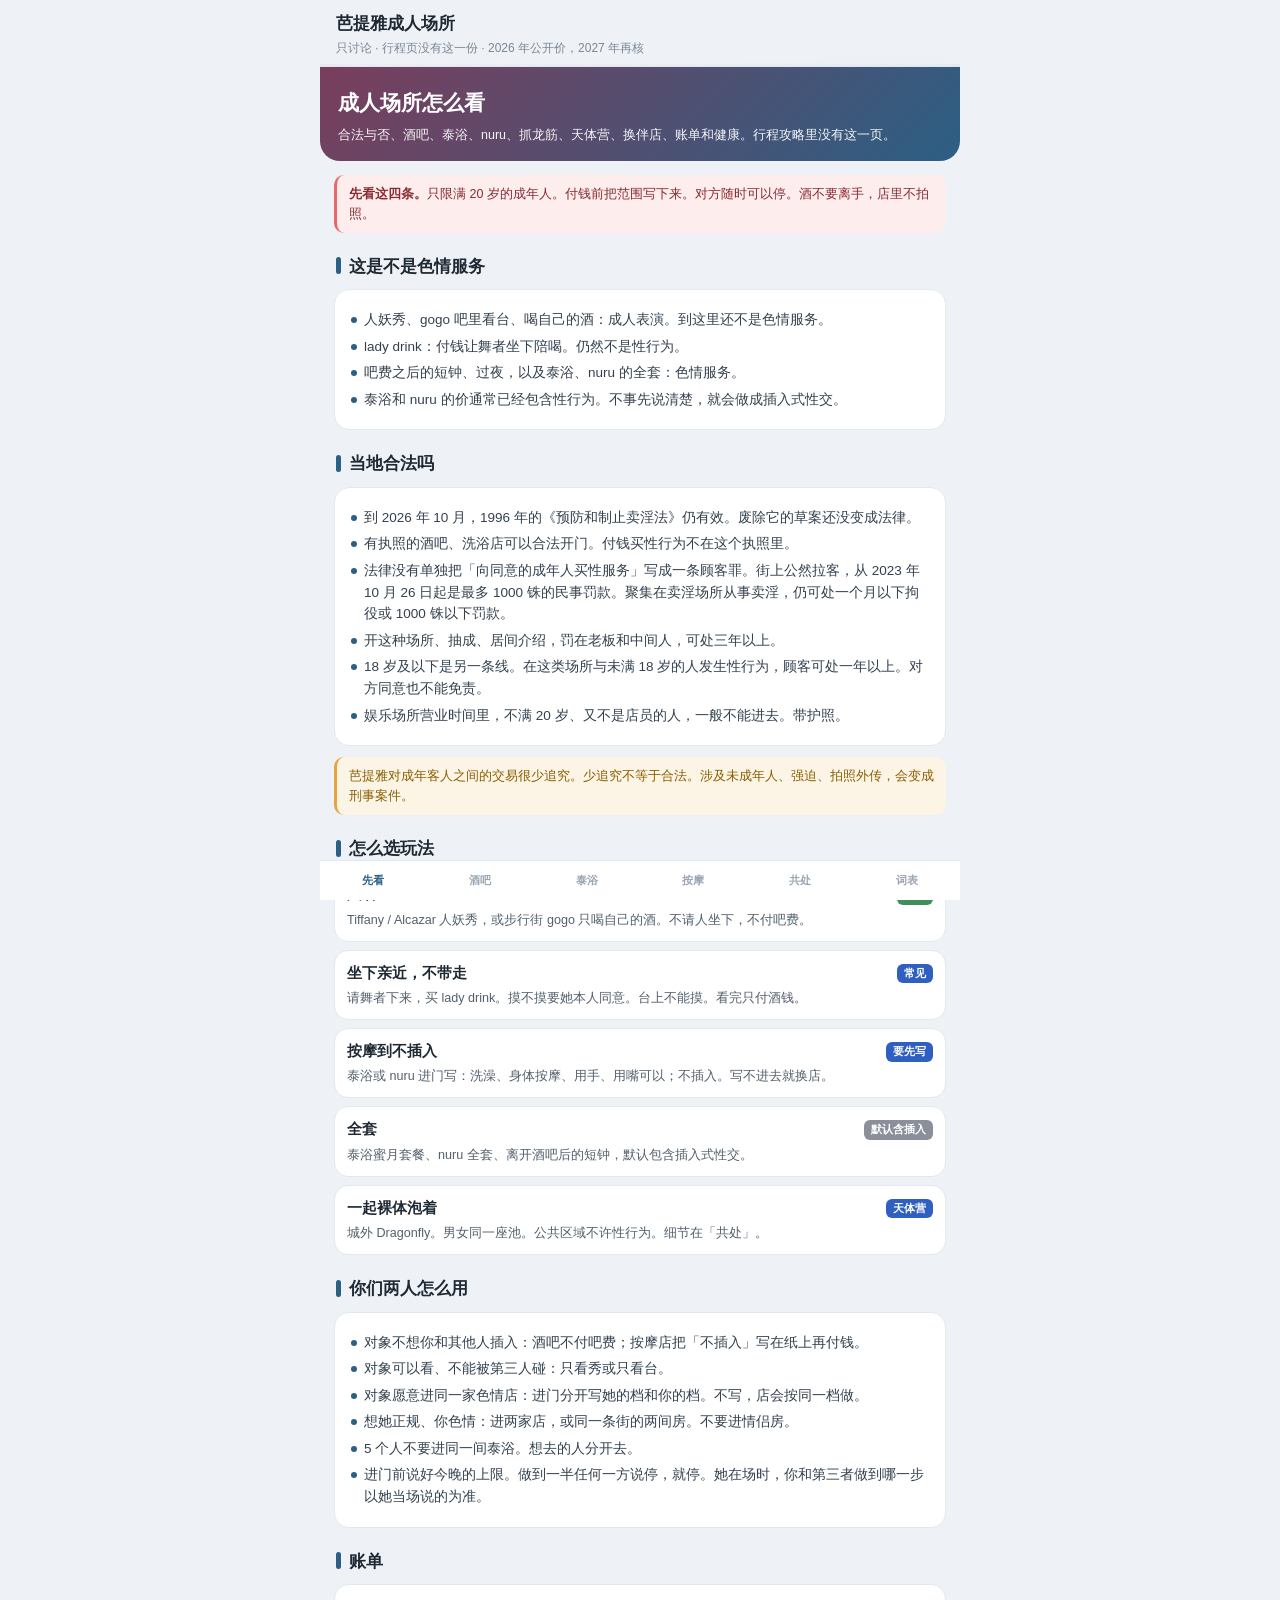
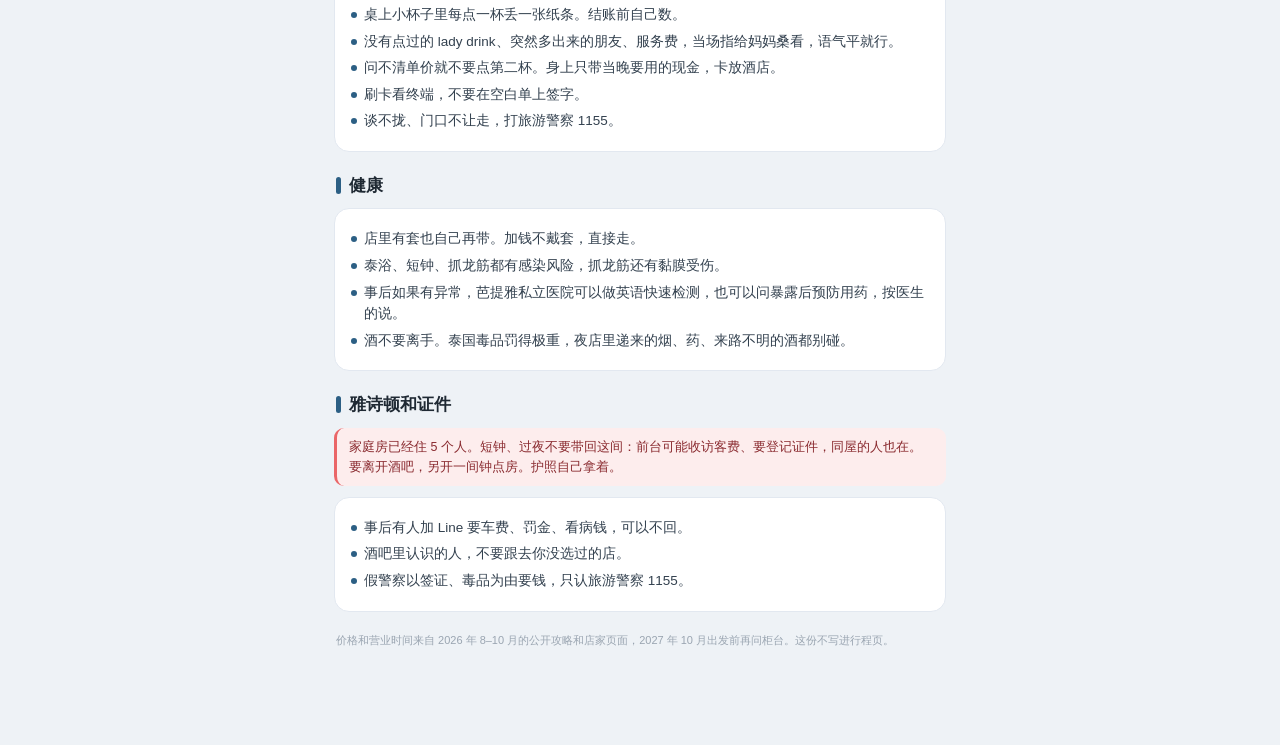
<file: pattaya-2027/adult.html>
<!DOCTYPE html>
<html lang="zh-CN">
<head>
<meta charset="UTF-8">
<meta name="viewport" content="width=device-width, initial-scale=1, viewport-fit=cover">
<meta name="theme-color" content="#EEF2F6">
<meta name="robots" content="noindex,nofollow">
<title>芭提雅成人场所说明</title>
<link rel="icon" href="data:,">
<style>
  * { margin:0; padding:0; box-sizing:border-box; -webkit-tap-highlight-color:transparent; }
  :root { --safe: env(safe-area-inset-bottom, 0px); --ink:#1F2933; --sub:#7B8794; --line:#E2E8F0; --blue:#2C5F84; --sea:#0F766E; --city:#C2671B; --bg:#EEF2F6; --head-h:52px; }
  body { font-family:'PingFang SC','Helvetica Neue','Segoe UI',Arial,sans-serif; background:var(--bg); color:var(--ink); line-height:1.6; font-size:15px; padding-bottom:calc(72px + var(--safe)); }
  .app { max-width:640px; margin:0 auto; min-height:100vh; }
  .app-head { position:fixed; left:0; right:0; top:0; max-width:640px; margin:0 auto; z-index:32; background:rgba(238,242,246,.94); backdrop-filter:blur(12px); padding:10px 16px 8px; border-bottom:0.5px solid var(--line); }
  .app-head h1 { font-size:17px; font-weight:700; }
  .app-head p { font-size:12px; color:var(--sub); margin-top:2px; }
  .app-body { padding-top:var(--head-h); }
  .page { display:none; }
  .page.on { display:block; }
  .pane { padding:12px 14px 24px; }
  .hero { background:linear-gradient(135deg,#7A3E5C,#2C5F84); color:#fff; border-radius:0 0 20px 20px; padding:22px 18px 16px; margin:0 -14px 14px; }
  .hero h1 { font-size:21px; font-weight:700; }
  .hero .sub { font-size:12.5px; opacity:.94; margin-top:5px; }
  .sec-title { display:flex; align-items:center; gap:8px; font-size:16.5px; font-weight:700; margin:20px 2px 10px; }
  .sec-title::before { content:''; width:5px; height:17px; border-radius:3px; background:var(--blue); }
  .card { background:#fff; border:0.5px solid var(--line); border-radius:15px; padding:14px 15px; margin-bottom:11px; font-size:13.5px; }
  .card h3 { font-size:14.5px; margin-bottom:6px; }
  .card ul { list-style:none; }
  .card li { position:relative; padding-left:14px; margin:5px 0; color:#33414F; }
  .card li::before { content:''; position:absolute; left:1px; top:8px; width:6px; height:6px; border-radius:50%; background:var(--blue); }
  .note { margin:8px 0 11px; border-radius:10px; padding:9px 12px; font-size:12.5px; line-height:1.6; }
  .red { background:#FDEDED; color:#8A2B30; border-left:3px solid #EA6668; }
  .yel { background:#FCF5E6; color:#8A5D00; border-left:3px solid #E8A33D; }
  .grn { background:#EBF6EC; color:#1F6B32; border-left:3px solid #52A85C; }
  .blu { background:#EAF2F9; color:#23506E; border-left:3px solid #5B93B8; }
  .note b, .card b { font-weight:700; }
  .cmp { background:#fff; border:0.5px solid var(--line); border-radius:14px; padding:11px 12px; margin-bottom:8px; }
  .cmp-top { display:flex; align-items:center; gap:8px; flex-wrap:wrap; }
  .cmp-top b { font-size:14.5px; }
  .rank { margin-left:auto; font-size:11px; font-weight:700; border-radius:6px; padding:1px 7px; color:#fff; background:#3F8F5B; }
  .rank.alt { background:#2F5FC0; }
  .rank.gray { background:#8A8F99; }
  .cmp-meta { font-size:12.6px; color:#52606D; margin-top:3px; }
  .hint { font-size:12.5px; color:var(--sub); margin-bottom:8px; }
  .tbl { width:100%; border-collapse:collapse; font-size:12.3px; }
  .tbl th, .tbl td { text-align:left; padding:7px 6px; border-bottom:0.5px solid #EDF1F5; vertical-align:top; }
  .tbl th { color:var(--sub); font-weight:700; font-size:11px; }
  .footer { font-size:11px; color:#9AA5B1; line-height:1.65; padding:8px 2px 0; }
  nav.dock { position:fixed; left:0; right:0; bottom:0; z-index:40; display:grid; grid-template-columns:repeat(6,1fr); background:#fff; border-top:0.5px solid var(--line); padding:6px 0 calc(6px + var(--safe)); max-width:640px; margin:0 auto; }
  nav.dock button { border:0; background:none; font-family:inherit; font-size:11px; font-weight:700; color:#9AA5B1; padding:6px 2px; white-space:nowrap; }
  nav.dock button.on { color:var(--blue); }
  .term { background:#fff; border:0.5px solid var(--line); border-radius:12px; padding:10px 12px; margin-bottom:8px; }
  .term b { display:block; font-size:14px; margin-bottom:3px; }
  .term p { font-size:13px; color:#33414F; }
  @media (min-width:800px) {
    .app-head, nav.dock { left:50%; right:auto; width:640px; transform:translateX(-50%); }
  }
</style>
</head>
<body>
<div class="app">
  <header class="app-head">
    <h1>芭提雅成人场所</h1>
    <p>只讨论 · 行程页没有这一份 · 2026 年公开价，2027 年再核</p>
  </header>
  <div class="app-body">

    <section id="page-first" class="page on">
      <div class="pane">
        <div class="hero">
          <h1>成人场所怎么看</h1>
          <div class="sub">合法与否、酒吧、泰浴、nuru、抓龙筋、天体营、换伴店、账单和健康。行程攻略里没有这一页。</div>
        </div>

        <div class="note red"><b>先看这四条。</b>只限满 20 岁的成年人。付钱前把范围写下来。对方随时可以停。酒不要离手，店里不拍照。</div>

        <div class="sec-title">这是不是色情服务</div>
        <div class="card"><ul>
          <li>人妖秀、gogo 吧里看台、喝自己的酒：成人表演。到这里还不是色情服务。</li>
          <li>lady drink：付钱让舞者坐下陪喝。仍然不是性行为。</li>
          <li>吧费之后的短钟、过夜，以及泰浴、nuru 的全套：色情服务。</li>
          <li>泰浴和 nuru 的价通常已经包含性行为。不事先说清楚，就会做成插入式性交。</li>
        </ul></div>

        <div class="sec-title">当地合法吗</div>
        <div class="card"><ul>
          <li>到 2026 年 10 月，1996 年的《预防和制止卖淫法》仍有效。废除它的草案还没变成法律。</li>
          <li>有执照的酒吧、洗浴店可以合法开门。付钱买性行为不在这个执照里。</li>
          <li>法律没有单独把「向同意的成年人买性服务」写成一条顾客罪。街上公然拉客，从 2023 年 10 月 26 日起是最多 1000 铢的民事罚款。聚集在卖淫场所从事卖淫，仍可处一个月以下拘役或 1000 铢以下罚款。</li>
          <li>开这种场所、抽成、居间介绍，罚在老板和中间人，可处三年以上。</li>
          <li>18 岁及以下是另一条线。在这类场所与未满 18 岁的人发生性行为，顾客可处一年以上。对方同意也不能免责。</li>
          <li>娱乐场所营业时间里，不满 20 岁、又不是店员的人，一般不能进去。带护照。</li>
        </ul></div>
        <div class="note yel">芭提雅对成年客人之间的交易很少追究。少追究不等于合法。涉及未成年人、强迫、拍照外传，会变成刑事案件。</div>

        <div class="sec-title">怎么选玩法</div>
        <div class="cmp"><div class="cmp-top"><b>只看</b><span class="rank">最轻</span></div><div class="cmp-meta">Tiffany / Alcazar 人妖秀，或步行街 gogo 只喝自己的酒。不请人坐下，不付吧费。</div></div>
        <div class="cmp"><div class="cmp-top"><b>坐下亲近，不带走</b><span class="rank alt">常见</span></div><div class="cmp-meta">请舞者下来，买 lady drink。摸不摸要她本人同意。台上不能摸。看完只付酒钱。</div></div>
        <div class="cmp"><div class="cmp-top"><b>按摩到不插入</b><span class="rank alt">要先写</span></div><div class="cmp-meta">泰浴或 nuru 进门写：洗澡、身体按摩、用手、用嘴可以；不插入。写不进去就换店。</div></div>
        <div class="cmp"><div class="cmp-top"><b>全套</b><span class="rank gray">默认含插入</span></div><div class="cmp-meta">泰浴蜜月套餐、nuru 全套、离开酒吧后的短钟，默认包含插入式性交。</div></div>
        <div class="cmp"><div class="cmp-top"><b>一起裸体泡着</b><span class="rank alt">天体营</span></div><div class="cmp-meta">城外 Dragonfly。男女同一座池。公共区域不许性行为。细节在「共处」。</div></div>

        <div class="sec-title">你们两人怎么用</div>
        <div class="card"><ul>
          <li>对象不想你和其他人插入：酒吧不付吧费；按摩店把「不插入」写在纸上再付钱。</li>
          <li>对象可以看、不能被第三人碰：只看秀或只看台。</li>
          <li>对象愿意进同一家色情店：进门分开写她的档和你的档。不写，店会按同一档做。</li>
          <li>想她正规、你色情：进两家店，或同一条街的两间房。不要进情侣房。</li>
          <li>5 个人不要进同一间泰浴。想去的人分开去。</li>
          <li>进门前说好今晚的上限。做到一半任何一方说停，就停。她在场时，你和第三者做到哪一步以她当场说的为准。</li>
        </ul></div>

        <div class="sec-title">账单</div>
        <div class="card"><ul>
          <li>桌上小杯子里每点一杯丢一张纸条。结账前自己数。</li>
          <li>没有点过的 lady drink、突然多出来的朋友、服务费，当场指给妈妈桑看，语气平就行。</li>
          <li>问不清单价就不要点第二杯。身上只带当晚要用的现金，卡放酒店。</li>
          <li>刷卡看终端，不要在空白单上签字。</li>
          <li>谈不拢、门口不让走，打旅游警察 1155。</li>
        </ul></div>

        <div class="sec-title">健康</div>
        <div class="card"><ul>
          <li>店里有套也自己再带。加钱不戴套，直接走。</li>
          <li>泰浴、短钟、抓龙筋都有感染风险，抓龙筋还有黏膜受伤。</li>
          <li>事后如果有异常，芭提雅私立医院可以做英语快速检测，也可以问暴露后预防用药，按医生的说。</li>
          <li>酒不要离手。泰国毒品罚得极重，夜店里递来的烟、药、来路不明的酒都别碰。</li>
        </ul></div>

        <div class="sec-title">雅诗顿和证件</div>
        <div class="note red">家庭房已经住 5 个人。短钟、过夜不要带回这间：前台可能收访客费、要登记证件，同屋的人也在。要离开酒吧，另开一间钟点房。护照自己拿着。</div>
        <div class="card"><ul>
          <li>事后有人加 Line 要车费、罚金、看病钱，可以不回。</li>
          <li>酒吧里认识的人，不要跟去你没选过的店。</li>
          <li>假警察以签证、毒品为由要钱，只认旅游警察 1155。</li>
        </ul></div>
        <p class="footer">价格和营业时间来自 2026 年 8–10 月的公开攻略和店家页面，2027 年 10 月出发前再问柜台。这份不写进行程页。</p>
      </div>
    </section>

    <section id="page-bar" class="page">
      <div class="pane">
        <div class="sec-title">gogo 吧怎么进</div>
        <p class="hint">有舞台的酒吧。舞者轮流上台。客人坐下喝酒。步行街最多，LK Metro 更安静、酒便宜一档。</p>
        <div class="card"><ul>
          <li>进门大多不收门票。坐下就要点一杯自己的酒。</li>
          <li>2026 年 10 月：步行街啤酒大约 150–180 铢，lady drink 大约 220–260 铢。LK Metro 略低，lady drink 大约 195–220 铢。</li>
          <li>台上的人有编号。想让谁下来坐，跟她或妈妈桑说。</li>
          <li>桌上有一个小杯子，每点一杯会丢一张纸条。结账时对纸条和账单。</li>
          <li>不能拍照、录像。酒不要离手。穿得太随便、醉得太明显，大店可能不让进。</li>
        </ul></div>

        <div class="sec-title">lady drink 和摸人</div>
        <div class="note blu">点 lady drink 不等于可以摸她。这杯酒只表示她坐下陪喝、她拿提成。摸不摸，要她本人明确同意。台上跳舞时不能摸。她摇头或躲开，手就停。</div>
        <div class="card"><ul>
          <li>她坐过来，不等于你已经买了这杯。要你让服务员下单才算。</li>
          <li>可以不买。说「现在不用，谢谢」即可。</li>
          <li>她自己靠过来、拉手、坐到腿上，才是她允许的亲近。做到哪一步由她说了算。</li>
          <li>跳舞时可以把小面额钞票放到台上作为小费。这是打赏，不是摸人的借口。</li>
        </ul></div>

        <div class="sec-title">吧费、短钟、过夜</div>
        <div class="card"><ul>
          <li>吧费付给酒吧，让她可以提前下班。2026 年步行街 gogo 常见 1500–2500 铢，LK Metro 大约 1500 铢，啤酒吧大约 400–700 铢。</li>
          <li>吧费不含离开之后的费用。她可以拒绝走。</li>
          <li>顺序：先问她本人愿不愿意走，再问妈妈桑吧费多少、要不要先买够几杯，在吧台付款，离开前对账单。</li>
          <li>短钟通常两三个小时，过夜留到第二天。另谈价。先说清总价、几小时、谁付车和房。</li>
          <li>有的店用固定价，2026 年有人写短钟 3000、过夜 7000，不能砍。XS、Chick、ATMOS 常被归进这一类。</li>
        </ul></div>
        <div class="note yel">不付吧费，人就不要带走。一出酒吧，默认容易做成短钟，也容易做成插入。</div>

        <div class="sec-title">不做爱，在酒吧还能做什么</div>
        <div class="card"><ul>
          <li>看台上的舞。大店隔一段时间有群舞或更露骨的小节目，仍然只看。</li>
          <li>请她下来坐、聊天、再买一两杯 lady drink。</li>
          <li>她同意的话，可以搂、摸、用手、用嘴。插入不要在酒吧里做，也不要付吧费带走。</li>
          <li>看完付自己的酒钱就走。</li>
        </ul></div>

        <div class="sec-title">能不能搂着舞者跳</div>
        <div class="card"><ul>
          <li>gogo 吧的结构是看台。没有「付了钱就能搂着指定舞者跳一整晚」的标准店型。</li>
          <li>啤酒吧（6 号街这一类）请她下来之后，她同意，可以在座位旁跟着音乐晃。这是最接近的。</li>
          <li>步行街的夜店有舞池：Insomnia、Mixx、808、Candy Shop、Marine Disco。11 点以后才热闹。里面的 coyote 是自己在小台上跳，不是付费舞伴。</li>
          <li>Baccara 有人写也可以在舞池自己跳，那是客人自己跳，不是搂店里的舞者。</li>
        </ul></div>

        <div class="sec-title">情侣去哪家 gogo</div>
        <div class="cmp"><div class="cmp-top"><b>Sapphire / Pin-Up</b><span class="rank">看场面</span></div><div class="cmp-meta">步行街大店，多舞台或大舞台。情侣坐着看很常见。Pin-Up 有的攻略也把它归进固定价带人走的那一类，只看台没有这个问题。</div></div>
        <div class="cmp"><div class="cmp-top"><b>Windmill</b><span class="rank alt">舞者更主动</span></div><div class="cmp-meta">老客人常说这里的舞者比较接受情侣。女性那一方往往要主动一点。只想安静看，容易觉得被靠近。</div></div>
        <div class="cmp"><div class="cmp-top"><b>Kink</b><span class="rank gray">更冲</span></div><div class="cmp-meta">在 LK Metro。有人说舞者会主动找女性客人，酒也推得勤。账单看清楚。</div></div>
        <div class="cmp"><div class="cmp-top"><b>Baccara / Palace / Shark</b><span class="rank alt">中等</span></div><div class="cmp-meta">步行街老店。Baccara 开了很久。Palace 相对简单。Shark 有人写成更像普通过夜而不是交易。</div></div>
        <div class="cmp"><div class="cmp-top"><b>LK Metro</b><span class="rank gray">第二片</span></div><div class="cmp-meta">步行街往内陆大约 15 分钟，Buakhao 和 Diana 巷之间。酒便宜一档。Champagne、Kiss、Crystal、Showgirls 常被点名。</div></div>

        <div class="sec-title">只看的舞台</div>
        <div class="cmp"><div class="cmp-top"><b>Tiffany / Alcazar</b><span class="rank">人妖秀</span></div><div class="cmp-meta">剧院，70–90 分钟。票大约几百到一千多铢。Tiffany 大约 18:00、19:30、21:00；Alcazar 大约 17:00、18:30、20:00，有时 21:30。2026 年 10 月查过，出发前再核。从二路雅诗顿打车近。</div></div>
        <div class="cmp"><div class="cmp-top"><b>步行街短篇成人秀</b><span class="rank gray">先问价</span></div><div class="cmp-meta">台上表演，观众不参与。坐下前问清时长、含几杯、总价。乒乓球秀一类很多是高价观光，和 Tiffany、Alcazar 不是一类。</div></div>

        <div class="sec-title">人、6 号街、海滩路</div>
        <div class="card"><ul>
          <li>泰浴一排里可能混有人妖，有的 gogo 整店都是。在意的话进门问经理，看胸牌、看店门口的字。</li>
          <li>6 号街更直接，下午就开。进房间前把总价说死，含不含房费也要问。</li>
          <li>海滩路、步行街拉客的散客，偷东西和到酒店再加价的情况最多。</li>
        </ul></div>
        <p class="footer">6 号街是啤酒吧，没有大舞台。住二路走路可到。步行街打车大约 10 分钟。</p>
      </div>
    </section>

    <section id="page-soapy" class="page">
      <div class="pane">
        <div class="sec-title">泰浴是什么</div>
        <p class="hint">英文常叫 soapy / soapland。泰语 aap ob nuat，洗澡、蒸、按摩。大店包房。和街边泰式、油压不是一类。</p>
        <div class="card"><ul>
          <li>下午开门，人最齐是晚上 6 点到 9 点。周末再早一点。</li>
          <li>大厅玻璃窗或一排座位后面坐着技师，每人一个号或颜色胸牌。颜色就是价位。看完告诉经理号码。没有看上的，可以直接离开。</li>
          <li>先在柜台付清。让对方把胸牌价、加项、刷卡手续费写下来再付。现金泰铢最省事。有的店刷卡加大约 3%。</li>
          <li>房间里有浴缸、充气床垫和床。先在浴缸里洗，再到皂沫床垫上用身体滑动，然后是私密部分。整段大约 60–90 分钟，一般含一次。</li>
          <li>房间里用店里的套。小费另算，常见几百铢，不是强制。拍照片不允许。</li>
        </ul></div>
        <div class="note yel">步行街没有泰浴。店在二路或南边。雅诗顿沿二路坐双条车，主路大约 10 铢。</div>

        <div class="sec-title">私密部分默认包含什么</div>
        <div class="card"><ul>
          <li>用手、口交，然后性交。店里提供套。这段时间里一般一次。</li>
          <li>不想插入，进门必须写明。默认会做成插入。</li>
        </ul></div>

        <div class="sec-title">情侣怎么洗</div>
        <div class="note blu">服务女客的也是女技师。门口的男人是经理，不上房。这家店型没有男技师配给女客。</div>
        <div class="card"><ul>
          <li>进门第一句：两个人、一间房。再看人。常见是两位女技师，各对一位。</li>
          <li>一位技师服务你们两个人，和两位技师进同一间，是两种价。付钱前写清楚。</li>
          <li>那位女技师对她做同样的前半段：洗澡，皂沫床垫上用身体按摩。</li>
          <li>后面是这位女技师和她的身体接触：用手、口交、身体贴在一起。没有男技师插入她这一项。</li>
          <li>两种走法，进门先说：你们两人自己做、技师在旁边帮忙；或者四个人都参加。她可以拒绝某一步。</li>
          <li>Sabai Dee 菜单上有蜜月套餐。Honey 1 有情侣做过，价格按两个人算，大约是单人的两倍。</li>
        </ul></div>

        <div class="sec-title">2026 年在营的泰浴</div>
        <p class="hint">有一份 2026 年 8 月的名单收成 6 家。另一份名单的价对不上。进门以胸牌为准。</p>
        <div class="card" style="overflow-x:auto">
          <table class="tbl">
            <thead><tr><th>店</th><th>位置</th><th>公开价</th><th>备注</th></tr></thead>
            <tbody>
              <tr><td>Honey 2</td><td>二路 × Soi 3，Big C 对面</td><td>1800–2500</td><td>最便宜、最好认。一份写营业到 02:00。外国人有时会被报高一点。</td></tr>
              <tr><td>Honey 1</td><td>二路进去的 Soi 11</td><td>2000–3500</td><td>店小。2025 年有情侣做过，大约 2800×2。</td></tr>
              <tr><td>Sabai Room</td><td>二路，Soi 5 和 6 之间</td><td>2000–3000</td><td>老店。没有床垫，滑动在浴缸里。门口有对女客和情侣的牌子。</td></tr>
              <tr><td>P.P. Body</td><td>Soi Buakhao 的 Soi 21</td><td>2000–3000</td><td>住 Buakhao 才顺路。</td></tr>
              <tr><td>Sabai Dee</td><td>二路 × Soi 2，海豚环岛</td><td>一份 2500–3800，一份 3300–6000</td><td>人最多，大约 60–80 人。对外有情侣 / 蜜月套餐。加项多，付钱前写总价。约 12:30–01:00。</td></tr>
              <tr><td>Grand Honey 3</td><td>南芭，Chaloem Phrakiat 19 巷</td><td>3500–8000</td><td>房间和浴缸最好。有中文接待。约 13:00–01:00。步行街北边大约 1 公里。</td></tr>
            </tbody>
          </table>
        </div>
        <div class="cmp"><div class="cmp-top"><b>第一家想搞懂泰浴</b></div><div class="cmp-meta">Honey 2。</div></div>
        <div class="cmp"><div class="cmp-top"><b>情侣房最明确</b></div><div class="cmp-meta">Sabai Dee。进门就说情侣房。</div></div>
        <div class="cmp"><div class="cmp-top"><b>房间要好</b></div><div class="cmp-meta">Grand Honey 3。</div></div>
        <p class="footer">Honey 连锁占这 6 家里的 3 家。2026 年这 6 家都收外国人。现金为主。</p>
      </div>
    </section>

    <section id="page-massage" class="page">
      <div class="pane">
        <div class="sec-title">nuru 和泰浴差在哪</div>
        <div class="card"><ul>
          <li>泰浴：洗澡 + 肥皂沫 + 充气床垫滑动，然后私密部分。</li>
          <li>nuru：用海藻做成的润滑胶，技师用全身在客人身上滑。重点是这种胶，不是泡澡。</li>
          <li>芭提雅的 nuru 店也常把性行为算进套餐。不插入同样要先写。</li>
        </ul></div>

        <div class="sec-title">Pattaya Vice</div>
        <div class="cmp"><div class="cmp-top"><b>二路 × Soi Marine，步行街那一端</b><span class="rank alt">2025 年底开</span></div><div class="cmp-meta">曼谷 BKK Vice 的芭提雅分店。官网写提供情侣房和双技师。2026 年 10 月有人整理：豪华房 40 分钟起 2000 铢；nuru 一小时大约 3000–4000；泰浴一小时大约 3500，只在按摩浴缸房。双人 / 情侣从大约 4000 做到 9500。每天 11:00–02:00。电话 033 083 009。预约有人写 LINE @684fblis、WhatsApp +66 64 054 4701。地址有人写 115 25-25 Moo 10。</div></div>

        <div class="sec-title">其他 nuru（2026 年名单）</div>
        <div class="card"><ul>
          <li>价大约 2000–4500 铢一档，Canary、HOHO 更高，到 9800。</li>
          <li>三路上比较密：88 Massage、Dragon、Banana、PlayTime、Ten Sauna、Nuru Spa 常被放在一起。</li>
          <li>Canary、Dragon 有人写情侣 nuru，大约 6000 铢起，同一间房，要预约。</li>
          <li>KINBI 在步行街二路一带。PlayTime、Banana 可以叫去酒店。</li>
        </ul></div>
        <div class="note yel">这些店的「全套」含什么，各家不一样。有的停在用手，有的做到插入。柜台问清这一档包什么。</div>

        <div class="sec-title">抓龙筋</div>
        <div class="note blu">就是前列腺按摩。技师戴手套，从肛门伸入手指按这块腺体。不是普通泰式里按腰、按背。</div>
        <div class="card"><ul>
          <li>可以射精，但不是每个人、每一次都会。有人只是涨、酸、想尿。</li>
          <li>只按前列腺：精液可能流出来，快感比较闷、比较深。有人叫前列腺高潮。</li>
          <li>一边按，一边用手或用嘴刺激阴茎：射精方式和平时用手接近，前列腺把感觉加强。88 Massage 的 Cat Pose 就是这种。</li>
          <li>射出来的是精液。涨得像要小便，让技师停。不舒服就说停。射完这次结束，不要接着再做一轮。</li>
        </ul></div>
        <div class="cmp"><div class="cmp-top"><b>88 Massage</b><span class="rank">抓龙筋常被点名</span></div><div class="cmp-meta">三路，Terminal 21 附近，Chaloem Phrakiat 6 巷 249 号。韩国客人多。菜单有男士课程和前列腺课程。2026 年公开价大约 2300–4500 铢，90 分钟常见。约 11:00–23:30，最晚接待有人写 22:00。周末要预约。电话 +66 98 883 8488。这家以男士课程为主，对象如果只要正规泰式，不一定能在同一家排到。</div></div>

        <div class="sec-title">两人分开：她正规，你色情</div>
        <div class="note red">不要进情侣房。店员听成情侣，就会两位技师一起上。</div>
        <div class="card"><ul>
          <li>先带她去正规泰式或油压。跟酒店或店员说 Thai massage, no extra。先问清是泰式还是油压，不要加钟。她做完在休息区等，或回酒店汇合。</li>
          <li>你再去色情店。不想插入，写下来：用手、用嘴、身体按摩可以，不插入。想加抓龙筋，去 88 Massage，同样先写清要不要插入。</li>
          <li>尺度小：油压加用手。尺度大：再加上身体接触和抓龙筋。</li>
          <li>街边写 Thai massage 的小店，有的会问要不要加钟。她那一间付钱时再说一遍：只要正规按摩。</li>
        </ul></div>

        <div class="sec-title">同一家色情店，她会做什么</div>
        <div class="card"><ul>
          <li>默认和你同一档。两位女技师，一间或隔壁两间，给她的也是洗澡、身体按摩，再做到用手、用嘴，甚至女技师和她之间的插入。</li>
          <li>她不想做到这一步，进门分开写：她只要普通油压或泰式，不加身体接触；你要色情那一档。</li>
          <li>分开写之后，她那一间从轻到重：穿衣服的泰式；油压、可以要求不碰私处；洗澡、擦身体；再加上用手或身体贴着滑，仍然不插入。</li>
          <li>店如果坚持两个人必须同一档，就换店。她去正规泰式，你自己再去色情店。</li>
        </ul></div>
        <p class="footer">对象在场时，你和技师做到哪一步，进门前先跟她说好。</p>
      </div>
    </section>

    <section id="page-mix" class="page">
      <div class="pane">
        <div class="sec-title">男女一起坦诚相见？</div>
        <div class="note yel">芭提雅没有日本那种男女客人一起泡的公共大澡堂。城里的温泉、桑拿要么分男女，要么要穿泳衣。Gogo 吧里客人穿着衣服。泰浴是关上门的包房。</div>
        <div class="card"><ul>
          <li>要一起裸体、泡着、看看别人：城外天体营 Dragonfly。</li>
          <li>要酒吧里可以动手：换伴店或恋物俱乐部，进门先问今晚对情侣的规矩。</li>
          <li>男桑拿只收男客，两个人用不上。</li>
        </ul></div>

        <div class="sec-title">Dragonfly Naturist Village</div>
        <p class="hint">现场温泉也叫 Riva Waree。城外大约 10 公里。全园要求裸体，不是可穿可不穿。男女都能进同一座池、同一片院子。</p>
        <div class="card"><ul>
          <li>情侣（一男一女）不用办会员。单身男性要会员才能白天访客。</li>
          <li>白天访客：男 1000 铢、女 500 铢。定价从 2024 年 5 月起，出发前再核。</li>
          <li>非会员大约 09:00–18:00。会员可以更晚。</li>
          <li>第一次可以用店里的纱笼或毛巾，不能穿街服。工作人员上班时穿着衣服。</li>
          <li>这里是天体营。公共区域不许性行为、不许动手动脚。那种事只能回自己房间。</li>
          <li>拍照有规定。违反规矩会请出去，不退钱。</li>
          <li>有室外泳池、温泉（冷池、热池、温水池）、餐厅酒吧。当天能回雅诗顿。</li>
          <li>电话 095 890 4598。官网 dragonflynaturistvillage.com</li>
        </ul></div>

        <div class="sec-title">三家怎么选</div>
        <div class="cmp"><div class="cmp-top"><b>The Castle</b><span class="rank">捆绑鞭打</span></div><div class="cmp-meta">地牢、道具、女支配带场。情侣要刺激、她又在场，先来这家看 10 分钟示范。</div></div>
        <div class="cmp"><div class="cmp-top"><b>Climax Berlin</b><span class="rank alt">水池夜店</span></div><div class="cmp-meta">室内温水池、表演、DJ。想热闹、想下水，来这家。</div></div>
        <div class="cmp"><div class="cmp-top"><b>Whisper Lounge</b><span class="rank gray">先问再去</span></div><div class="cmp-meta">换伴网站这样写。现场评价更像安静男士酒吧。不要按大厅换伴去预期。</div></div>

        <div class="sec-title">The Castle 怎么玩</div>
        <p class="hint">三路 406/26，离 LK Metro 走路大约 5 分钟。大约 20 年。17:30 开门，有人写成午夜以后人才齐。电话 038-415-162。邮箱 castlepattaya@gmail.com</p>
        <div class="card"><ul>
          <li>穿黑衣服。没有就现场借一件黑外套。</li>
          <li>进门大约 1000 铢，含第一杯酒。后面每杯大约 350 铢。给女支配、女奴买酒也是大约 350 铢。</li>
          <li>周二、周五有人写成 1500 铢含入场加畅饮，含部分烈酒。</li>
          <li>坐下来之后，女支配会带几个女孩做大约 5–10 分钟示范：跪下、被打、听指令。看完带你走场地：酒吧、暗房、哥特圆桌、地牢、像 6 号街那样的包房。</li>
          <li>刺激点：可以当支配，也可以当被支配。店里有支配、被支配、可切换的人。可以绑、鞭、滴蜡、换装、角色扮演。</li>
          <li>官网有给新手的一对一入门课，先写信问。</li>
          <li>人台寿司大约 1500 铢/人，至少 2 人，提前一天订。</li>
          <li>包一块场地、带一位店员，有人写成大约 3500 铢/小时。官网写成恋物体验，不把插入式性交写进价里。要不要做到那一步，进包房前跟女支配说死。有人写店规不允许性交，也有客人说最后还是做了。以当天她说的为准。</li>
          <li>情侣夜大约每月一次，女伴免门票、免第一杯。平时也接待情侣。她可以只看示范，也可以进场地。</li>
          <li>5 个人一起只适合坐着看。要玩，你们两人进包房。</li>
        </ul></div>

        <div class="sec-title">Climax Berlin 怎么玩</div>
        <p class="hint">北芭 Na Kluea，8/152 Moo 6，不在步行街。大约 21:00–05:00。电话 +66 81 176 7340 或 +66 93 793 9749。</p>
        <div class="card"><ul>
          <li>周五泳池派对有人写 20:00 开门，入场 300 铢含一杯酒。普通入场也有人写 300 铢。</li>
          <li>5 人套餐从大约 3999 铢起，含一瓶酒、用池、坐卡座。再往上有更贵的卡座套餐。</li>
          <li>刺激点在水：室内温水池、按摩浴缸、池边卡座、DJ。官网还写钢管、双人女表演、碗秀、陪坐的 Party Girls。</li>
          <li>另有 lifestyle 用的 play room。楼上有客房，可以不过夜回雅诗顿。</li>
          <li>池边是夜店，不是天体营。泳衣或内衣下水更常见。</li>
          <li>陪坐要买 lady drink，价进门问。play room 另算，问清能不能只有你们两人、要不要店员进来、包不包含性行为。</li>
        </ul></div>

        <div class="sec-title">Whisper Lounge 怎么玩</div>
        <p class="hint">南芭提雅路，大约 193/143。换伴网站写成「芭提雅唯一面向情侣的换伴 / 恋物酒吧」。邮箱 whisperloungeboss@gmail.com</p>
        <div class="card"><ul>
          <li>现场评价更像沙发、台球、8–10 个女孩陪坐的男士俱乐部。有人写成冷清、尺度小。楼上有客房。</li>
          <li>2026 年有人写：啤酒大约 80 铢起，lady drink 大约 150–180，吧费大约 500–1000，楼上短钟房大约 300 铢起。女孩的费用另谈。有人 2022 年写成幕后小隔间不加收。</li>
          <li>按安静酒吧来：坐下、请人过来、谈得拢再上楼。情侣可以进。</li>
          <li>不要指望大厅里一群陌生人一起玩。去之前先发邮件问今晚有没有情侣局。</li>
        </ul></div>
        <div class="note blu">进这三家都把今晚的上限说死：只看、只玩道具、还是做到插入。满 20 岁，带护照。账单不对打 1155。</div>

        <div class="sec-title">男桑拿</div>
        <div class="card"><ul>
          <li>Sands、Sansuk、M2M Jomtien Complex 这类是男客桑拿，不接待你们这对男女。</li>
        </ul></div>
        <p class="footer">天体营和换伴店是两类地方。想错了会在现场很尴尬。</p>
      </div>
    </section>

    <section id="page-words" class="page">
      <div class="pane">
        <div class="sec-title">店的种类</div>
        <div class="term"><b>gogo 吧 / go-go bar</b><p>有舞台的酒吧。舞者在台上跳，客人坐下喝。只看、只喝自己的酒，就到此为止。</p></div>
        <div class="term"><b>啤酒吧 / beer bar</b><p>露天或半露天的小酒吧，没有大舞台。有人过来陪坐。6 号街主要是这种。</p></div>
        <div class="term"><b>coyote 吧</b><p>台上也有人跳，常被写成只看表演、不付吧费带走。和 gogo 不是同一套。</p></div>
        <div class="term"><b>泰浴 / soapy / soapland / aap ob nuat</b><p>大店包房，洗澡、肥皂沫、身体按摩，后面默认还有性行为。</p></div>
        <div class="term"><b>nuru</b><p>用海藻润滑胶做的全身滑动按摩。和泰浴不一样。芭提雅也常把性行为算进套餐。</p></div>
        <div class="term"><b>人妖秀</b><p>Tiffany、Alcazar 这种剧院。唱歌跳舞 70–90 分钟。舞台表演，不是性行为。</p></div>
        <div class="term"><b>夜店 / nightclub</b><p>有舞池、有 DJ。11 点以后才热闹。里面的 coyote 是自己跳，不是付费舞伴。</p></div>
        <div class="term"><b>天体营 / naturist</b><p>公共区域要求裸体。Dragonfly 是这种。和色情店、换伴店不是一类。</p></div>
        <div class="term"><b>换伴店 / swingers club</b><p>情侣和自愿的人一起社交、可能发生性关系的酒吧。Whisper Lounge 对外这样写，现场更像安静男士酒吧，去之前先问。</p></div>
        <div class="term"><b>散客 / freelancer</b><p>不属于某一家酒吧、在街上自己接人。海滩路最多。</p></div>

        <div class="sec-title">付钱</div>
        <div class="term"><b>lady drink</b><p>你出钱给舞者买的一杯酒，比你自己的酒贵，差价是她的提成。可以不买。</p></div>
        <div class="term"><b>吧费 / bar fine</b><p>付给酒吧、让她提前下班的钱。不是给她的，也不包含离开之后。她可以拒绝走。</p></div>
        <div class="term"><b>短钟 / short time</b><p>离开酒吧之后按几小时算的私人相处，通常两三个小时。</p></div>
        <div class="term"><b>过夜 / long time</b><p>留到第二天早上。和短钟都要另外谈价。</p></div>
        <div class="term"><b>全套 / full course</b><p>这一档价钱里包含做到性行为，不是只按摩。</p></div>
        <div class="term"><b>happy ending</b><p>按摩最后的性服务。可能是用手，也可能做到性交。各店不一样，付钱前问清。</p></div>
        <div class="term"><b>蜜月套餐 / honeymoon</b><p>Sabai Dee 给一对情侣的项目：一间房、两位女技师。默认包含性行为。</p></div>
        <div class="term"><b>duo</b><p>两人份。可能是两位技师，也可能是一对情侣。看到先问是哪种。</p></div>
        <div class="term"><b>加钟</b><p>正规按摩店问要不要加时。在色情语境里，常常等于要不要加性服务。她做正规按摩时明确说不要加钟。</p></div>
        <div class="term"><b>chit / bin</b><p>酒吧桌上装纸条的小杯子。每点一杯丢一张。结账对这个。</p></div>

        <div class="sec-title">店里的人和动作</div>
        <div class="term"><b>妈妈桑 / mamasan</b><p>酒吧里管舞者的女经理。吧费问她。</p></div>
        <div class="term"><b>鱼缸 / fishbowl</b><p>泰浴大厅里供挑选的玻璃窗或一排座位。</p></div>
        <div class="term"><b>胸牌 / badge</b><p>技师身上的号牌。颜色代表价位。</p></div>
        <div class="term"><b>Cat Pose</b><p>88 Massage 的招牌：一边身体接触，一边做前列腺按摩。</p></div>
        <div class="term"><b>抓龙筋</b><p>前列腺按摩。手指从肛门进入，按这块腺体。</p></div>
        <div class="term"><b>口交</b><p>用嘴做的性接触。</p></div>
        <div class="term"><b>插入 / 性交</b><p>这里指生殖器进入对方体内。你们说「只要不插入都可以」时，停在这一步之前。</p></div>
        <div class="term"><b>套</b><p>安全套。房间里用店里的。</p></div>
        <div class="term"><b>jacuzzi</b><p>房间里的按摩浴缸。有的店只有这种房间才提供泰浴。</p></div>
        <div class="term"><b>四手 / four hand</b><p>两位技师同时给一个人按摩。88 Massage 的皇帝课程是这种。</p></div>
        <div class="term"><b>女支配 / mistress</b><p>The Castle 里管场、发指令的人。示范和包房都先问她。</p></div>
        <div class="term"><b>女奴 / 被支配 / sub</b><p>听指令的一方。 Castle 店员里两种都有，也可以切换。</p></div>
        <div class="term"><b>地牢 / dungeon</b><p>Castle 里放绑缚和鞭具的场地。</p></div>
        <div class="term"><b>play room</b><p>店里给客人继续的包房。Climax 有，Castle 也有类似的私人场地。</p></div>
        <div class="term"><b>人台寿司 / nyotaimori</b><p>Castle 的项目：寿司摆在人身上吃。大约 1500 铢/人，至少 2 人，提前一天订。</p></div>

        <div class="sec-title">地名</div>
        <div class="term"><b>Walking Street / 步行街</b><p>海滩南端晚上封路的那条。gogo 和短篇成人秀集中在这里。没有泰浴。</p></div>
        <div class="term"><b>Soi / 巷</b><p>小巷。Soi 6 就是 6 号街。</p></div>
        <div class="term"><b>二路 / Second Road</b><p>平行于海滩路的主路。雅诗顿在这上面。泰浴大多在二路。</p></div>
        <div class="term"><b>三路 / Third Road</b><p>再往内一横。88 Massage 等 nuru 店多在这带。</p></div>
        <div class="term"><b>海豚环岛</b><p>二路北段的转盘。Sabai Dee 在旁边的 Soi 2。</p></div>
        <div class="term"><b>LK Metro</b><p>步行街往内陆大约 15 分钟的酒吧区。</p></div>
        <div class="term"><b>双条车 / songthaew</b><p>红色敞篷小公车。主路大约 10 铢一位。</p></div>
        <div class="term"><b>Soi Buakhao</b><p>二路和三路之间的一条住宿巷。P.P. Body 在附近。</p></div>
        <div class="term"><b>Pattaya Tai Road</b><p>南芭提雅路。Whisper Lounge 在这条。</p></div>
        <div class="term"><b>Na Kluea / 北芭</b><p>Climax Berlin 在这片，不在步行街。</p></div>

        <div class="sec-title">其他词</div>
        <div class="term"><b>joiner / 访客费</b><p>酒店对带进来过夜的外人收的钱或登记。雅诗顿那间不要带人回去。</p></div>
        <div class="term"><b>1155</b><p>泰国旅游警察。账单争执、门口拦人、假警察时打这个。</p></div>

        <div class="sec-title">店名速查</div>
        <div class="term"><b>Sapphire、Pin-Up</b><p>步行街大舞台 gogo，适合坐着看。</p></div>
        <div class="term"><b>Windmill、Kink</b><p>舞者更主动。只想看、不想被拉去消费，容易不舒服。</p></div>
        <div class="term"><b>Tiffany、Alcazar</b><p>人妖秀剧院，在二路。</p></div>
        <div class="term"><b>Sabai Dee、Honey 1 / 2、Grand Honey 3、Sabai Room、P.P.</b><p>泰浴。</p></div>
        <div class="term"><b>88 Massage</b><p>抓龙筋常被点到的店。</p></div>
        <div class="term"><b>Pattaya Vice</b><p>步行街口的 nuru / 泰浴，有情侣套餐。</p></div>
        <div class="term"><b>Dragonfly / Riva Waree</b><p>城外天体营，男女同一座池。公共区域不许性行为。</p></div>
        <div class="term"><b>Whisper Lounge</b><p>南芭。换伴网站这样写，现场更像安静男士酒吧。先发邮件问。</p></div>
        <div class="term"><b>The Castle</b><p>三路地牢。看示范、绑、鞭、滴蜡。包房另算，插入不写进价里。</p></div>
        <div class="term"><b>Climax Berlin</b><p>北芭室内温水池夜店。表演、陪坐、play room。</p></div>
        <div class="term"><b>经纪公司式的店</b><p>短钟过夜写死价格。XS、Chick、ATMOS 常被这样归。</p></div>

        <div class="note grn">行程页：<br>用 Safari 或 Chrome 打开（微信里经常打不开）。这一份是单独的地址，行程里没有入口。</div>
        <p class="footer">整理自 2026 年 10 月的对话和当时能核对到的公开页。出发前以柜台、菜单、码头和剧院告示为准。</p>
      </div>
    </section>
  </div>
  <nav class="dock">
    <button type="button" class="on" data-page="first">先看</button>
    <button type="button" data-page="bar">酒吧</button>
    <button type="button" data-page="soapy">泰浴</button>
    <button type="button" data-page="massage">按摩</button>
    <button type="button" data-page="mix">共处</button>
    <button type="button" data-page="words">词表</button>
  </nav>
</div>
<script>
(function(){
  const dock = document.querySelector("nav.dock");
  dock.addEventListener("click", function(e){
    const btn = e.target.closest("button[data-page]");
    if (!btn) return;
    const id = btn.dataset.page;
    dock.querySelectorAll("button").forEach(b => b.classList.toggle("on", b === btn));
    document.querySelectorAll(".page").forEach(p => p.classList.toggle("on", p.id === "page-" + id));
    window.scrollTo(0, 0);
  });
})();
</script>
</body>
</html>
</file>
<file: vendor/leaflet/leaflet.css>
/* required styles */

.leaflet-pane,
.leaflet-tile,
.leaflet-marker-icon,
.leaflet-marker-shadow,
.leaflet-tile-container,
.leaflet-pane > svg,
.leaflet-pane > canvas,
.leaflet-zoom-box,
.leaflet-image-layer,
.leaflet-layer {
	position: absolute;
	left: 0;
	top: 0;
	}
.leaflet-container {
	overflow: hidden;
	}
.leaflet-tile,
.leaflet-marker-icon,
.leaflet-marker-shadow {
	-webkit-user-select: none;
	   -moz-user-select: none;
	        user-select: none;
	  -webkit-user-drag: none;
	}
/* Prevents IE11 from highlighting tiles in blue */
.leaflet-tile::selection {
	background: transparent;
}
/* Safari renders non-retina tile on retina better with this, but Chrome is worse */
.leaflet-safari .leaflet-tile {
	image-rendering: -webkit-optimize-contrast;
	}
/* hack that prevents hw layers "stretching" when loading new tiles */
.leaflet-safari .leaflet-tile-container {
	width: 1600px;
	height: 1600px;
	-webkit-transform-origin: 0 0;
	}
.leaflet-marker-icon,
.leaflet-marker-shadow {
	display: block;
	}
/* .leaflet-container svg: reset svg max-width decleration shipped in Joomla! (joomla.org) 3.x */
/* .leaflet-container img: map is broken in FF if you have max-width: 100% on tiles */
.leaflet-container .leaflet-overlay-pane svg {
	max-width: none !important;
	max-height: none !important;
	}
.leaflet-container .leaflet-marker-pane img,
.leaflet-container .leaflet-shadow-pane img,
.leaflet-container .leaflet-tile-pane img,
.leaflet-container img.leaflet-image-layer,
.leaflet-container .leaflet-tile {
	max-width: none !important;
	max-height: none !important;
	width: auto;
	padding: 0;
	}

.leaflet-container img.leaflet-tile {
	/* See: https://bugs.chromium.org/p/chromium/issues/detail?id=600120 */
	mix-blend-mode: plus-lighter;
}

.leaflet-container.leaflet-touch-zoom {
	-ms-touch-action: pan-x pan-y;
	touch-action: pan-x pan-y;
	}
.leaflet-container.leaflet-touch-drag {
	-ms-touch-action: pinch-zoom;
	/* Fallback for FF which doesn't support pinch-zoom */
	touch-action: none;
	touch-action: pinch-zoom;
}
.leaflet-container.leaflet-touch-drag.leaflet-touch-zoom {
	-ms-touch-action: none;
	touch-action: none;
}
.leaflet-container {
	-webkit-tap-highlight-color: transparent;
}
.leaflet-container a {
	-webkit-tap-highlight-color: rgba(51, 181, 229, 0.4);
}
.leaflet-tile {
	filter: inherit;
	visibility: hidden;
	}
.leaflet-tile-loaded {
	visibility: inherit;
	}
.leaflet-zoom-box {
	width: 0;
	height: 0;
	-moz-box-sizing: border-box;
	     box-sizing: border-box;
	z-index: 800;
	}
/* workaround for https://bugzilla.mozilla.org/show_bug.cgi?id=888319 */
.leaflet-overlay-pane svg {
	-moz-user-select: none;
	}

.leaflet-pane         { z-index: 400; }

.leaflet-tile-pane    { z-index: 200; }
.leaflet-overlay-pane { z-index: 400; }
.leaflet-shadow-pane  { z-index: 500; }
.leaflet-marker-pane  { z-index: 600; }
.leaflet-tooltip-pane   { z-index: 650; }
.leaflet-popup-pane   { z-index: 700; }

.leaflet-map-pane canvas { z-index: 100; }
.leaflet-map-pane svg    { z-index: 200; }

.leaflet-vml-shape {
	width: 1px;
	height: 1px;
	}
.lvml {
	behavior: url(#default#VML);
	display: inline-block;
	position: absolute;
	}


/* control positioning */

.leaflet-control {
	position: relative;
	z-index: 800;
	pointer-events: visiblePainted; /* IE 9-10 doesn't have auto */
	pointer-events: auto;
	}
.leaflet-top,
.leaflet-bottom {
	position: absolute;
	z-index: 1000;
	pointer-events: none;
	}
.leaflet-top {
	top: 0;
	}
.leaflet-right {
	right: 0;
	}
.leaflet-bottom {
	bottom: 0;
	}
.leaflet-left {
	left: 0;
	}
.leaflet-control {
	float: left;
	clear: both;
	}
.leaflet-right .leaflet-control {
	float: right;
	}
.leaflet-top .leaflet-control {
	margin-top: 10px;
	}
.leaflet-bottom .leaflet-control {
	margin-bottom: 10px;
	}
.leaflet-left .leaflet-control {
	margin-left: 10px;
	}
.leaflet-right .leaflet-control {
	margin-right: 10px;
	}


/* zoom and fade animations */

.leaflet-fade-anim .leaflet-popup {
	opacity: 0;
	-webkit-transition: opacity 0.2s linear;
	   -moz-transition: opacity 0.2s linear;
	        transition: opacity 0.2s linear;
	}
.leaflet-fade-anim .leaflet-map-pane .leaflet-popup {
	opacity: 1;
	}
.leaflet-zoom-animated {
	-webkit-transform-origin: 0 0;
	    -ms-transform-origin: 0 0;
	        transform-origin: 0 0;
	}
svg.leaflet-zoom-animated {
	will-change: transform;
}

.leaflet-zoom-anim .leaflet-zoom-animated {
	-webkit-transition: -webkit-transform 0.25s cubic-bezier(0,0,0.25,1);
	   -moz-transition:    -moz-transform 0.25s cubic-bezier(0,0,0.25,1);
	        transition:         transform 0.25s cubic-bezier(0,0,0.25,1);
	}
.leaflet-zoom-anim .leaflet-tile,
.leaflet-pan-anim .leaflet-tile {
	-webkit-transition: none;
	   -moz-transition: none;
	        transition: none;
	}

.leaflet-zoom-anim .leaflet-zoom-hide {
	visibility: hidden;
	}


/* cursors */

.leaflet-interactive {
	cursor: pointer;
	}
.leaflet-grab {
	cursor: -webkit-grab;
	cursor:    -moz-grab;
	cursor:         grab;
	}
.leaflet-crosshair,
.leaflet-crosshair .leaflet-interactive {
	cursor: crosshair;
	}
.leaflet-popup-pane,
.leaflet-control {
	cursor: auto;
	}
.leaflet-dragging .leaflet-grab,
.leaflet-dragging .leaflet-grab .leaflet-interactive,
.leaflet-dragging .leaflet-marker-draggable {
	cursor: move;
	cursor: -webkit-grabbing;
	cursor:    -moz-grabbing;
	cursor:         grabbing;
	}

/* marker & overlays interactivity */
.leaflet-marker-icon,
.leaflet-marker-shadow,
.leaflet-image-layer,
.leaflet-pane > svg path,
.leaflet-tile-container {
	pointer-events: none;
	}

.leaflet-marker-icon.leaflet-interactive,
.leaflet-image-layer.leaflet-interactive,
.leaflet-pane > svg path.leaflet-interactive,
svg.leaflet-image-layer.leaflet-interactive path {
	pointer-events: visiblePainted; /* IE 9-10 doesn't have auto */
	pointer-events: auto;
	}

/* visual tweaks */

.leaflet-container {
	background: #ddd;
	outline-offset: 1px;
	}
.leaflet-container a {
	color: #0078A8;
	}
.leaflet-zoom-box {
	border: 2px dotted #38f;
	background: rgba(255,255,255,0.5);
	}


/* general typography */
.leaflet-container {
	font-family: "Helvetica Neue", Arial, Helvetica, sans-serif;
	font-size: 12px;
	font-size: 0.75rem;
	line-height: 1.5;
	}


/* general toolbar styles */

.leaflet-bar {
	box-shadow: 0 1px 5px rgba(0,0,0,0.65);
	border-radius: 4px;
	}
.leaflet-bar a {
	background-color: #fff;
	border-bottom: 1px solid #ccc;
	width: 26px;
	height: 26px;
	line-height: 26px;
	display: block;
	text-align: center;
	text-decoration: none;
	color: black;
	}
.leaflet-bar a,
.leaflet-control-layers-toggle {
	background-position: 50% 50%;
	background-repeat: no-repeat;
	display: block;
	}
.leaflet-bar a:hover,
.leaflet-bar a:focus {
	background-color: #f4f4f4;
	}
.leaflet-bar a:first-child {
	border-top-left-radius: 4px;
	border-top-right-radius: 4px;
	}
.leaflet-bar a:last-child {
	border-bottom-left-radius: 4px;
	border-bottom-right-radius: 4px;
	border-bottom: none;
	}
.leaflet-bar a.leaflet-disabled {
	cursor: default;
	background-color: #f4f4f4;
	color: #bbb;
	}

.leaflet-touch .leaflet-bar a {
	width: 30px;
	height: 30px;
	line-height: 30px;
	}
.leaflet-touch .leaflet-bar a:first-child {
	border-top-left-radius: 2px;
	border-top-right-radius: 2px;
	}
.leaflet-touch .leaflet-bar a:last-child {
	border-bottom-left-radius: 2px;
	border-bottom-right-radius: 2px;
	}

/* zoom control */

.leaflet-control-zoom-in,
.leaflet-control-zoom-out {
	font: bold 18px 'Lucida Console', Monaco, monospace;
	text-indent: 1px;
	}

.leaflet-touch .leaflet-control-zoom-in, .leaflet-touch .leaflet-control-zoom-out  {
	font-size: 22px;
	}


/* layers control */

.leaflet-control-layers {
	box-shadow: 0 1px 5px rgba(0,0,0,0.4);
	background: #fff;
	border-radius: 5px;
	}
.leaflet-control-layers-toggle {
	background-image: url(images/layers.png);
	width: 36px;
	height: 36px;
	}
.leaflet-retina .leaflet-control-layers-toggle {
	background-image: url(images/layers-2x.png);
	background-size: 26px 26px;
	}
.leaflet-touch .leaflet-control-layers-toggle {
	width: 44px;
	height: 44px;
	}
.leaflet-control-layers .leaflet-control-layers-list,
.leaflet-control-layers-expanded .leaflet-control-layers-toggle {
	display: none;
	}
.leaflet-control-layers-expanded .leaflet-control-layers-list {
	display: block;
	position: relative;
	}
.leaflet-control-layers-expanded {
	padding: 6px 10px 6px 6px;
	color: #333;
	background: #fff;
	}
.leaflet-control-layers-scrollbar {
	overflow-y: scroll;
	overflow-x: hidden;
	padding-right: 5px;
	}
.leaflet-control-layers-selector {
	margin-top: 2px;
	position: relative;
	top: 1px;
	}
.leaflet-control-layers label {
	display: block;
	font-size: 13px;
	font-size: 1.08333em;
	}
.leaflet-control-layers-separator {
	height: 0;
	border-top: 1px solid #ddd;
	margin: 5px -10px 5px -6px;
	}

/* Default icon URLs */
.leaflet-default-icon-path { /* used only in path-guessing heuristic, see L.Icon.Default */
	background-image: url(images/marker-icon.png);
	}


/* attribution and scale controls */

.leaflet-container .leaflet-control-attribution {
	background: #fff;
	background: rgba(255, 255, 255, 0.8);
	margin: 0;
	}
.leaflet-control-attribution,
.leaflet-control-scale-line {
	padding: 0 5px;
	color: #333;
	line-height: 1.4;
	}
.leaflet-control-attribution a {
	text-decoration: none;
	}
.leaflet-control-attribution a:hover,
.leaflet-control-attribution a:focus {
	text-decoration: underline;
	}
.leaflet-attribution-flag {
	display: inline !important;
	vertical-align: baseline !important;
	width: 1em;
	height: 0.6669em;
	}
.leaflet-left .leaflet-control-scale {
	margin-left: 5px;
	}
.leaflet-bottom .leaflet-control-scale {
	margin-bottom: 5px;
	}
.leaflet-control-scale-line {
	border: 2px solid #777;
	border-top: none;
	line-height: 1.1;
	padding: 2px 5px 1px;
	white-space: nowrap;
	-moz-box-sizing: border-box;
	     box-sizing: border-box;
	background: rgba(255, 255, 255, 0.8);
	text-shadow: 1px 1px #fff;
	}
.leaflet-control-scale-line:not(:first-child) {
	border-top: 2px solid #777;
	border-bottom: none;
	margin-top: -2px;
	}
.leaflet-control-scale-line:not(:first-child):not(:last-child) {
	border-bottom: 2px solid #777;
	}

.leaflet-touch .leaflet-control-attribution,
.leaflet-touch .leaflet-control-layers,
.leaflet-touch .leaflet-bar {
	box-shadow: none;
	}
.leaflet-touch .leaflet-control-layers,
.leaflet-touch .leaflet-bar {
	border: 2px solid rgba(0,0,0,0.2);
	background-clip: padding-box;
	}


/* popup */

.leaflet-popup {
	position: absolute;
	text-align: center;
	margin-bottom: 20px;
	}
.leaflet-popup-content-wrapper {
	padding: 1px;
	text-align: left;
	border-radius: 12px;
	}
.leaflet-popup-content {
	margin: 13px 24px 13px 20px;
	line-height: 1.3;
	font-size: 13px;
	font-size: 1.08333em;
	min-height: 1px;
	}
.leaflet-popup-content p {
	margin: 17px 0;
	margin: 1.3em 0;
	}
.leaflet-popup-tip-container {
	width: 40px;
	height: 20px;
	position: absolute;
	left: 50%;
	margin-top: -1px;
	margin-left: -20px;
	overflow: hidden;
	pointer-events: none;
	}
.leaflet-popup-tip {
	width: 17px;
	height: 17px;
	padding: 1px;

	margin: -10px auto 0;
	pointer-events: auto;

	-webkit-transform: rotate(45deg);
	   -moz-transform: rotate(45deg);
	    -ms-transform: rotate(45deg);
	        transform: rotate(45deg);
	}
.leaflet-popup-content-wrapper,
.leaflet-popup-tip {
	background: white;
	color: #333;
	box-shadow: 0 3px 14px rgba(0,0,0,0.4);
	}
.leaflet-container a.leaflet-popup-close-button {
	position: absolute;
	top: 0;
	right: 0;
	border: none;
	text-align: center;
	width: 24px;
	height: 24px;
	font: 16px/24px Tahoma, Verdana, sans-serif;
	color: #757575;
	text-decoration: none;
	background: transparent;
	}
.leaflet-container a.leaflet-popup-close-button:hover,
.leaflet-container a.leaflet-popup-close-button:focus {
	color: #585858;
	}
.leaflet-popup-scrolled {
	overflow: auto;
	}

.leaflet-oldie .leaflet-popup-content-wrapper {
	-ms-zoom: 1;
	}
.leaflet-oldie .leaflet-popup-tip {
	width: 24px;
	margin: 0 auto;

	-ms-filter: "progid:DXImageTransform.Microsoft.Matrix(M11=0.70710678, M12=0.70710678, M21=-0.70710678, M22=0.70710678)";
	filter: progid:DXImageTransform.Microsoft.Matrix(M11=0.70710678, M12=0.70710678, M21=-0.70710678, M22=0.70710678);
	}

.leaflet-oldie .leaflet-control-zoom,
.leaflet-oldie .leaflet-control-layers,
.leaflet-oldie .leaflet-popup-content-wrapper,
.leaflet-oldie .leaflet-popup-tip {
	border: 1px solid #999;
	}


/* div icon */

.leaflet-div-icon {
	background: #fff;
	border: 1px solid #666;
	}


/* Tooltip */
/* Base styles for the element that has a tooltip */
.leaflet-tooltip {
	position: absolute;
	padding: 6px;
	background-color: #fff;
	border: 1px solid #fff;
	border-radius: 3px;
	color: #222;
	white-space: nowrap;
	-webkit-user-select: none;
	-moz-user-select: none;
	-ms-user-select: none;
	user-select: none;
	pointer-events: none;
	box-shadow: 0 1px 3px rgba(0,0,0,0.4);
	}
.leaflet-tooltip.leaflet-interactive {
	cursor: pointer;
	pointer-events: auto;
	}
.leaflet-tooltip-top:before,
.leaflet-tooltip-bottom:before,
.leaflet-tooltip-left:before,
.leaflet-tooltip-right:before {
	position: absolute;
	pointer-events: none;
	border: 6px solid transparent;
	background: transparent;
	content: "";
	}

/* Directions */

.leaflet-tooltip-bottom {
	margin-top: 6px;
}
.leaflet-tooltip-top {
	margin-top: -6px;
}
.leaflet-tooltip-bottom:before,
.leaflet-tooltip-top:before {
	left: 50%;
	margin-left: -6px;
	}
.leaflet-tooltip-top:before {
	bottom: 0;
	margin-bottom: -12px;
	border-top-color: #fff;
	}
.leaflet-tooltip-bottom:before {
	top: 0;
	margin-top: -12px;
	margin-left: -6px;
	border-bottom-color: #fff;
	}
.leaflet-tooltip-left {
	margin-left: -6px;
}
.leaflet-tooltip-right {
	margin-left: 6px;
}
.leaflet-tooltip-left:before,
.leaflet-tooltip-right:before {
	top: 50%;
	margin-top: -6px;
	}
.leaflet-tooltip-left:before {
	right: 0;
	margin-right: -12px;
	border-left-color: #fff;
	}
.leaflet-tooltip-right:before {
	left: 0;
	margin-left: -12px;
	border-right-color: #fff;
	}

/* Printing */

@media print {
	/* Prevent printers from removing background-images of controls. */
	.leaflet-control {
		-webkit-print-color-adjust: exact;
		print-color-adjust: exact;
		}
	}
</file>
